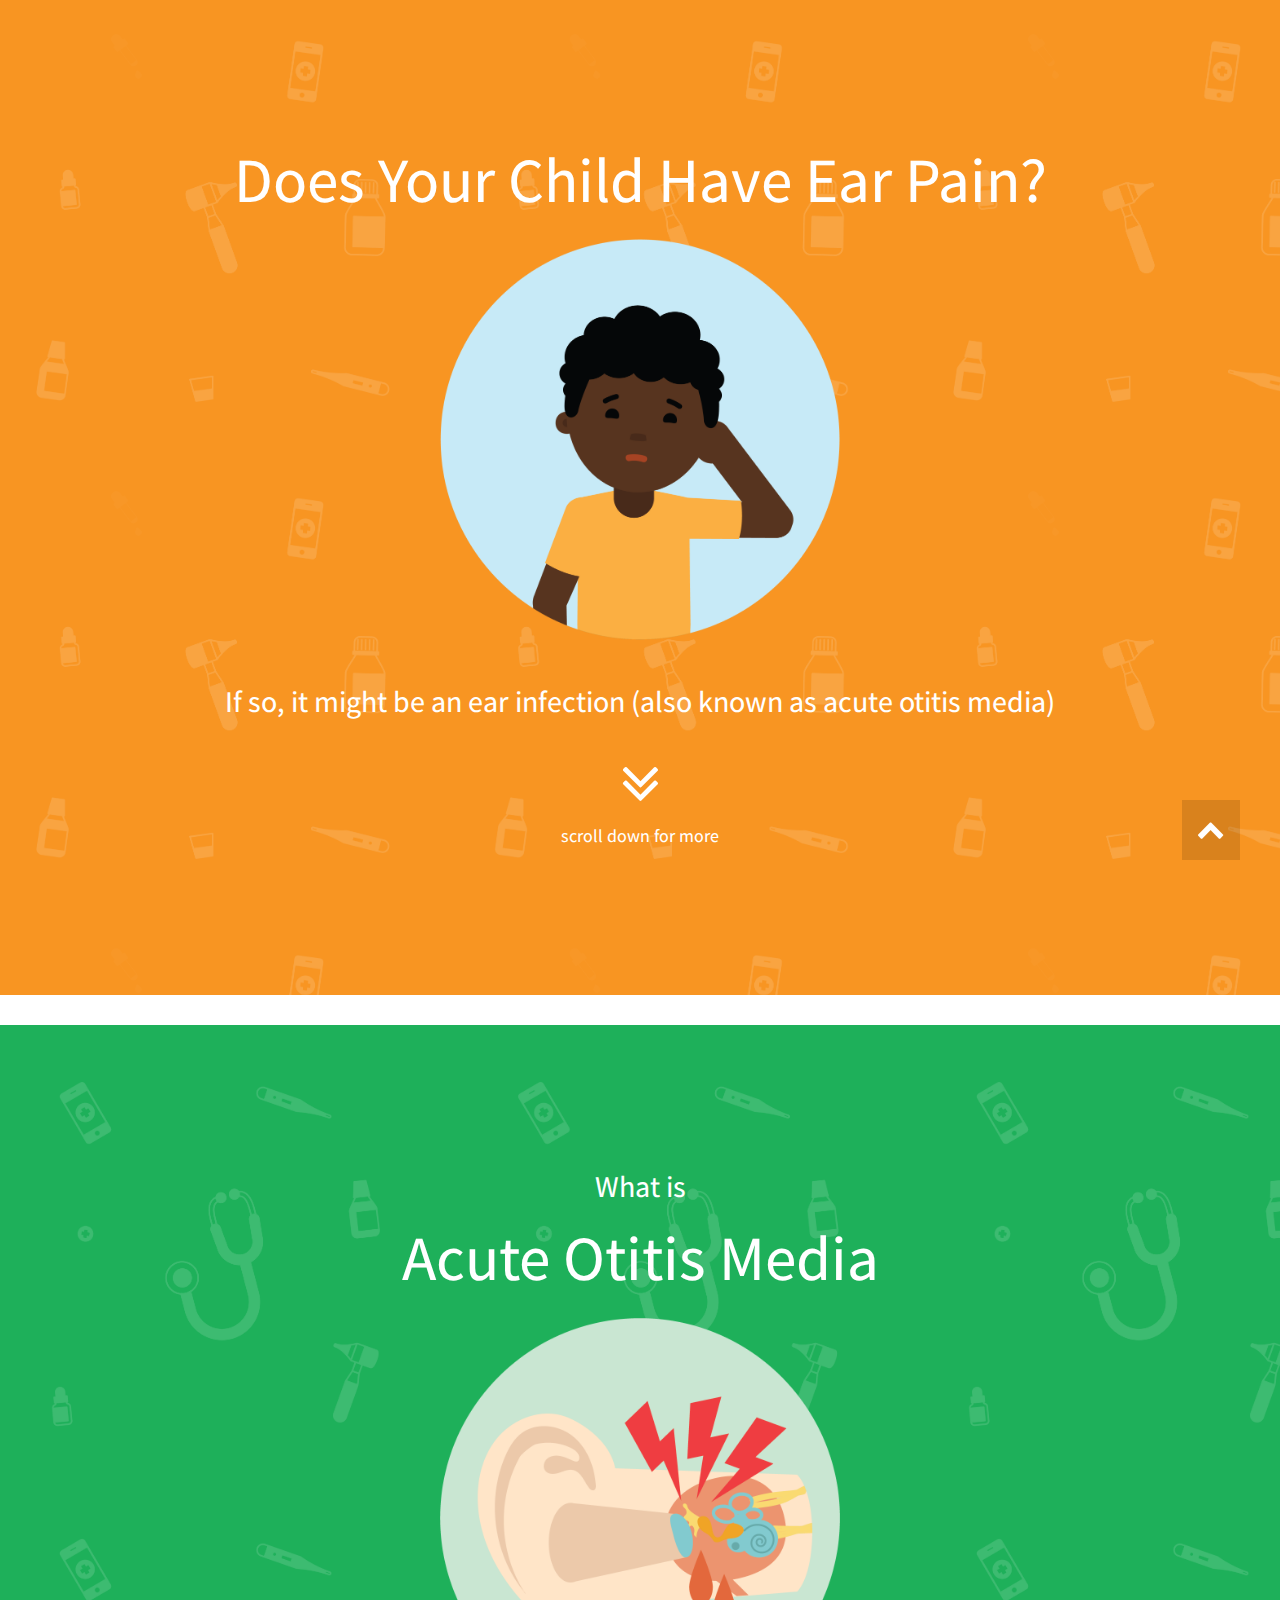
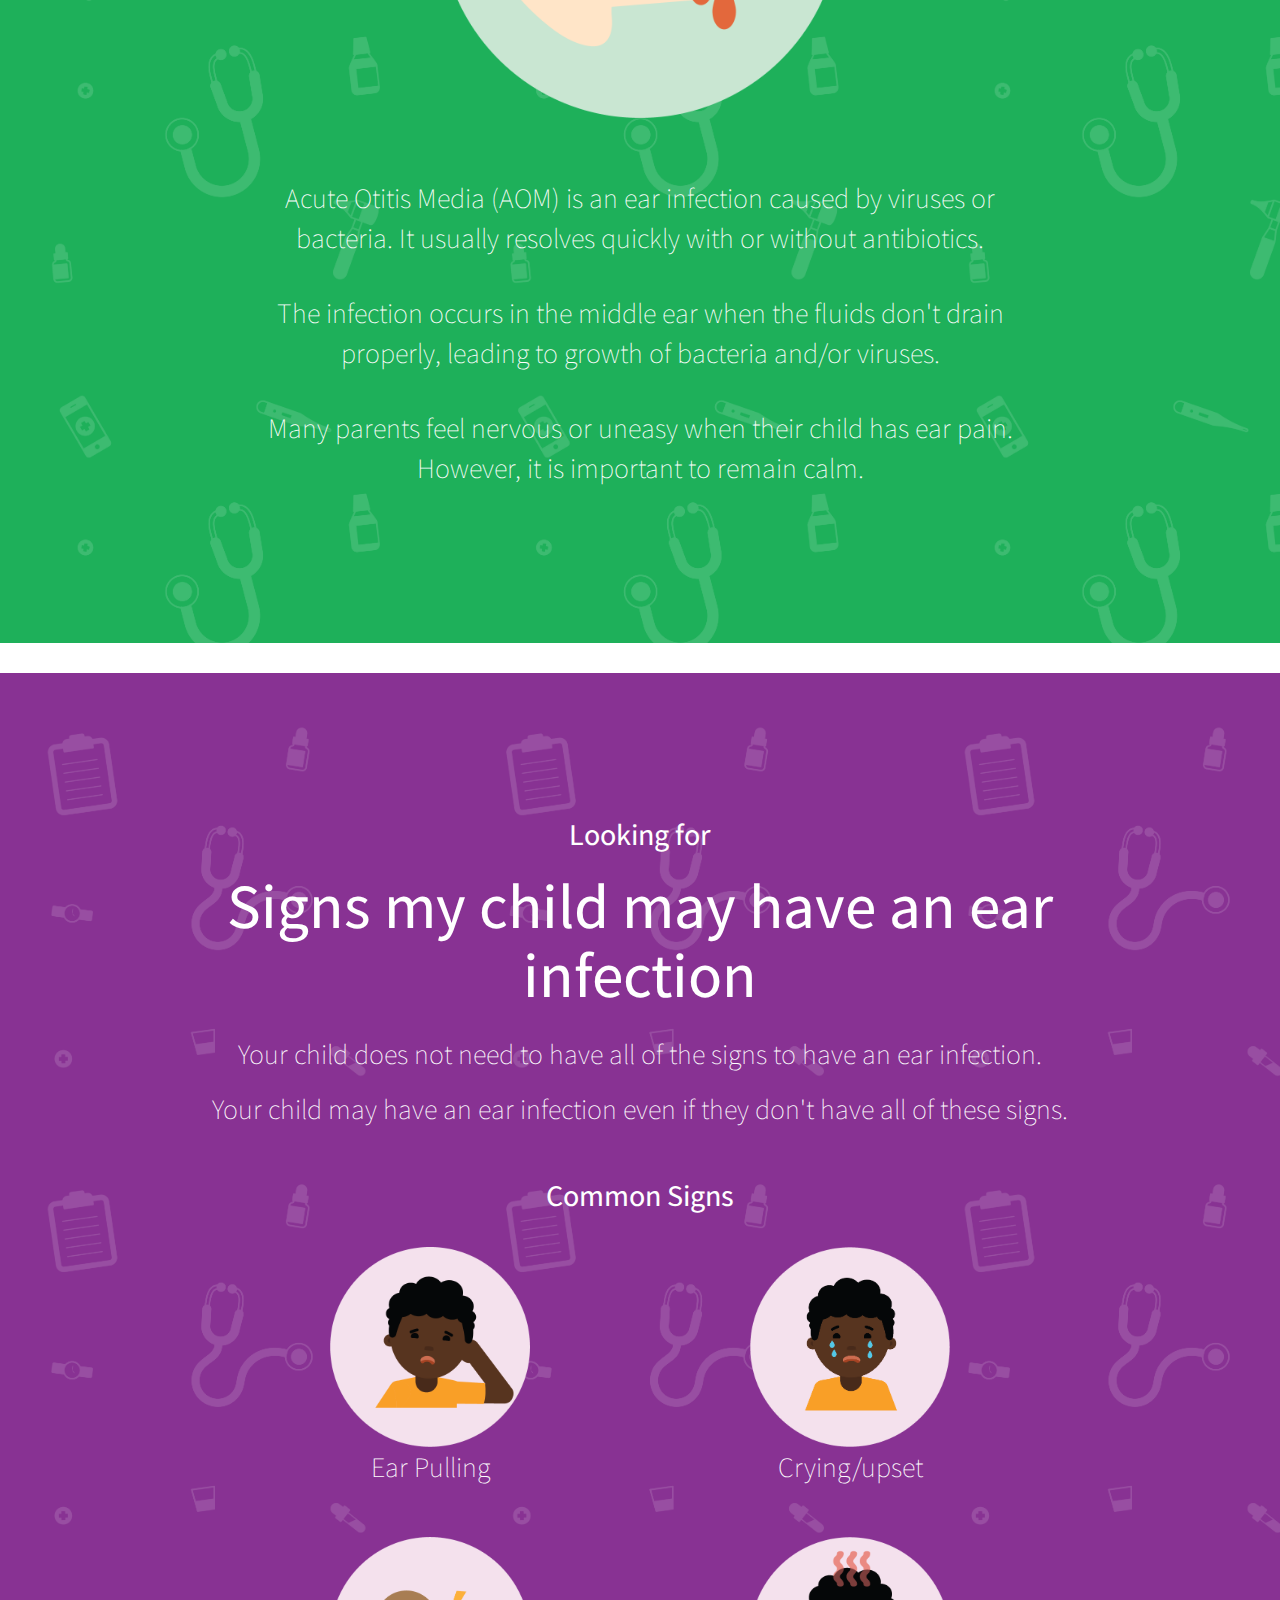
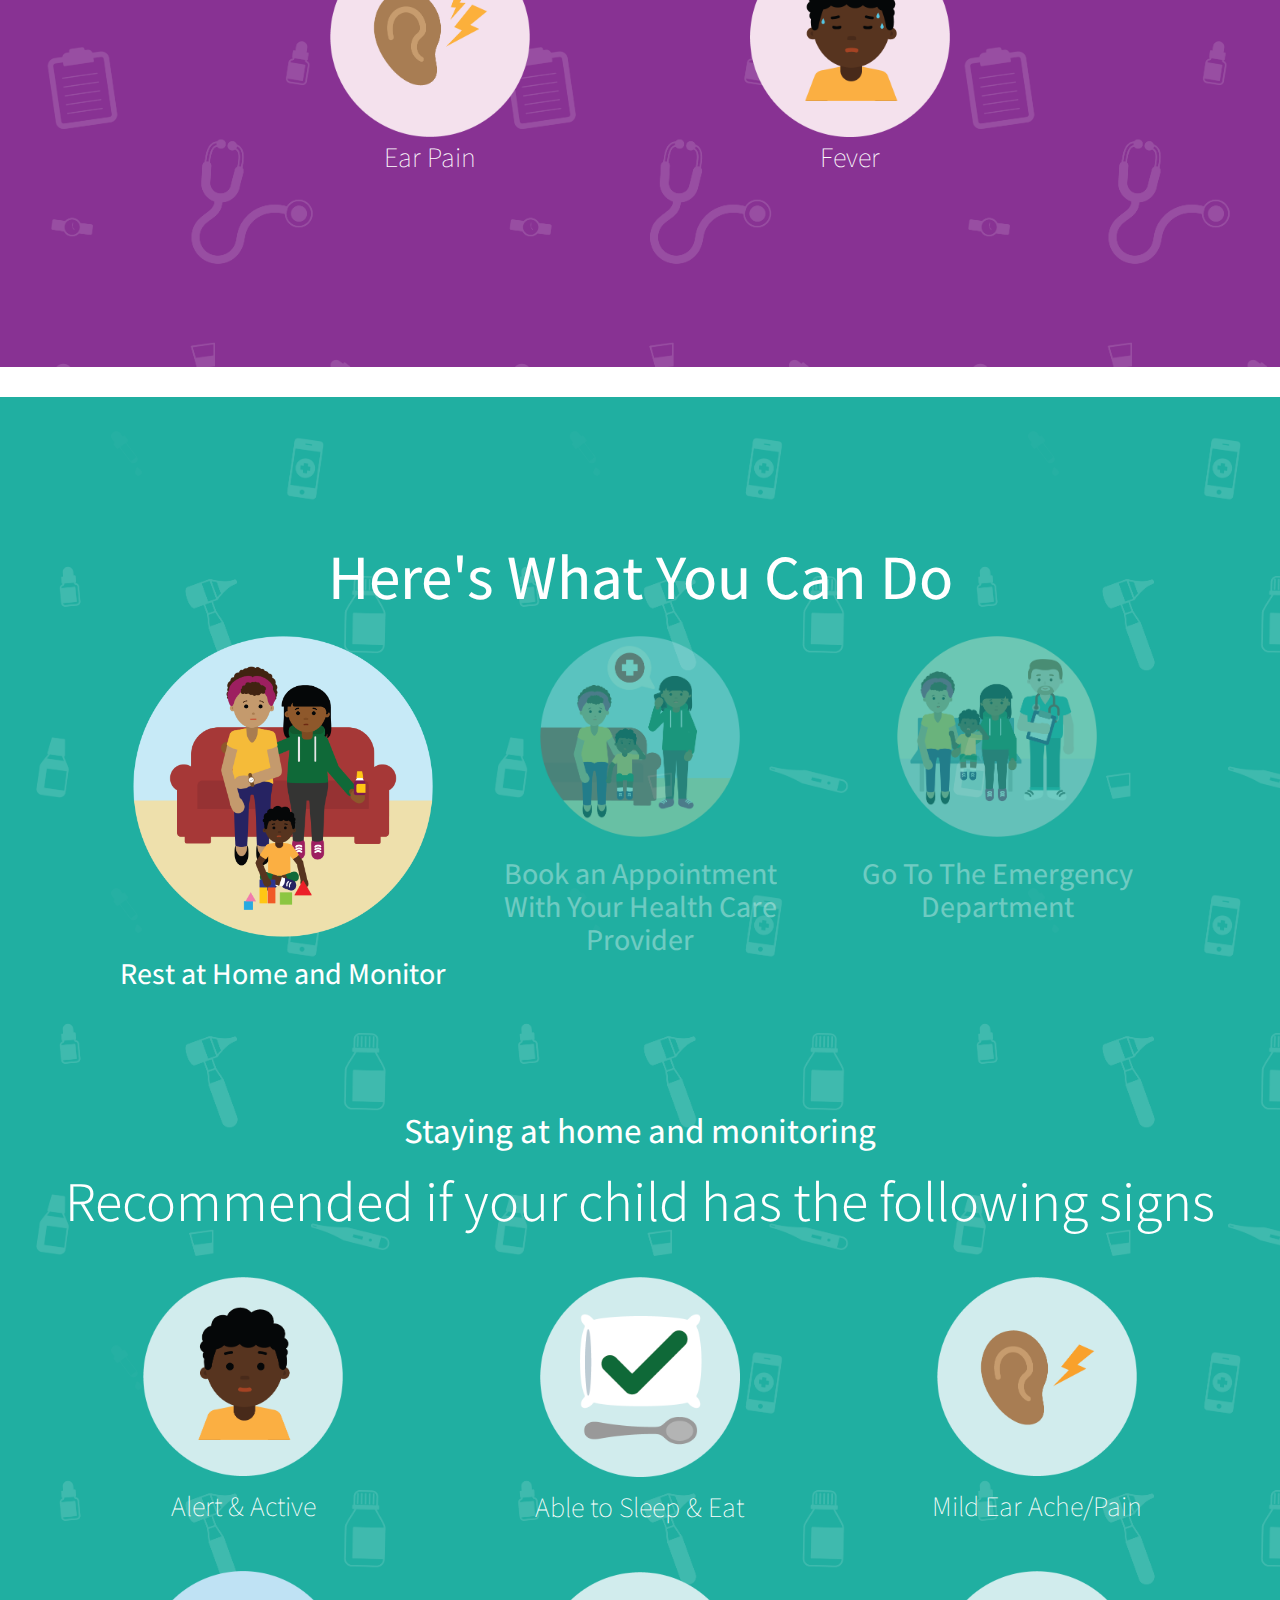
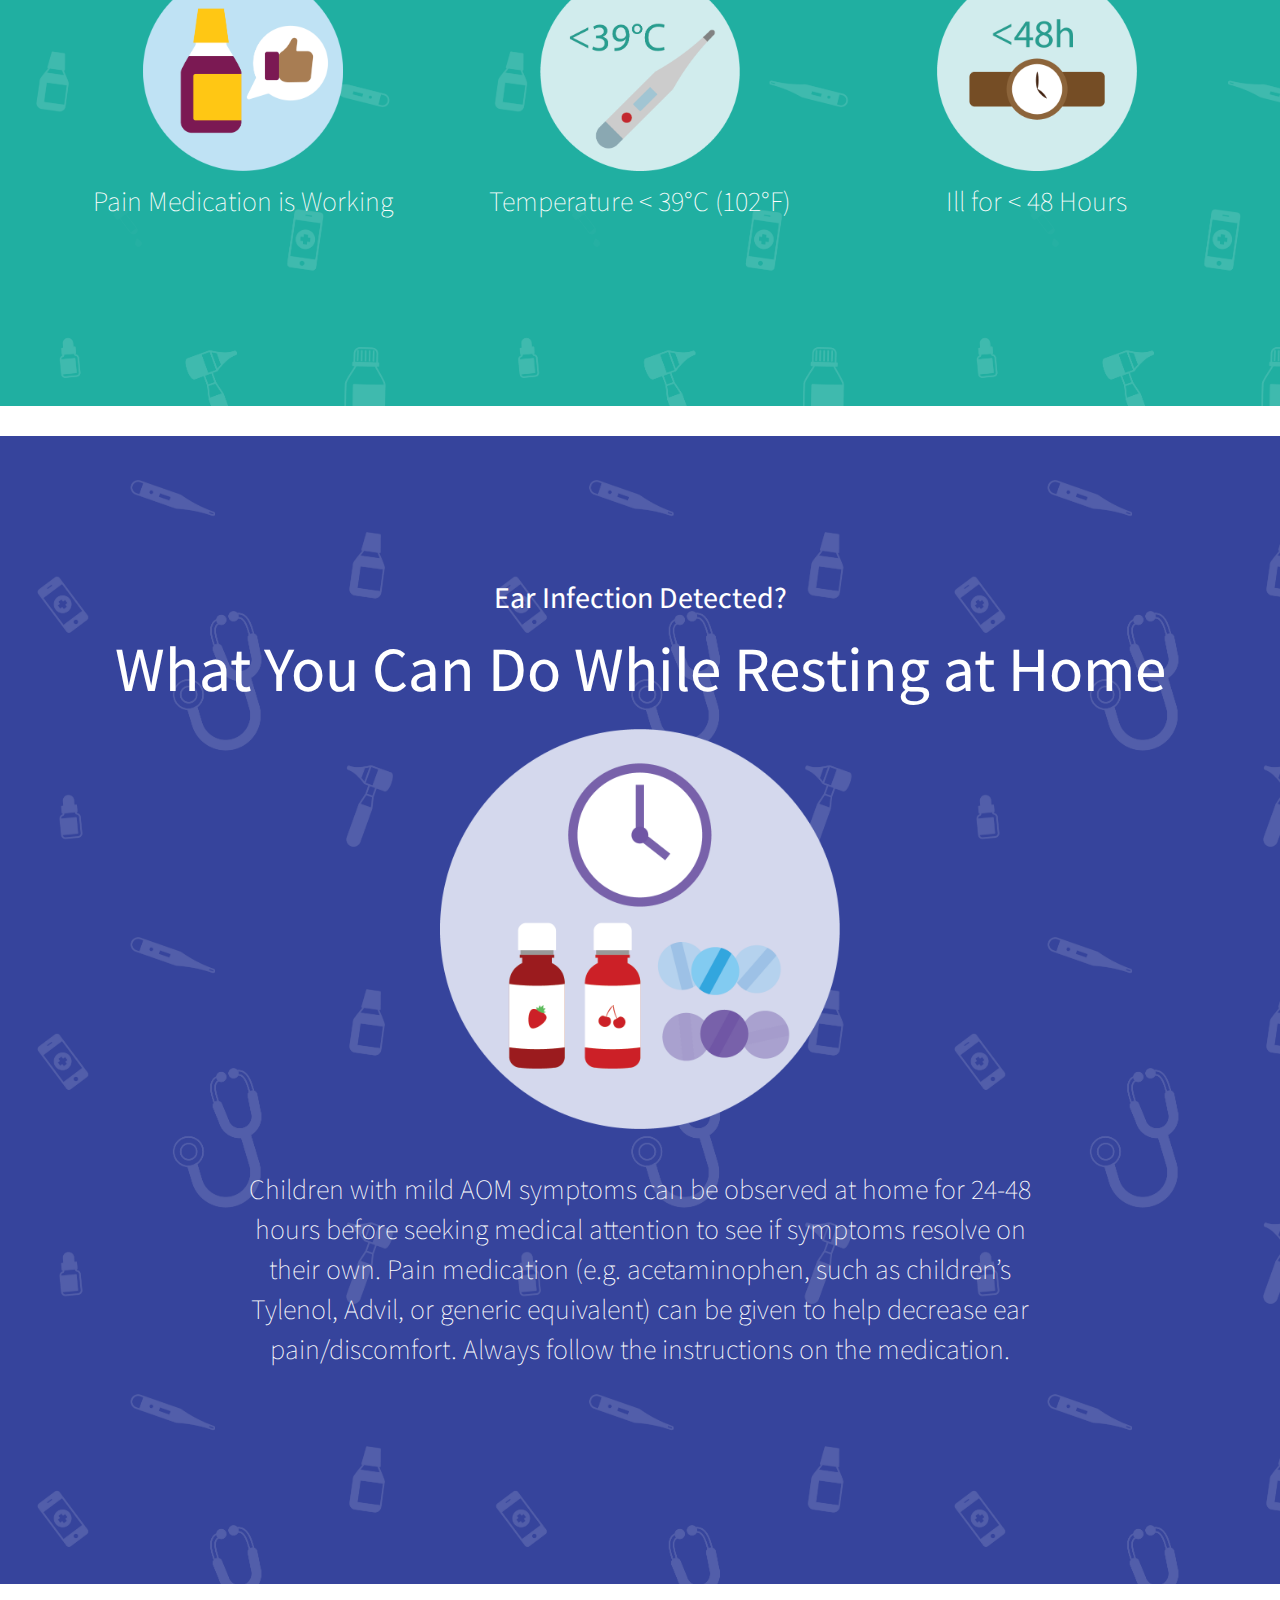
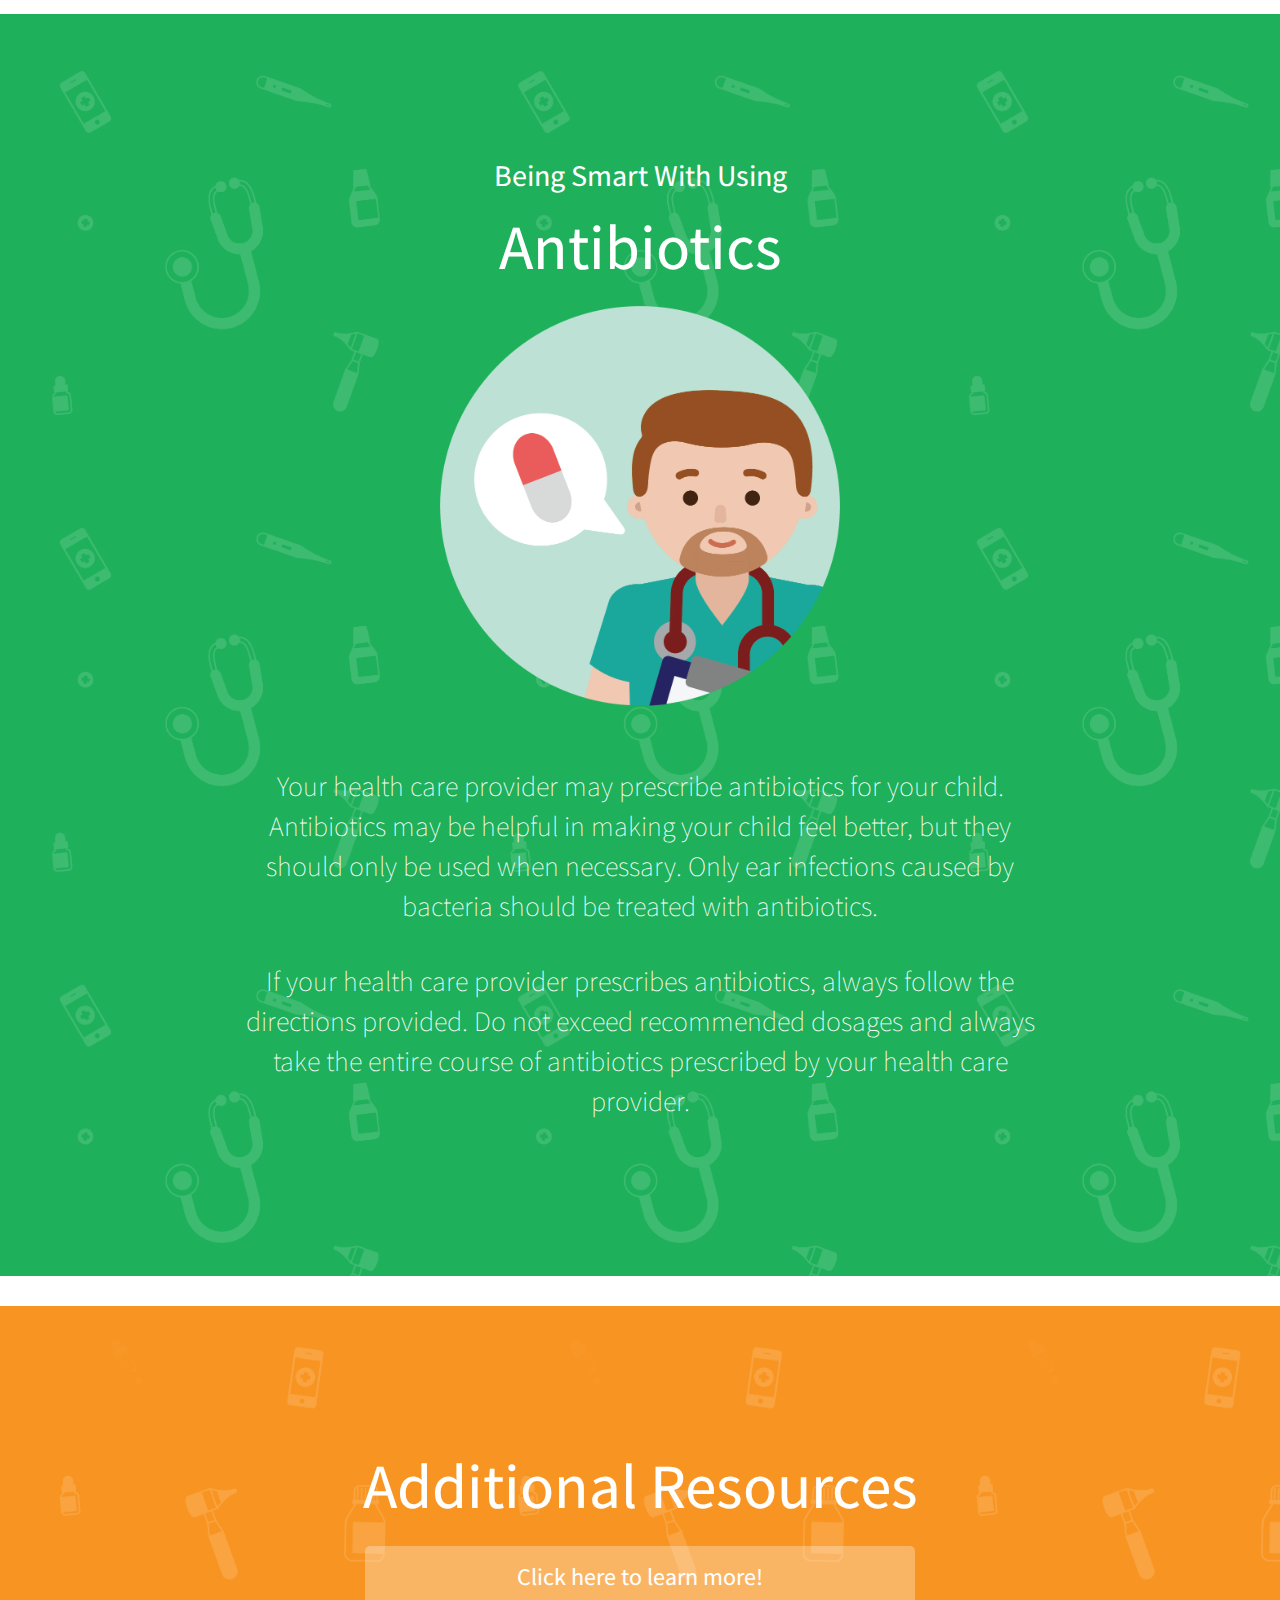
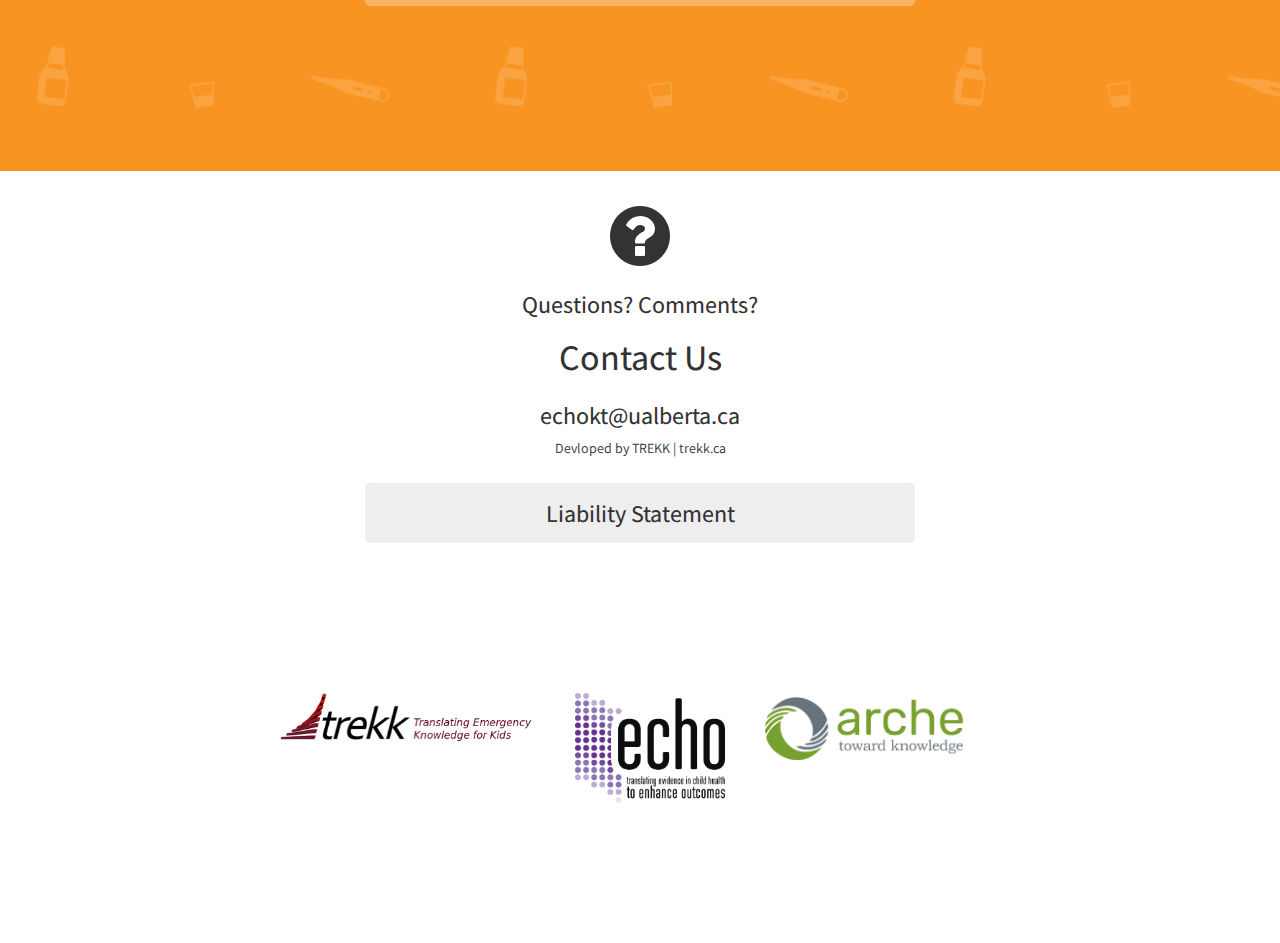
<file: index.html>
<!DOCTYPE html>
<html lang="en-us">

<head>
<meta charset="utf-8">
<meta name="viewport" content="width=device-width, initial-scale=1.0">
<title>Acute Otitis Media Infographic</title>
<link href="https://fonts.googleapis.com/css?family=Assistant:300,400,600,700" rel="stylesheet">
<script src="https://ajax.googleapis.com/ajax/libs/jquery/3.2.1/jquery.min.js"></script>
<script src="https://maxcdn.bootstrapcdn.com/bootstrap/3.3.7/js/bootstrap.min.js"></script>
<link rel="stylesheet" href="https://cdnjs.cloudflare.com/ajax/libs/animate.css/3.5.2/animate.min.css">
<link rel="stylesheet" href="https://maxcdn.bootstrapcdn.com/bootstrap/3.3.7/css/bootstrap.min.css">
<link rel="stylesheet" href="https://maxcdn.bootstrapcdn.com/font-awesome/4.7.0/css/font-awesome.min.css">
<link rel="stylesheet" href="https://use.fontawesome.com/releases/v5.1.0/css/all.css" integrity="sha384-lKuwvrZot6UHsBSfcMvOkWwlCMgc0TaWr+30HWe3a4ltaBwTZhyTEggF5tJv8tbt" crossorigin="anonymous">
<link rel="stylesheet" href="mainStyles.css">
<link rel="stylesheet" href="responsive.css">
<script src="mainScript.js"></script>
</head>

<!--<nav class="navbar navbar-default navbar-fixed-top fullNav">-->
<!--	<div class="container-fluid">-->
<!--	    <ul class="nav navbar-nav">-->
<!--			<li id="navBackToTop" class="mainBtn"><a href="javascript:void(0)">Back to Top</a></li>-->
<!--			<li id="navPainClinics" class="mainBtn"><a href="javascript:void(0)">Pain Clinics</a></li>-->
<!--			<li id="navFindClinics" class="mainBtn"><a href="javascript:void(0)">Find Clinics</a></li> -->
<!--			<li id="navSkillsToCope" class="mainBtn"><a href="javascript:void(0)">Skills to Cope</a></li> -->
<!--			<li id="navOtherTools" class="mainBtn"><a href="javascript:void(0)">Other Tools</a></li> -->
<!--			<li id="navContactUs" class="mainBtn"><a href="javascript:void(0)">Contact Us</a></li> -->
<!--			<li id="mobileNavUpBtn" class="hideMe"><a href="javascript:void(0)"><i class="fa fa-angle-up" aria-hidden="true"></i></a></li>-->
<!--			<li id="mobileNavDownBtn" class="showMe"><a href="javascript:void(0)"><i class="fa fa-angle-down" aria-hidden="true"></i></a></li>-->
<!--		</ul>-->
<!--	</div>-->
<!--</nav>-->




<body>
	
	<!--OVERLAY START-->
	<div class="overlay" id="liability-overlay">
      <div class="text-right">
          <p><i class="fas fa-times-circle overlay-close-btn"></i></p>
      </div>
      <div class="text-center">
		<h1>Liability Statement</h1>
  
		<p>The information contained in this multimedia content (the “Multimedia”) is provided on an “as is” basis and is offered for general information and educational purposes only; it is not offered as and does not constitute professional advice.</p>
		<p>There is no guarantee about the accuracy, applicability, fitness or completeness of the information found in the Multimedia. This information is provided without warranty of any kind, express or implied, including but not limited to fitness for a particular purpose. The TREKK network members, including the University of Alberta, The University of Manitoba, and each of their agents, employees, and students disclaim responsibility to any party for any loss or damage of any kind that may arise directly or indirectly as a result of the use of or reliance on the information contained in the Multimedia.</p>
  
        <div class="row"><a href="javascript:void(0);" class="horizontal-margin-auto"><h2 class="primaryBtn overlay-close-btn">Close</h2></a></div>
      </div>
      
    </div>
    <!--OVERLAY END-->
	
	<div class="mainContainer container text-center" id="intro">
		<div class="row row1 jumbotron lastElement bgOrange">
			<div class="textContent">
				<!--<h5>Let's Be Otitis Media Aware</h5>-->
				<!--<h5 class="hook">u there?</h5>-->
				<h1>Does Your Child Have Ear Pain?</h1>
				<!--<div class="overlay hideMe" id="scrollDown">-->
				<!--	<h1>Scroll Down!</h1>-->
				<!--	<h2>to view more</h2>-->
				<!--</div>-->
				<img src="img/scene_AOM-01.png" class="img-scene">
				<!--<img id="panel_1" src="images/panel_1.png">-->
				<h2>If so, it might be an ear infection (also known as acute otitis media)</h3>
				<!--<a href="javascript:void(0)" id="btnHowDoIKnow"><h3 class="primaryBtn">How do I know if it's an ear infection?</h2></a>-->
				<!--<a href="javascript:void(0)" id="btnWhatShouldIDo"><h3 class="primaryBtn">My child has an ear infection - what should I do?</h2></a>-->
				<i class="fa fa-angle-double-down animated bounce infinite" id="downIcon" aria-hidden="true"></i>
				<h4>scroll down for more</h4>
			</div>
		</div>
	</div>
	
	<div class="mainContainer container text-center" id="learnPage">
		<div class="row row1 jumbotron lastElement learnRow bgGreen">
			<div class="textContent">
				<h2>What is</h2>
				<h1>Acute Otitis Media</h1>
				<img src="img/scene_ear.png" class="img-scene">
				<div class="textBox">
					<p>Acute Otitis Media (AOM) is an ear infection caused by viruses or bacteria. It usually resolves quickly with or without antibiotics.</p>
					<p>The infection occurs in the middle ear when the fluids don't drain properly, leading to growth of bacteria and/or viruses.</p>
					<p>Many parents feel nervous or uneasy when their child has ear pain. However, it is important to remain calm.</p>
				</div>
			</div>
		</div>
		
		<div class="row row2 jumbotron lastElement learnRow bgPurple" id="symptomsSection">
			<div class="textContent">
				<h2>Looking for</h2>
				<h1>Signs my child may have an ear infection</h1>
				<p>Your child does not need to have all of the signs to have an ear infection.</p>
				<p>Your child may have an ear infection even if they don't have all of these signs.</p>
				
				<div class="symptomsContainer">
					<h2>Common Signs</h2>
					<div class="col-sm-6">
						<ul>
							<li><img src=img/icon/earPull.png><p>Ear Pulling</p></li>
							<li><img src=img/icon/earPain.png><p>Ear Pain</p></li>
						</ul>
					</div>
					<div class="col-sm-6">
						<ul>
							<li><img src=img/icon/crying.png><p>Crying/upset</p></li>
							<!--<video src="img/icon/icon_crying.png" autoplay loop>-->
							<li><img src=img/icon/fever.png><p>Fever</p></li>
						</ul>
					</div>
				</div>
			</div>
		</div>
		
		
	<!--<div class="mainContainer container text-center" id="actionPage">-->
		<div class="row jumbotron lastElement actionRow bgGreenLight" id="actionList">
			<div class="textContent">

				<h1>Here's What You Can Do</h1>

				<div class="optionsContainer">
						<a href="javascript:void(0)" id="btnMonitor" class="setActionBtns initialSelected">
							<div class="col-xs-4">
								<img src="img/scene_home-01.png" class="img-scene-md sceneImg selected regular">
								<img src="img/icon/icon_home.png" class="img-scene-md sceneImg selected mobile">
								<h2 class="actionOption">Rest at Home and Monitor</h2>
								<!--<img src="img/scene_ER-01.png" class="img-scene-md sceneImg">-->
								<!--<h2>Go To The Emergency Room</h2>-->
							</div>
						</a>
						
						<a href="javascript:void(0)" id="btnAppointment" class="setActionBtns initialNotSelected">
							<div class="col-xs-4">
								<img src="img/scene_appointment-01.png" class="img-scene-md sceneImg notSelected regular">
								<img src="img/icon/icon_appointment.png" class="img-scene-md sceneImg mobile">
								<h2 class="actionOption">Book an Appointment With Your Health Care Provider</h2>
							</div>
						</a>
						
						<a href="javascript:void(0)" id="btnER" class="setActionBtns initialNotSelected">
							<div class="col-xs-4">
								<img src="img/scene_ER-01.png" class="img-scene-md sceneImg notSelected regular">
								<img src="img/icon/icon_er.png" class="img-scene-md sceneImg mobile">
								<h2 class="actionOption">Go To The Emergency Department</h2>
								<!--<img src="img/scene_home-01.png" class="img-scene-md sceneImg">-->
								<!--<h2>Rest at Home and Monitor</h2>-->
							</div>
						</a>
				</div>

			</div>
			
			<div id="contentMonitor" class="setActionContent">
				<h3>Staying at home and monitoring</h3>
				<h2>Recommended if your child has the following signs</h2>
				<div class="col-sm-4">
					<ul>
						<li><img src=img/icon/chrHappy.png><p>Alert &amp; Active</p></li>
						<li><img src=img/icon/medicineYes.png><p>Pain Medication is Working</p></li>
					</ul>
				</div>
				<div class="col-sm-4">
					<ul>
						<li><img src=img/icon/sleepEatYes.png><p>Able to Sleep &amp; Eat</p></li>
						<li><img src=img/icon/lessThan39.png><p>Temperature &lt; 39°C (102°F)</p></li>
					</ul>
				</div>
				<div class="col-sm-4">
					<ul>
						<li><img src=img/icon/painLow.png><p>Mild Ear Ache/Pain</p></li>
						<li><img src=img/icon/lessThan48.png><p>Ill for < 48 Hours</p></li>
					</ul>
				</div>
			</div>
			
			
			<div id="contentAppointment" class="hideMe setActionContent">
				<h3>Making an appointment with your health care provider</h3>
				<h2>Recommended if your child has the following signs</h2>
				<div class="col-sm-4">
					<ul>
						<li><img src=img/icon/chrSad.png><p>Child is Upset or Can't Settle</p></li>
						<li><img src=img/icon/medicineNo.png><p>Pain Medication isn't working</p></li>
					</ul>						
				</div>
				<div class="col-sm-4">
					<ul>
						<li><img src=img/icon/sleepEatNo.png><p>Unable to Sleep or Eat</p></li>
						<li><img src=img/icon/moreThan39.png><p>Temperature > 39°C (102°F)</p></li>
					</ul>
				</div>
				<div class="col-sm-4">
					<ul>
						<li><img src=img/icon/painHigh.png><p>Severe Ear Ache/Pain</p></li>
						<li><img src=img/icon/moreThan48.png><p>Ill for > 48 Hours</p></li>
					</ul>
				</div>
			</div>
			
			
			<div id="contentER" class="hideMe setActionContent">
				<h3>Visiting the emergency department</h3>
				<h2>Recommended if your child has the following signs</h2>
				<ul>
					<li><img src=img/icon/rupture.png><p>Fluid Leaking From Ear</p></li>
					<li><img src=img/icon/seizure.png><p>Febrile Seizure Occurs</p></li>
					<!--change this image to something else soon-->
				</ul>
			</div>
			
		</div>
	<!--</div>-->
		
		
		<div class="row row3 jumbotron lastElement learnRow bgBlue" id="howToManage">
			<div class="textContent">
				<h2>Ear Infection Detected?</h2>
				<!--<h1>How to Manage</h1>-->
				<h1>What You Can Do While Resting at Home</h1>
				<!--<h3>Mild Symptoms</h3>-->
				<img src="img/scene_monitor.png" class="img-scene">
				<div class="textBox">
					<p>Children with mild AOM symptoms can be observed at home for 24-48 hours before seeking medical attention to see if symptoms resolve on their own. Pain medication (e.g. acetaminophen, such as children’s Tylenol, Advil, or generic equivalent) can be given to help decrease ear pain/discomfort. Always follow the instructions on the medication.</p>
				</div>
				
				<!--<h3>Moderate to Severe Symptoms</h3>-->
				<!--<img src="img/scene_doctorThings.png" class="img-scene">-->
				<!--<div class="textBox">-->
				<!--	<p>Seek medical attention as the child should only be treated with antibiotics to prevent complications.</p>	-->
				<!--</div>-->
				
			</div>
		</div>
		
		<div class="row row3 jumbotron lastElement learnRow bgGreen" id="antibioticsSection">
			<div class="textContent">
				<h2>Being Smart With Using</h2>
				<h1>Antibiotics</h1>
				<img src="img/scene_antibiotics.png" class="img-scene">
				<div class="textBox">
					<p>Your health care provider may prescribe antibiotics for your child. Antibiotics may be helpful in making your child feel better, but they should only be used when necessary. Only ear infections caused by bacteria should be treated with antibiotics.</p>
					<p>If your health care provider prescribes antibiotics, always follow the directions provided. Do not exceed recommended dosages and always take the entire course of antibiotics prescribed by your health care provider.</p>
				</div>
			</div>
		</div>
		
		<div class="row row3 jumbotron lastElement learnRow bgOrange">
			<div class="textContent">
				<h1>Additional Resources</h1>
				<!--<a href="javascript:void(0)" id="btnWhatNow"><h3 class="primaryBtn">Yes, what now?</h2></a>-->
				<a href="http://www.echokt.ca/about/useful-links/" id="btnLearnMore" target="_blank"><h3 class="primaryBtn">Click here to learn more!</h3></a>
			</div>
		</div>
	</div>
	
	
</body>

<div class="overlay" id="backToTop">
	<i class="fa fa-chevron-up" aria-hidden="true"></i>
</div>



<footer class="text-center md-space" id="rowContacts">
	
	<i class="fa fa-question-circle fa-5x"></i><h3>Questions? Comments?</h3>
	<h1>Contact Us</h1>
	<h3>echokt@ualberta.ca</h3>
	<p>Devloped by TREKK | trekk.ca</p>
	<!--<p>v_rA 0.85</p>-->
	
	<div class="textContent">
		<a href="javascript:void(0);" id="liability-statement-btn"><h3 class="primaryBtn">Liability Statement</h3></a>
	</div>
	
	<div class="row">
        <ul class="horizontal-list-tablet vertical-list logo-list">
          <li>
            <img src="img/logo/TREKK logo.png" alt="TREKK logo" class="logo" id="logo-trekk">
          </li>
          <li>
            <img src="img/logo/ECHO logo.png" alt="ECHO logo" class="logo" id="logo-echo">
          </li>
          <li>
            <img src="img/logo/ARCHE logo.png" alt="ARCHE logo" class="logo" id="logo-arche">
          </li>
        </ul>
    </div>
    
</footer>
</html>
</file>
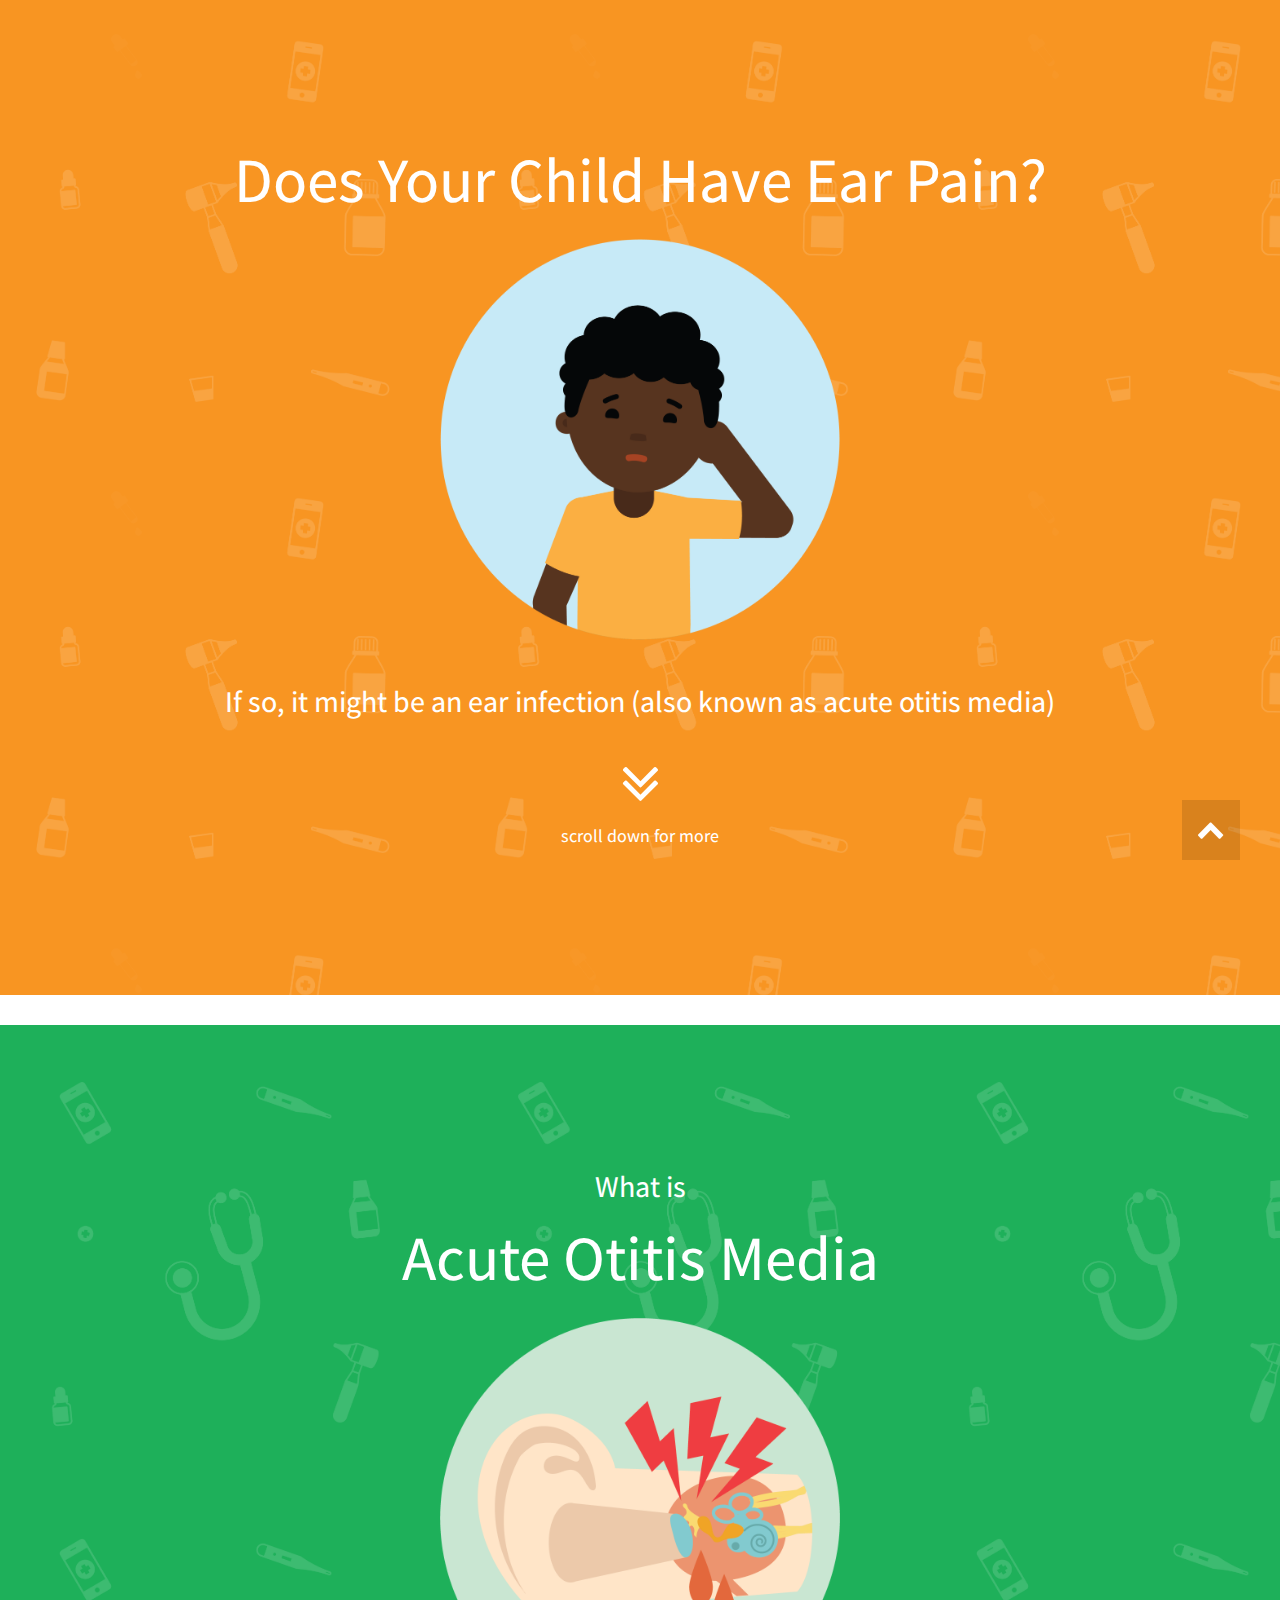
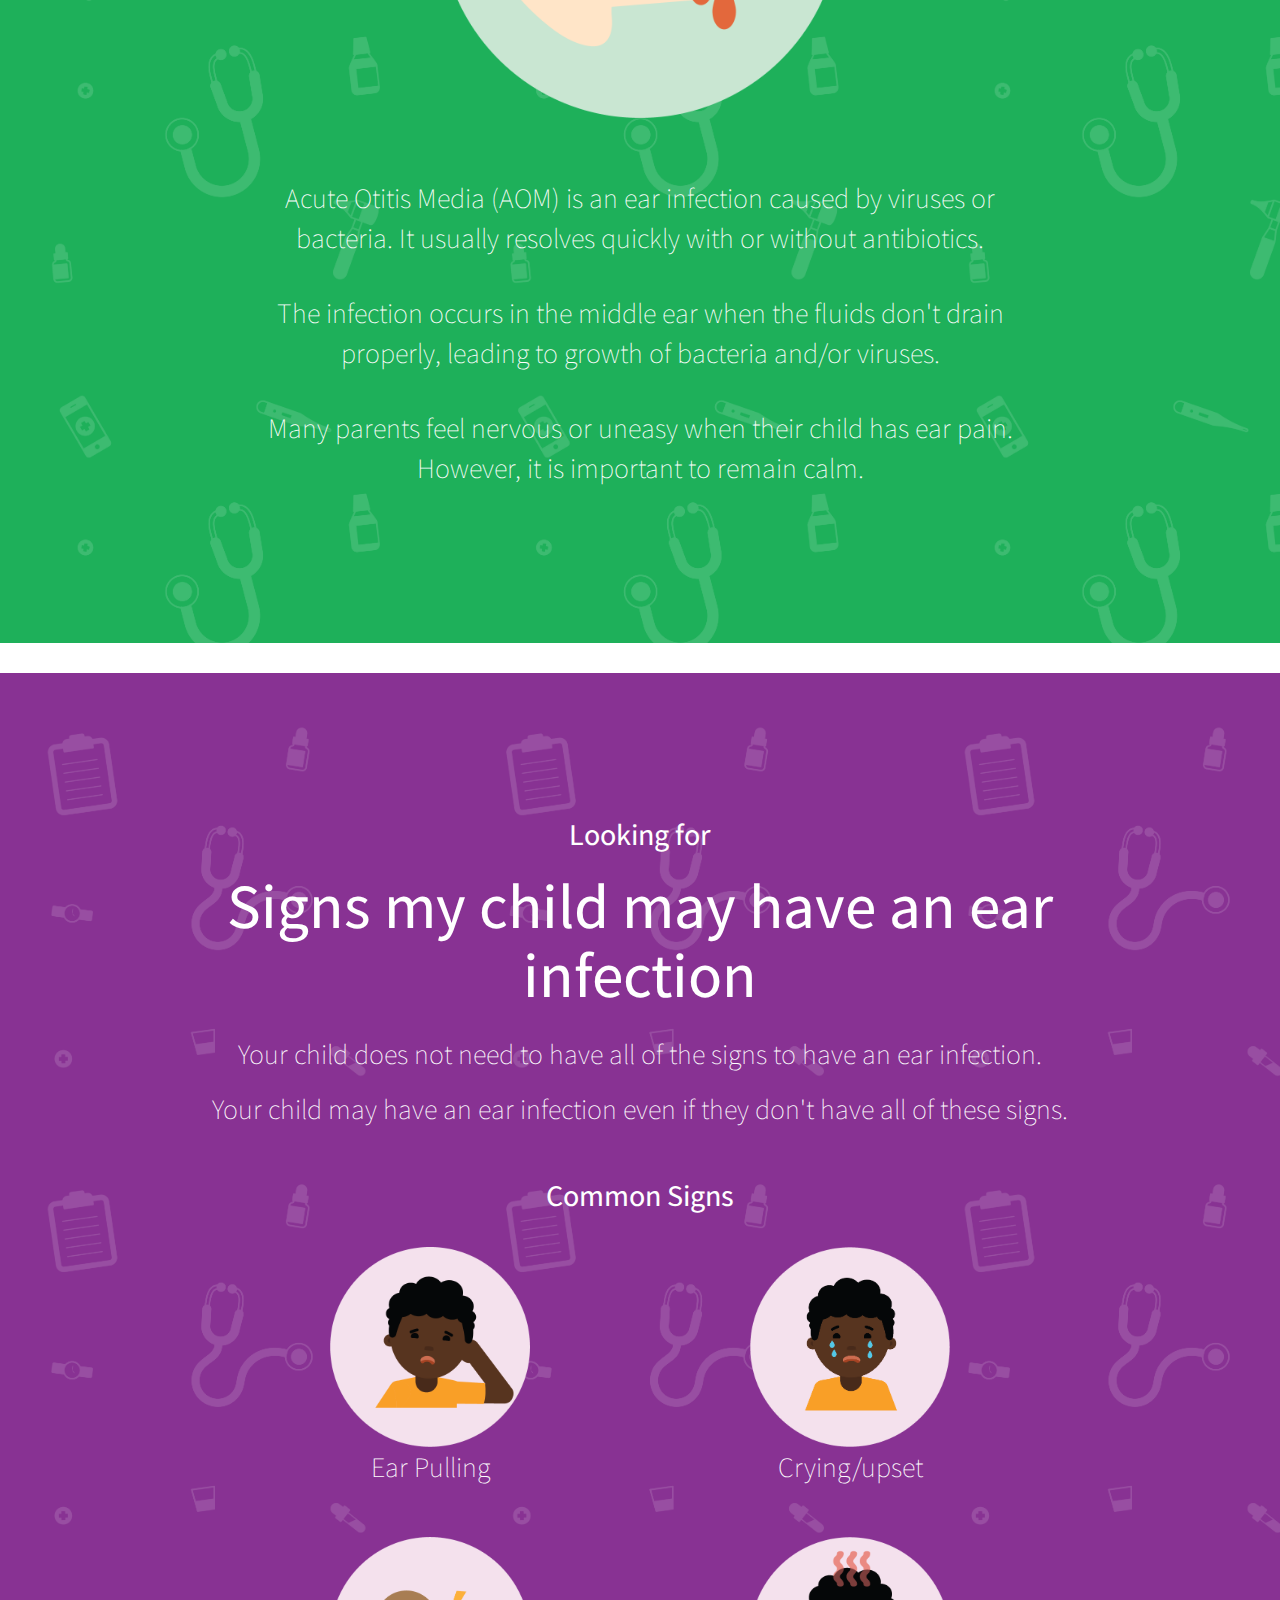
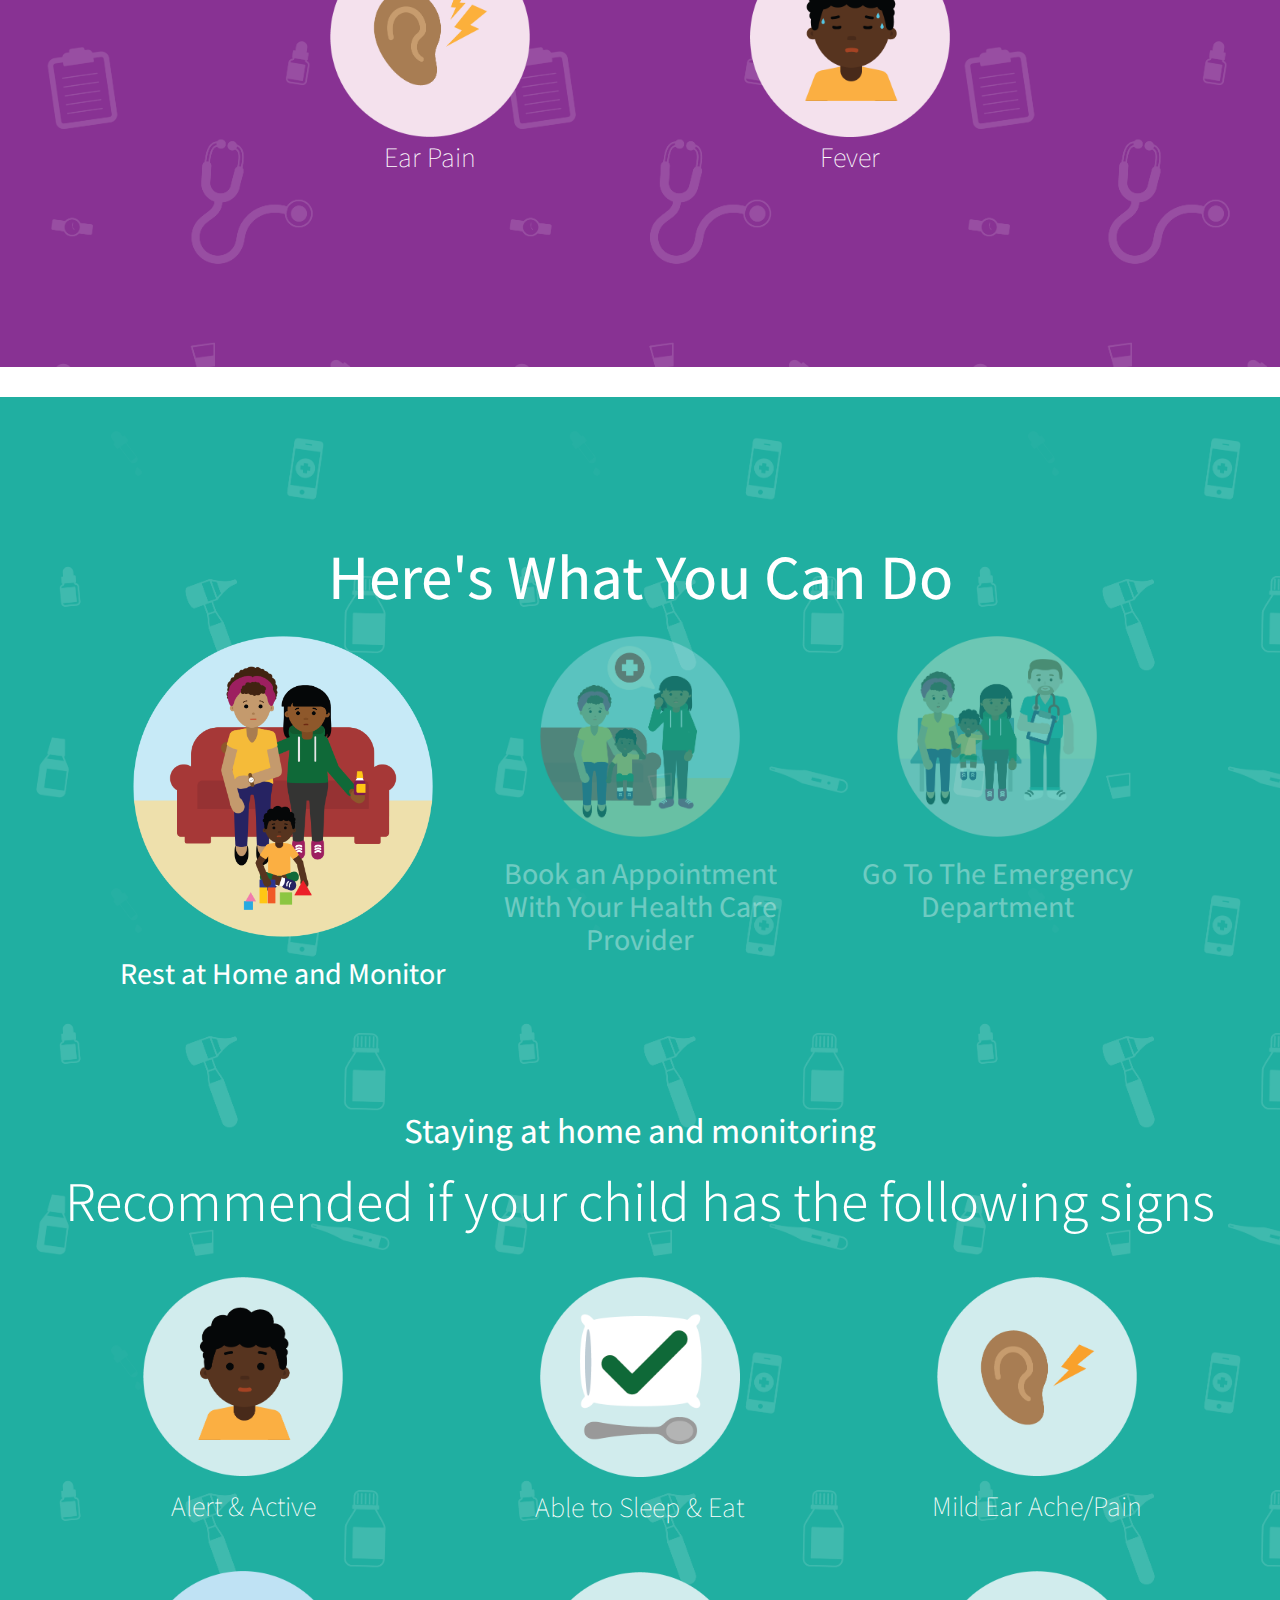
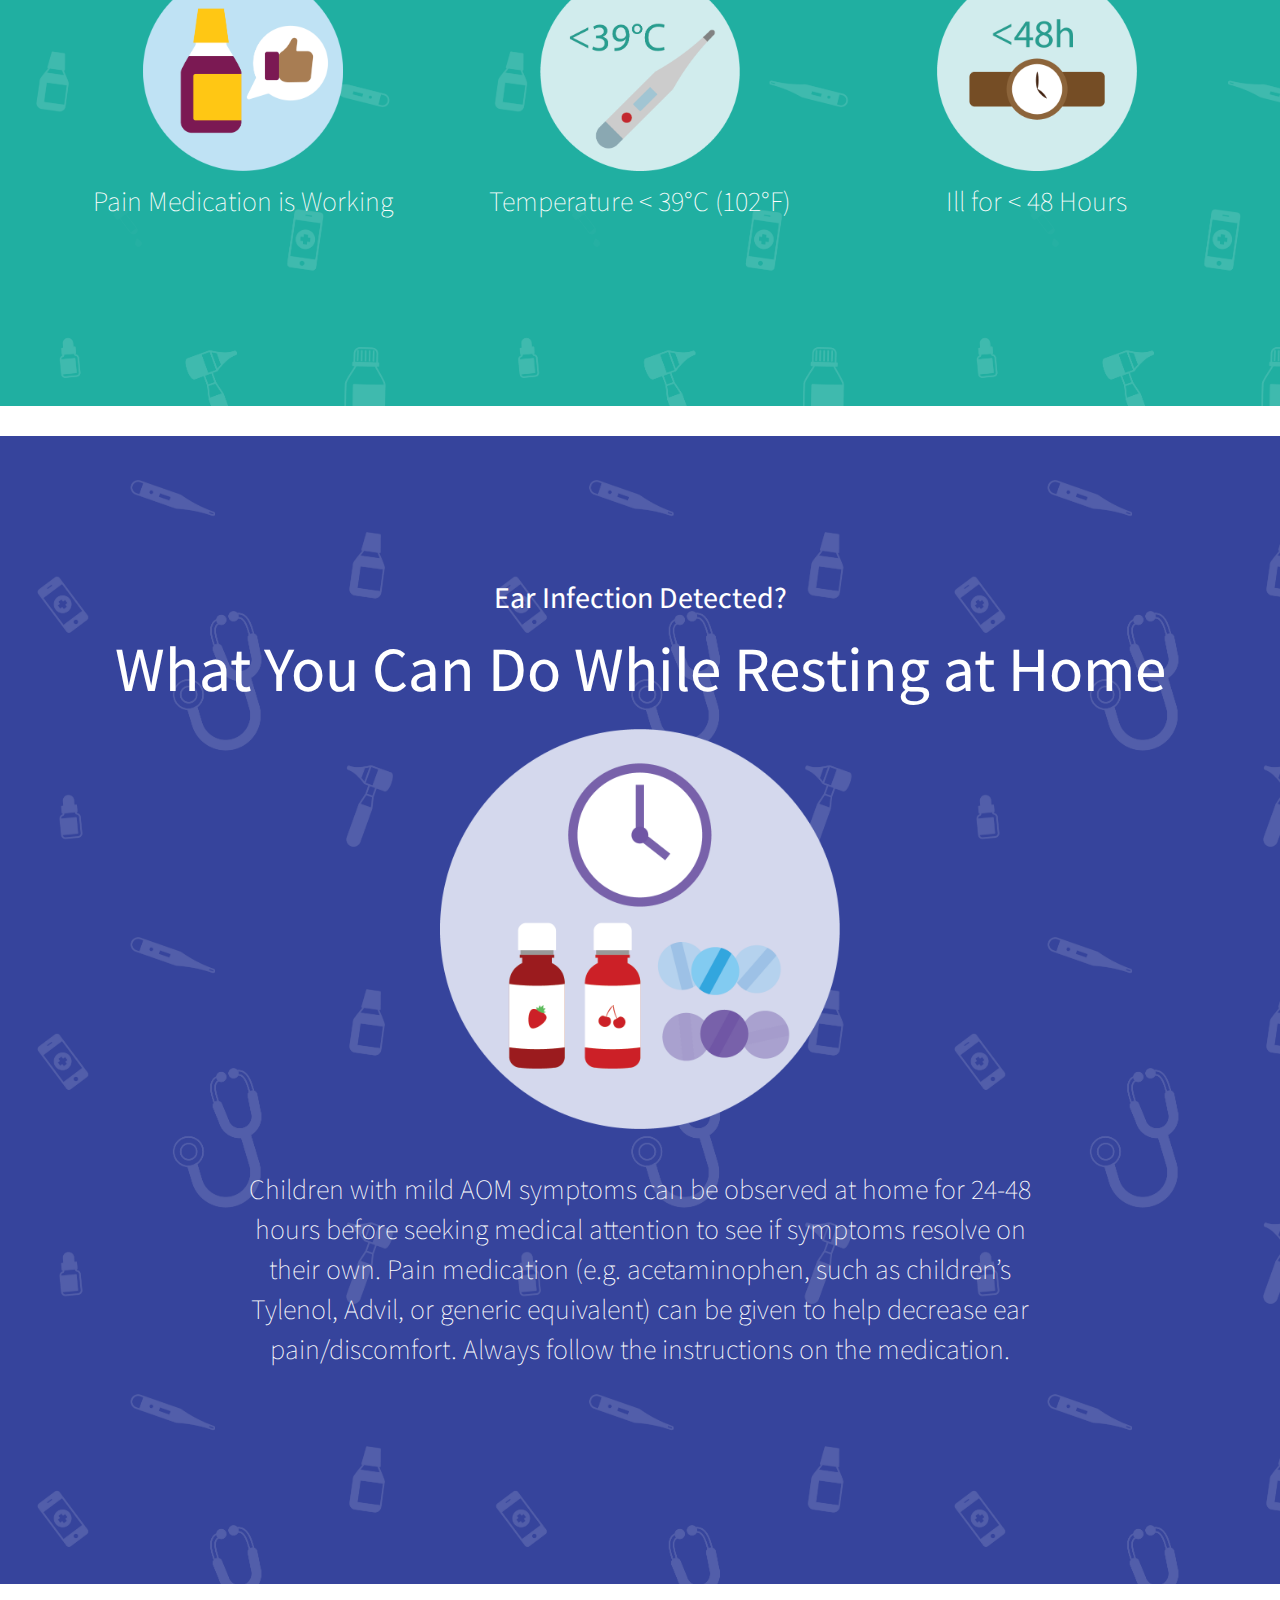
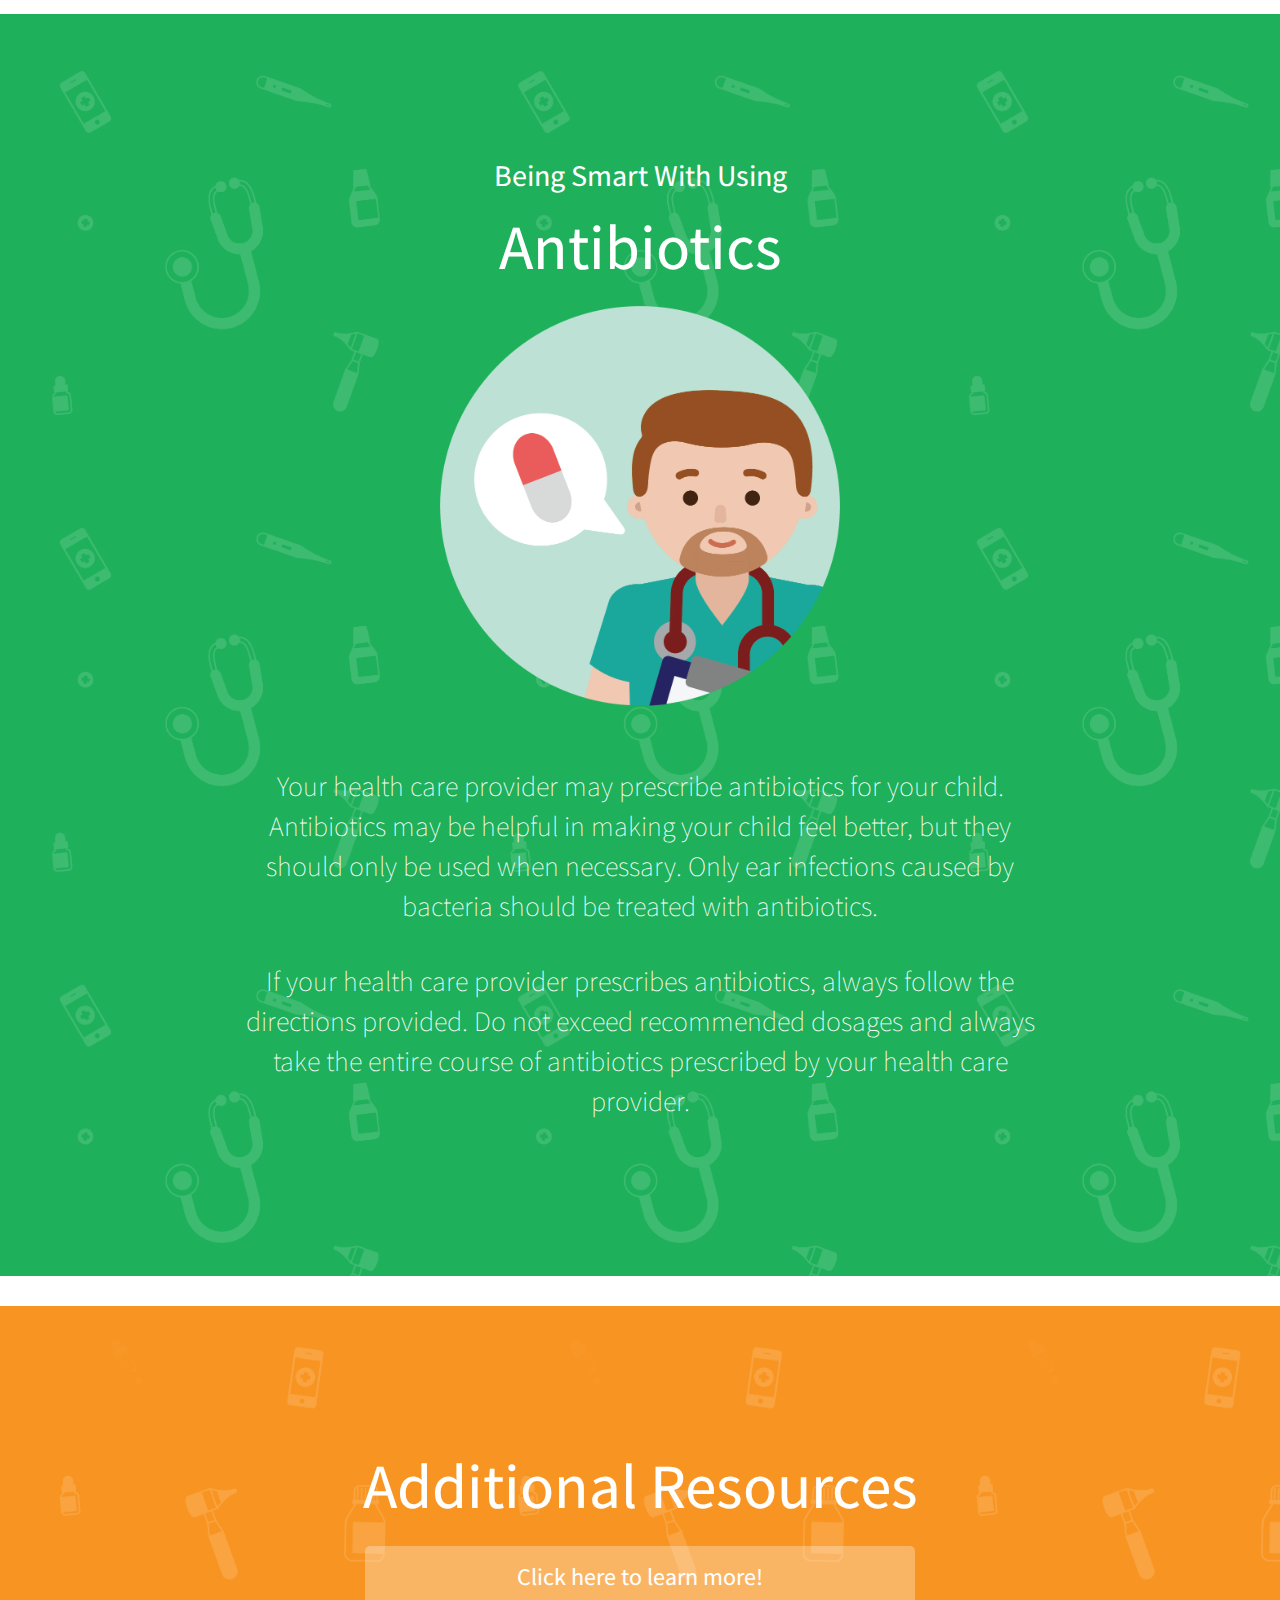
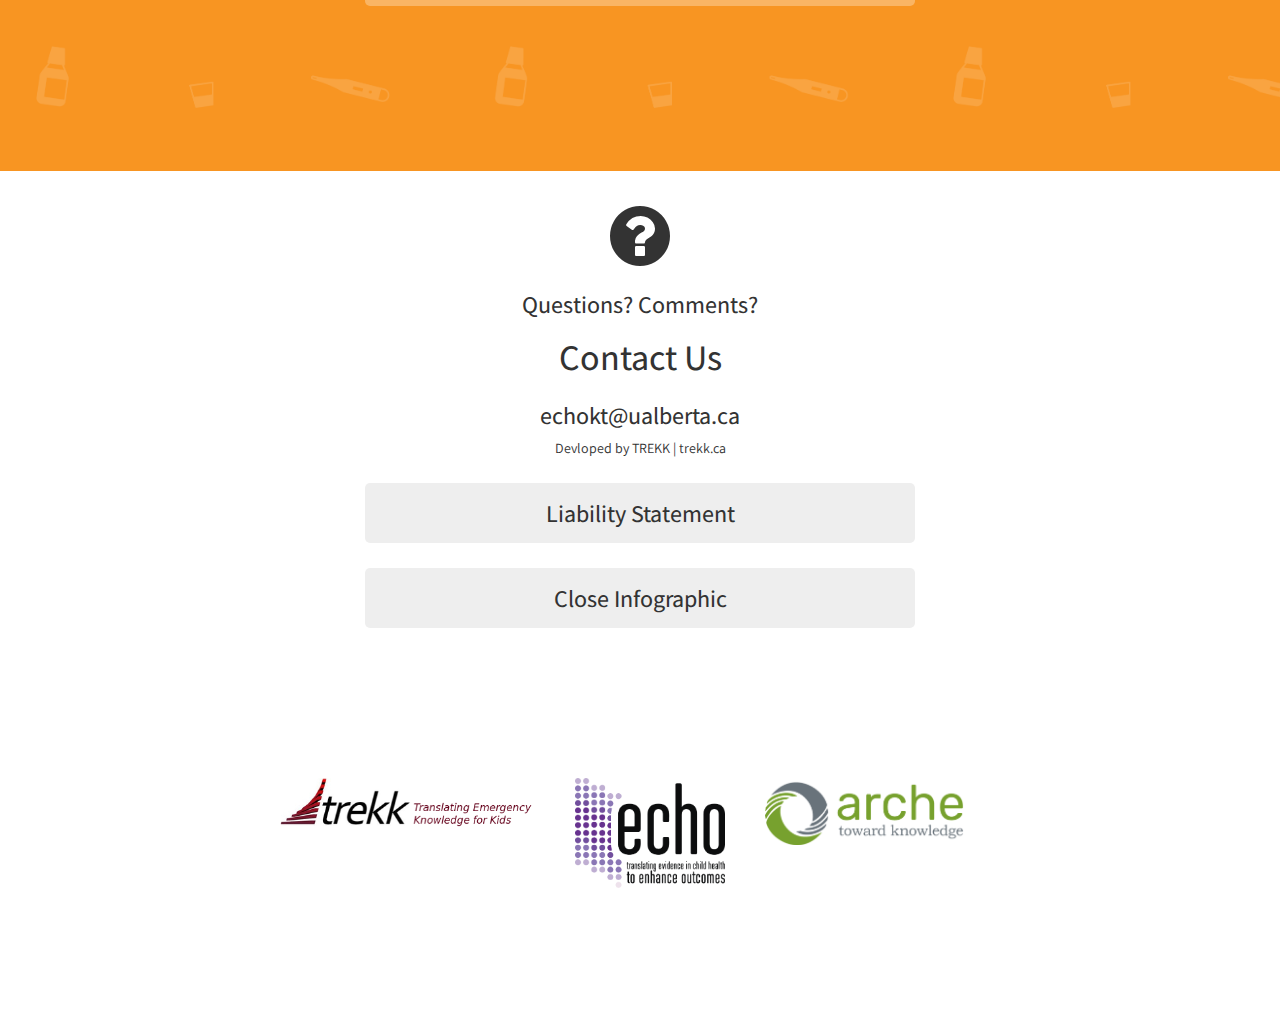
<file: index(survey).html>
<!DOCTYPE html>
<html lang="en-us">

<head>
<meta charset="utf-8">
<meta name="viewport" content="width=device-width, initial-scale=1.0">
<title>Acute Otitis Media Infographic</title>
<link href="https://fonts.googleapis.com/css?family=Assistant:300,400,600,700" rel="stylesheet">
<script src="https://ajax.googleapis.com/ajax/libs/jquery/3.2.1/jquery.min.js"></script>
<script src="https://maxcdn.bootstrapcdn.com/bootstrap/3.3.7/js/bootstrap.min.js"></script>
<link rel="stylesheet" href="https://cdnjs.cloudflare.com/ajax/libs/animate.css/3.5.2/animate.min.css">
<link rel="stylesheet" href="https://maxcdn.bootstrapcdn.com/bootstrap/3.3.7/css/bootstrap.min.css">
<link rel="stylesheet" href="https://maxcdn.bootstrapcdn.com/font-awesome/4.7.0/css/font-awesome.min.css">
<link rel="stylesheet" href="https://use.fontawesome.com/releases/v5.1.0/css/all.css" integrity="sha384-lKuwvrZot6UHsBSfcMvOkWwlCMgc0TaWr+30HWe3a4ltaBwTZhyTEggF5tJv8tbt" crossorigin="anonymous">
<link rel="stylesheet" href="mainStyles.css">
<link rel="stylesheet" href="responsive.css">
<script language="javascript" type="text/javascript">
function windowClose() {
window.open('','_parent','');
window.close();
}
</script>
<script src="mainScript.js"></script>
</head>

<!--<nav class="navbar navbar-default navbar-fixed-top fullNav">-->
<!--	<div class="container-fluid">-->
<!--	    <ul class="nav navbar-nav">-->
<!--			<li id="navBackToTop" class="mainBtn"><a href="javascript:void(0)">Back to Top</a></li>-->
<!--			<li id="navPainClinics" class="mainBtn"><a href="javascript:void(0)">Pain Clinics</a></li>-->
<!--			<li id="navFindClinics" class="mainBtn"><a href="javascript:void(0)">Find Clinics</a></li> -->
<!--			<li id="navSkillsToCope" class="mainBtn"><a href="javascript:void(0)">Skills to Cope</a></li> -->
<!--			<li id="navOtherTools" class="mainBtn"><a href="javascript:void(0)">Other Tools</a></li> -->
<!--			<li id="navContactUs" class="mainBtn"><a href="javascript:void(0)">Contact Us</a></li> -->
<!--			<li id="mobileNavUpBtn" class="hideMe"><a href="javascript:void(0)"><i class="fa fa-angle-up" aria-hidden="true"></i></a></li>-->
<!--			<li id="mobileNavDownBtn" class="showMe"><a href="javascript:void(0)"><i class="fa fa-angle-down" aria-hidden="true"></i></a></li>-->
<!--		</ul>-->
<!--	</div>-->
<!--</nav>-->




<body>
	
	<!--OVERLAY START-->
	<div class="overlay" id="liability-overlay">
      <div class="text-right">
          <p><i class="fas fa-times-circle overlay-close-btn"></i></p>
      </div>
      <div class="text-center">
		<h1>Liability Statement</h1>
  
		<p>The information contained in this multimedia content (the “Multimedia”) is provided on an “as is” basis and is offered for general information and educational purposes only; it is not offered as and does not constitute professional advice.</p>
		<p>There is no guarantee about the accuracy, applicability, fitness or completeness of the information found in the Multimedia. This information is provided without warranty of any kind, express or implied, including but not limited to fitness for a particular purpose. The TREKK network members, including the University of Alberta, The University of Manitoba, and each of their agents, employees, and students disclaim responsibility to any party for any loss or damage of any kind that may arise directly or indirectly as a result of the use of or reliance on the information contained in the Multimedia.</p>
  
        <div class="row"><a href="javascript:void(0);" class="horizontal-margin-auto"><h2 class="primaryBtn overlay-close-btn">Close</h2></a></div>
      </div>
      
    </div>
    <!--OVERLAY END-->
	
	<div class="mainContainer container text-center" id="intro">
		<div class="row row1 jumbotron lastElement bgOrange">
			<div class="textContent">
				<!--<h5>Let's Be Otitis Media Aware</h5>-->
				<!--<h5 class="hook">u there?</h5>-->
				<h1>Does Your Child Have Ear Pain?</h1>
				<!--<div class="overlay hideMe" id="scrollDown">-->
				<!--	<h1>Scroll Down!</h1>-->
				<!--	<h2>to view more</h2>-->
				<!--</div>-->
				<img src="img/scene_AOM-01.png" class="img-scene">
				<!--<img id="panel_1" src="images/panel_1.png">-->
				<h2>If so, it might be an ear infection (also known as acute otitis media)</h3>
				<!--<a href="javascript:void(0)" id="btnHowDoIKnow"><h3 class="primaryBtn">How do I know if it's an ear infection?</h2></a>-->
				<!--<a href="javascript:void(0)" id="btnWhatShouldIDo"><h3 class="primaryBtn">My child has an ear infection - what should I do?</h2></a>-->
				<i class="fa fa-angle-double-down animated bounce infinite" id="downIcon" aria-hidden="true"></i>
				<h4>scroll down for more</h4>
			</div>
		</div>
	</div>
	
	<div class="mainContainer container text-center" id="learnPage">
		<div class="row row1 jumbotron lastElement learnRow bgGreen">
			<div class="textContent">
				<h2>What is</h2>
				<h1>Acute Otitis Media</h1>
				<img src="img/scene_ear.png" class="img-scene">
				<div class="textBox">
					<p>Acute Otitis Media (AOM) is an ear infection caused by viruses or bacteria. It usually resolves quickly with or without antibiotics.</p>
					<p>The infection occurs in the middle ear when the fluids don't drain properly, leading to growth of bacteria and/or viruses.</p>
					<p>Many parents feel nervous or uneasy when their child has ear pain. However, it is important to remain calm.</p>
				</div>
			</div>
		</div>
		
		<div class="row row2 jumbotron lastElement learnRow bgPurple" id="symptomsSection">
			<div class="textContent">
				<h2>Looking for</h2>
				<h1>Signs my child may have an ear infection</h1>
				<p>Your child does not need to have all of the signs to have an ear infection.</p>
				<p>Your child may have an ear infection even if they don't have all of these signs.</p>
				
				<div class="symptomsContainer">
					<h2>Common Signs</h2>
					<div class="col-sm-6">
						<ul>
							<li><img src=img/icon/earPull.png><p>Ear Pulling</p></li>
							<li><img src=img/icon/earPain.png><p>Ear Pain</p></li>
						</ul>
					</div>
					<div class="col-sm-6">
						<ul>
							<li><img src=img/icon/crying.png><p>Crying/upset</p></li>
							<!--<video src="img/icon/icon_crying.png" autoplay loop>-->
							<li><img src=img/icon/fever.png><p>Fever</p></li>
						</ul>
					</div>
				</div>
			</div>
		</div>
		
		
	<!--<div class="mainContainer container text-center" id="actionPage">-->
		<div class="row jumbotron lastElement actionRow bgGreenLight" id="actionList">
			<div class="textContent">

				<h1>Here's What You Can Do</h1>

				<div class="optionsContainer">
						<a href="javascript:void(0)" id="btnMonitor" class="setActionBtns initialSelected">
							<div class="col-xs-4">
								<img src="img/scene_home-01.png" class="img-scene-md sceneImg selected regular">
								<img src="img/icon/icon_home.png" class="img-scene-md sceneImg selected mobile">
								<h2 class="actionOption">Rest at Home and Monitor</h2>
								<!--<img src="img/scene_ER-01.png" class="img-scene-md sceneImg">-->
								<!--<h2>Go To The Emergency Room</h2>-->
							</div>
						</a>
						
						<a href="javascript:void(0)" id="btnAppointment" class="setActionBtns initialNotSelected">
							<div class="col-xs-4">
								<img src="img/scene_appointment-01.png" class="img-scene-md sceneImg notSelected regular">
								<img src="img/icon/icon_appointment.png" class="img-scene-md sceneImg mobile">
								<h2 class="actionOption">Book an Appointment With Your Health Care Provider</h2>
							</div>
						</a>
						
						<a href="javascript:void(0)" id="btnER" class="setActionBtns initialNotSelected">
							<div class="col-xs-4">
								<img src="img/scene_ER-01.png" class="img-scene-md sceneImg notSelected regular">
								<img src="img/icon/icon_er.png" class="img-scene-md sceneImg mobile">
								<h2 class="actionOption">Go To The Emergency Department</h2>
								<!--<img src="img/scene_home-01.png" class="img-scene-md sceneImg">-->
								<!--<h2>Rest at Home and Monitor</h2>-->
							</div>
						</a>
				</div>

			</div>
			
			<div id="contentMonitor" class="setActionContent">
				<h3>Staying at home and monitoring</h3>
				<h2>Recommended if your child has the following signs</h2>
				<div class="col-sm-4">
					<ul>
						<li><img src=img/icon/chrHappy.png><p>Alert &amp; Active</p></li>
						<li><img src=img/icon/medicineYes.png><p>Pain Medication is Working</p></li>
					</ul>
				</div>
				<div class="col-sm-4">
					<ul>
						<li><img src=img/icon/sleepEatYes.png><p>Able to Sleep &amp; Eat</p></li>
						<li><img src=img/icon/lessThan39.png><p>Temperature &lt; 39°C (102°F)</p></li>
					</ul>
				</div>
				<div class="col-sm-4">
					<ul>
						<li><img src=img/icon/painLow.png><p>Mild Ear Ache/Pain</p></li>
						<li><img src=img/icon/lessThan48.png><p>Ill for < 48 Hours</p></li>
					</ul>
				</div>
			</div>
			
			
			<div id="contentAppointment" class="hideMe setActionContent">
				<h3>Making an appointment with your health care provider</h3>
				<h2>Recommended if your child has the following signs</h2>
				<div class="col-sm-4">
					<ul>
						<li><img src=img/icon/chrSad.png><p>Child is Upset or Can't Settle</p></li>
						<li><img src=img/icon/medicineNo.png><p>Pain Medication isn't working</p></li>
					</ul>						
				</div>
				<div class="col-sm-4">
					<ul>
						<li><img src=img/icon/sleepEatNo.png><p>Unable to Sleep or Eat</p></li>
						<li><img src=img/icon/moreThan39.png><p>Temperature > 39°C (102°F)</p></li>
					</ul>
				</div>
				<div class="col-sm-4">
					<ul>
						<li><img src=img/icon/painHigh.png><p>Severe Ear Ache/Pain</p></li>
						<li><img src=img/icon/moreThan48.png><p>Ill for > 48 Hours</p></li>
					</ul>
				</div>
			</div>
			
			
			<div id="contentER" class="hideMe setActionContent">
				<h3>Visiting the emergency department</h3>
				<h2>Recommended if your child has the following signs</h2>
				<ul>
					<li><img src=img/icon/rupture.png><p>Fluid Leaking From Ear</p></li>
					<li><img src=img/icon/seizure.png><p>Febrile Seizure Occurs</p></li>
					<!--change this image to something else soon-->
				</ul>
			</div>
			
		</div>
	<!--</div>-->
		
		
		<div class="row row3 jumbotron lastElement learnRow bgBlue" id="howToManage">
			<div class="textContent">
				<h2>Ear Infection Detected?</h2>
				<!--<h1>How to Manage</h1>-->
				<h1>What You Can Do While Resting at Home</h1>
				<!--<h3>Mild Symptoms</h3>-->
				<img src="img/scene_monitor.png" class="img-scene">
				<div class="textBox">
					<p>Children with mild AOM symptoms can be observed at home for 24-48 hours before seeking medical attention to see if symptoms resolve on their own. Pain medication (e.g. acetaminophen, such as children’s Tylenol, Advil, or generic equivalent) can be given to help decrease ear pain/discomfort. Always follow the instructions on the medication.</p>
				</div>
				
				<!--<h3>Moderate to Severe Symptoms</h3>-->
				<!--<img src="img/scene_doctorThings.png" class="img-scene">-->
				<!--<div class="textBox">-->
				<!--	<p>Seek medical attention as the child should only be treated with antibiotics to prevent complications.</p>	-->
				<!--</div>-->
				
			</div>
		</div>
		
		<div class="row row3 jumbotron lastElement learnRow bgGreen" id="antibioticsSection">
			<div class="textContent">
				<h2>Being Smart With Using</h2>
				<h1>Antibiotics</h1>
				<img src="img/scene_antibiotics.png" class="img-scene">
				<div class="textBox">
					<p>Your health care provider may prescribe antibiotics for your child. Antibiotics may be helpful in making your child feel better, but they should only be used when necessary. Only ear infections caused by bacteria should be treated with antibiotics.</p>
					<p>If your health care provider prescribes antibiotics, always follow the directions provided. Do not exceed recommended dosages and always take the entire course of antibiotics prescribed by your health care provider.</p>
				</div>
			</div>
		</div>
		
		<div class="row row3 jumbotron lastElement learnRow bgOrange">
			<div class="textContent">
				<h1>Additional Resources</h1>
				<!--<a href="javascript:void(0)" id="btnWhatNow"><h3 class="primaryBtn">Yes, what now?</h2></a>-->
				<a href="http://www.echokt.ca/about/useful-links/" id="btnLearnMore" target="_blank"><h3 class="primaryBtn">Click here to learn more!</h3></a>
			</div>
		</div>
	</div>
	
	
</body>

<div class="overlay" id="backToTop">
	<i class="fa fa-chevron-up" aria-hidden="true"></i>
</div>



<footer class="text-center md-space" id="rowContacts">
	
	<i class="fa fa-question-circle fa-5x"></i><h3>Questions? Comments?</h3>
	<h1>Contact Us</h1>
	<h3>echokt@ualberta.ca</h3>
	<p>Devloped by TREKK | trekk.ca</p>
	<!--<p>v_rA 0.85</p>-->
	
	<div class="textContent">
		<a href="javascript:void(0);" id="liability-statement-btn"><h3 class="primaryBtn">Liability Statement</h3></a>
	</div>
	
	<div class="textContent">
		<a href="javascript:void(0);" id="close-infographic-btn"><h3 class="primaryBtn" onclick="windowClose();">Close Infographic</h3></a>
	</div>
	
	
	<div class="row">
        <ul class="horizontal-list-tablet vertical-list logo-list">
          <li>
            <img src="img/logo/TREKK logo.png" alt="TREKK logo" class="logo" id="logo-trekk">
          </li>
          <li>
            <img src="img/logo/ECHO logo.png" alt="ECHO logo" class="logo" id="logo-echo">
          </li>
          <li>
            <img src="img/logo/ARCHE logo.png" alt="ARCHE logo" class="logo" id="logo-arche">
          </li>
        </ul>
    </div>
    
</footer>
</html>
</file>
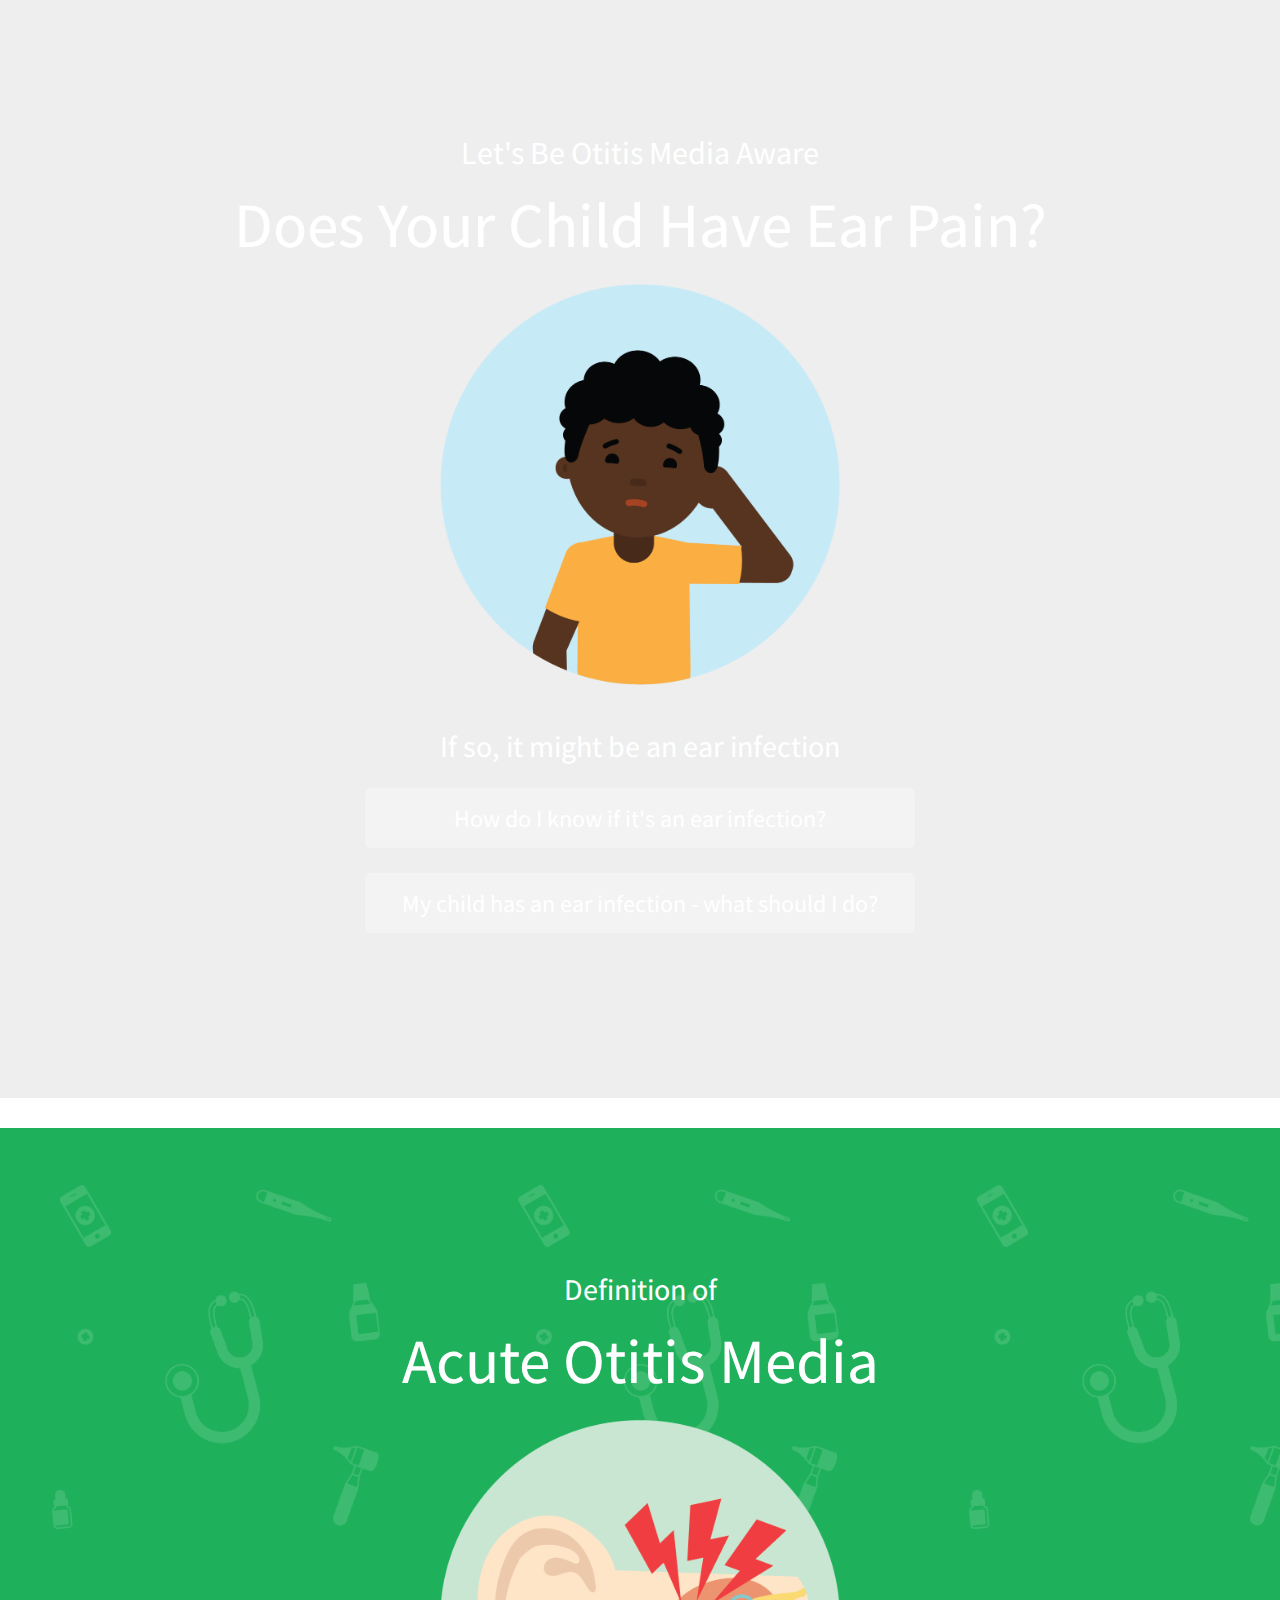
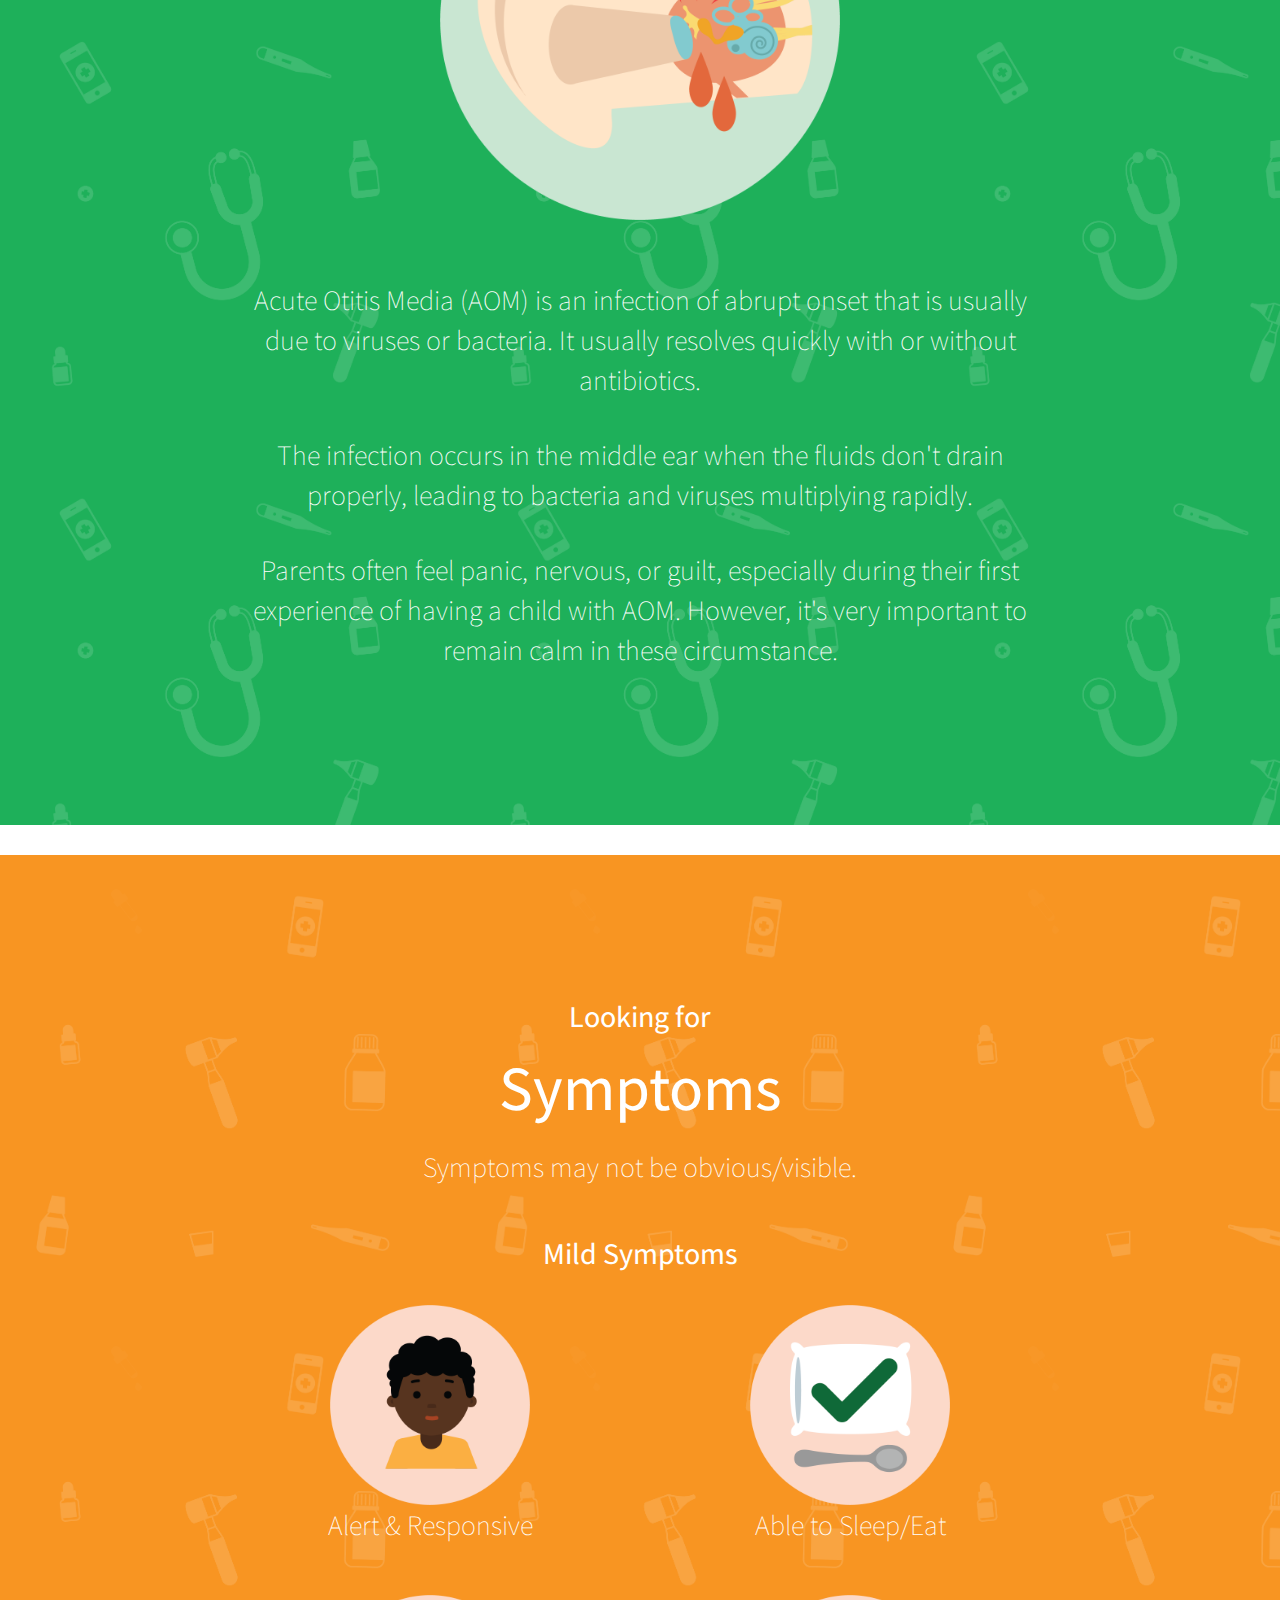
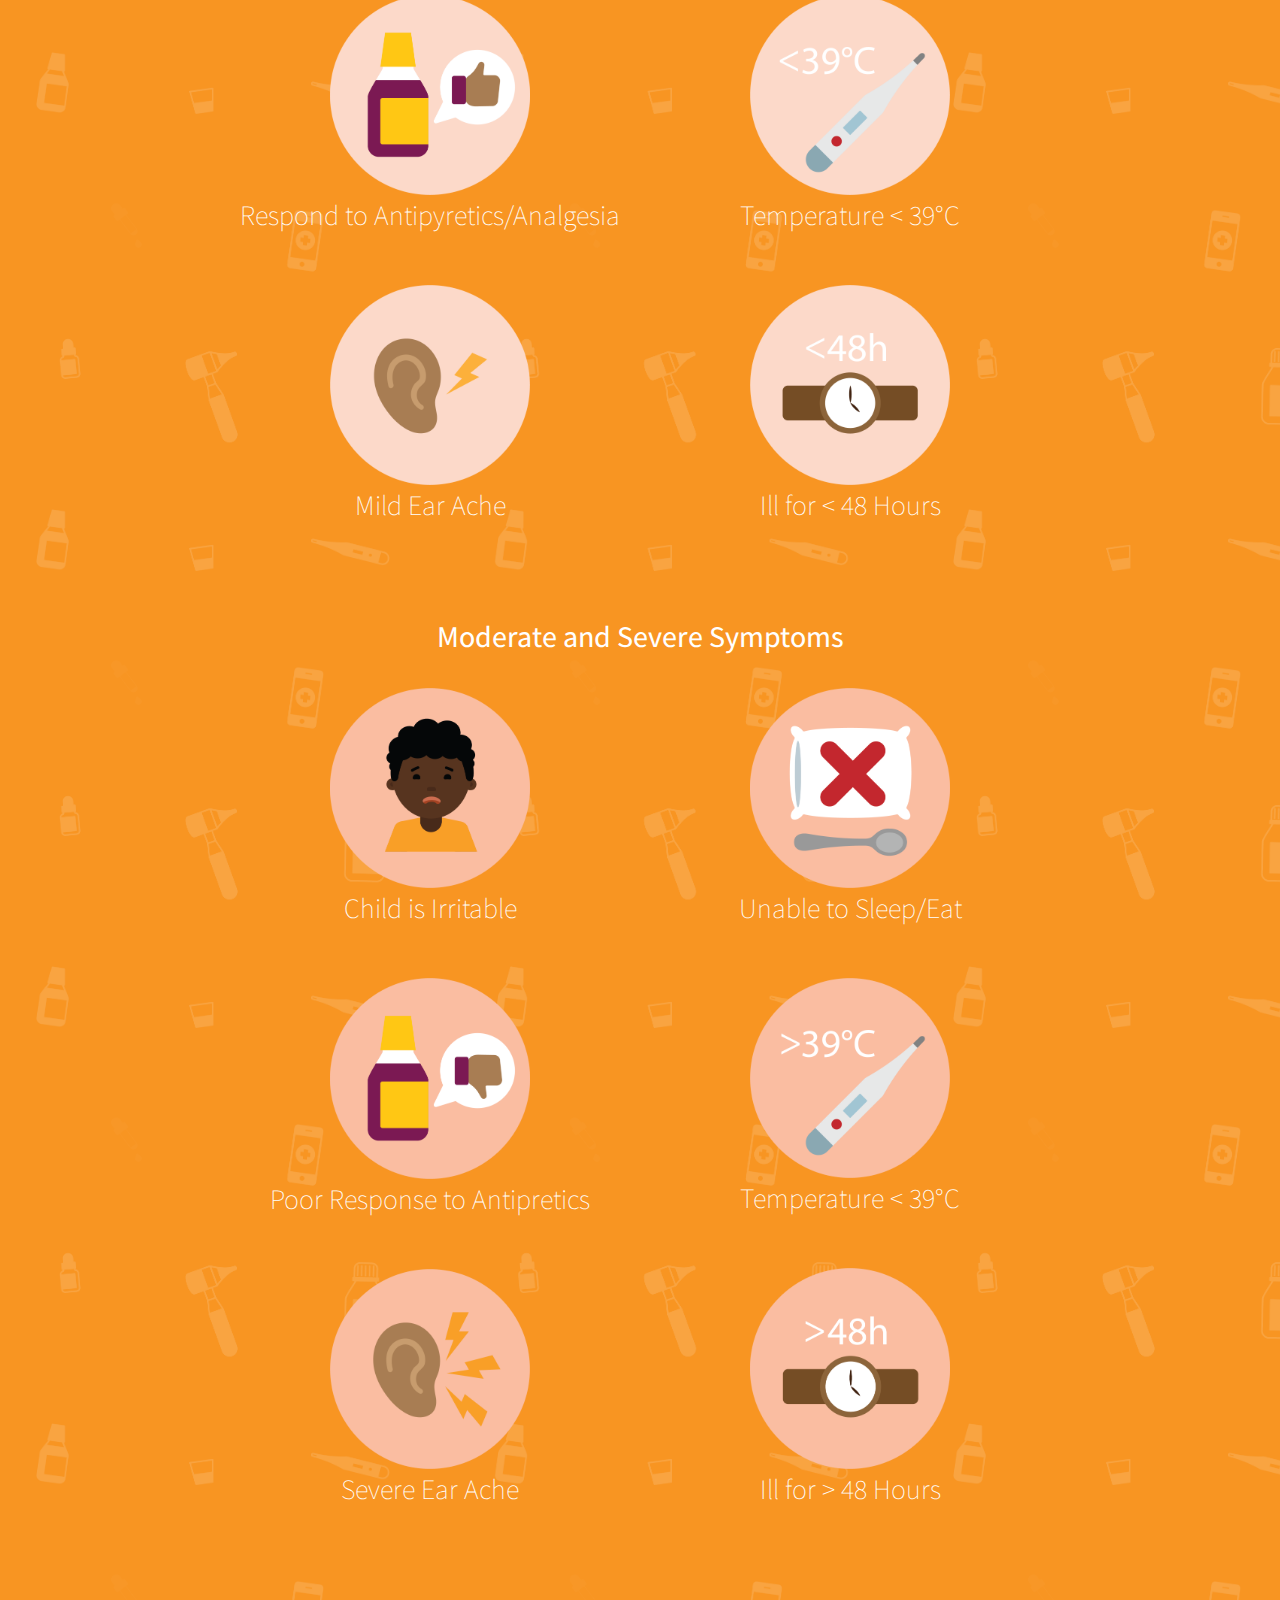
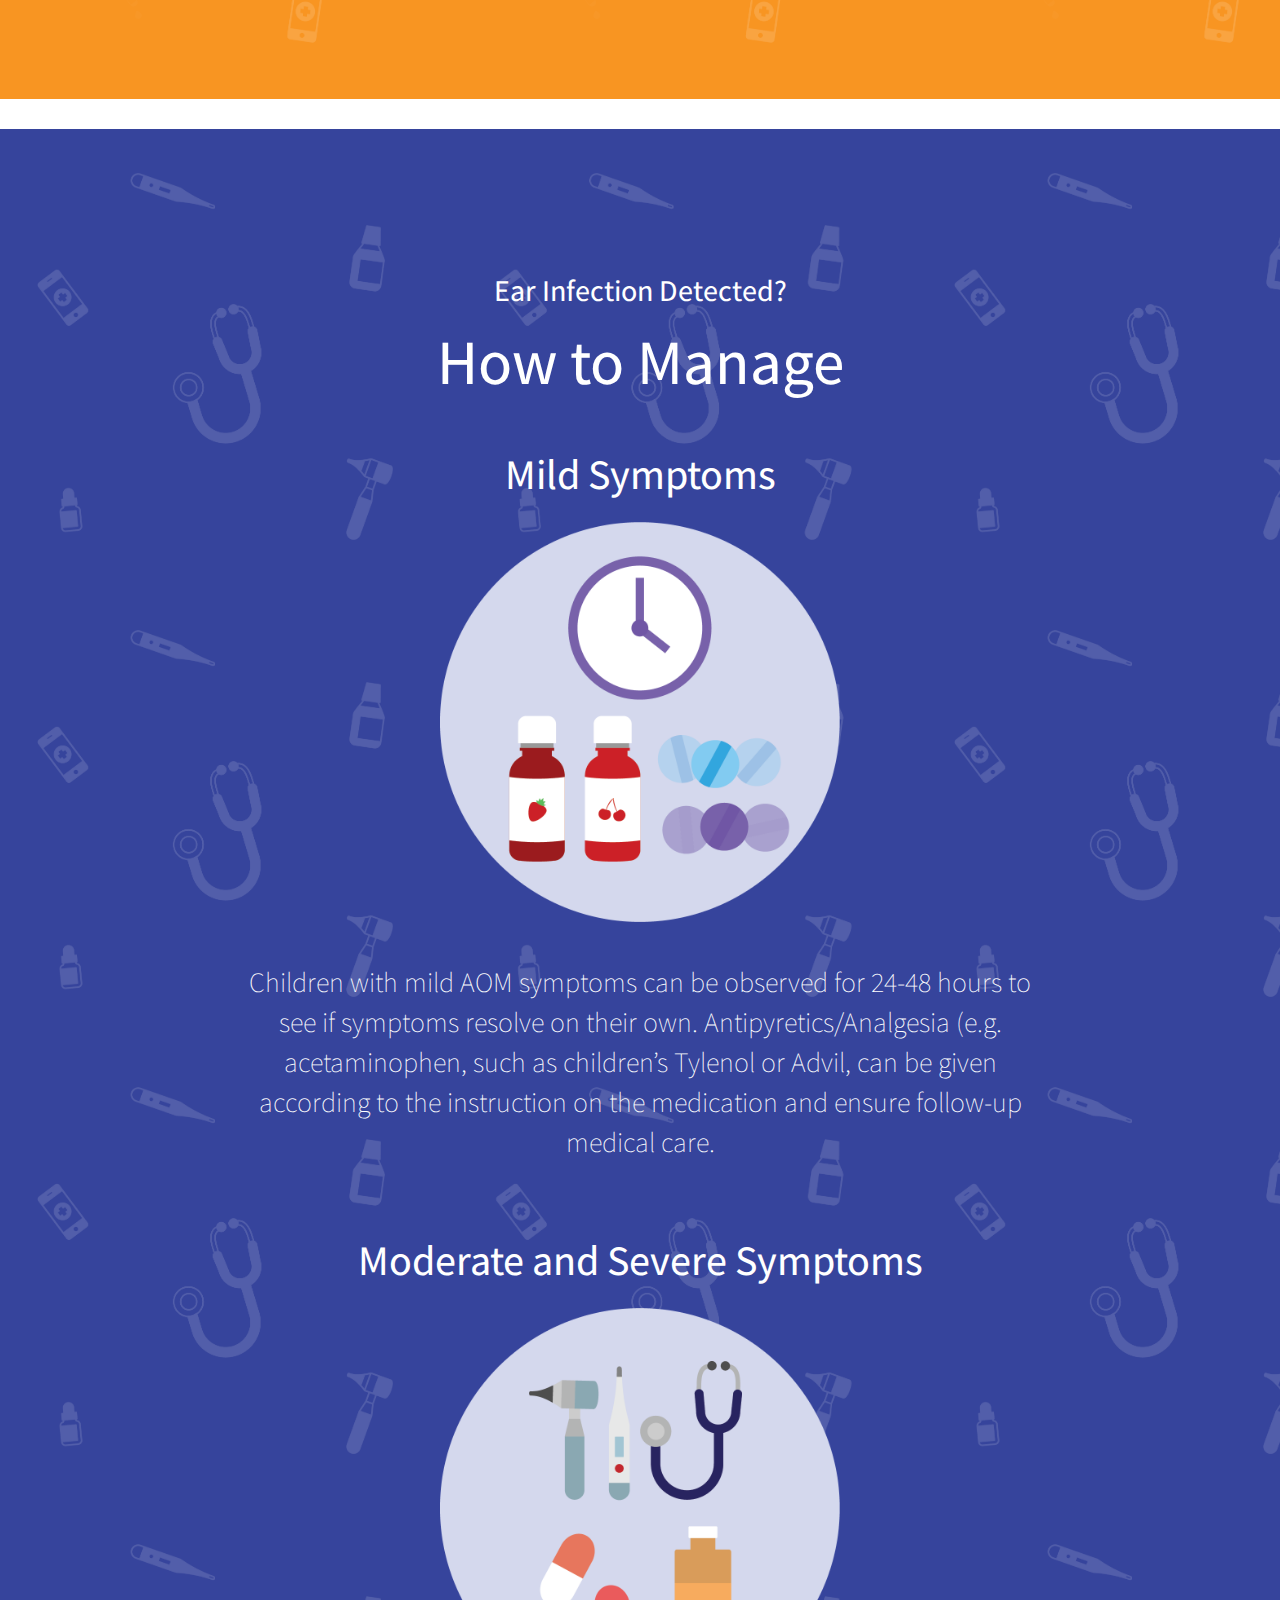
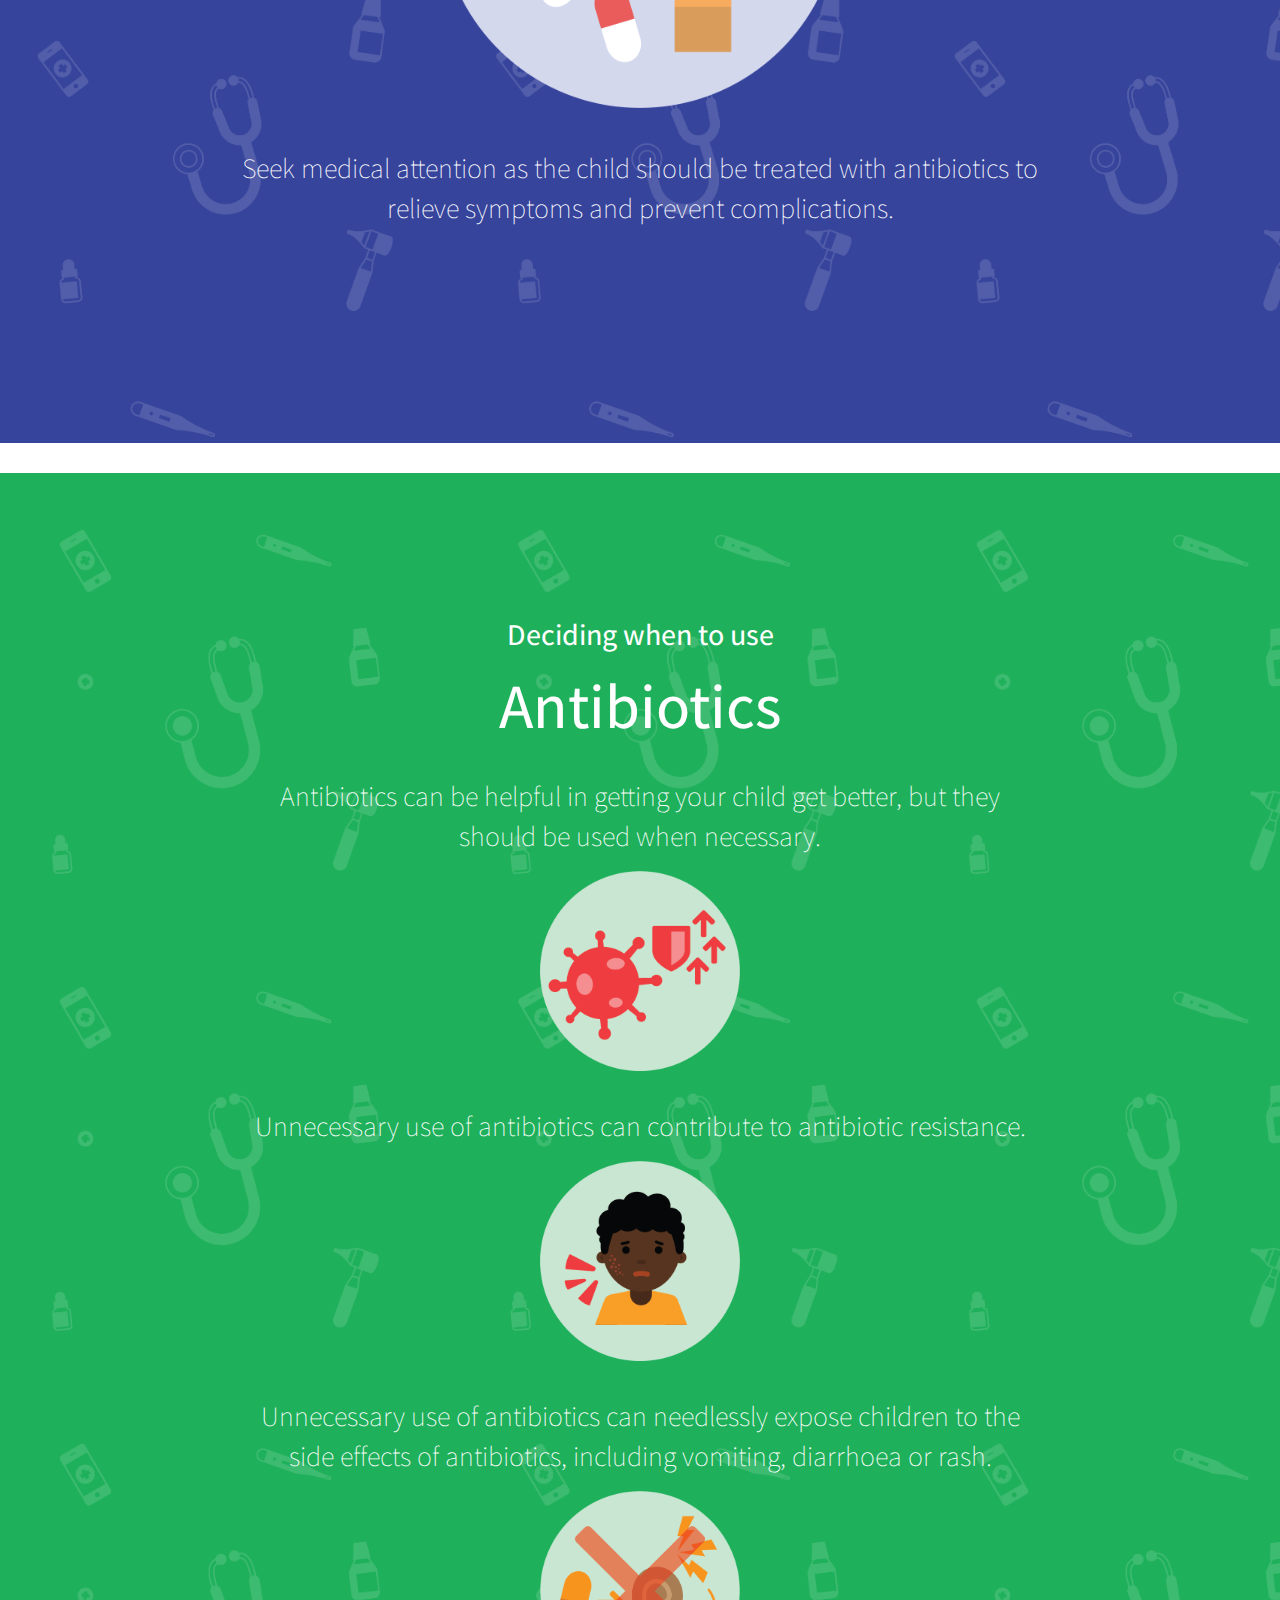
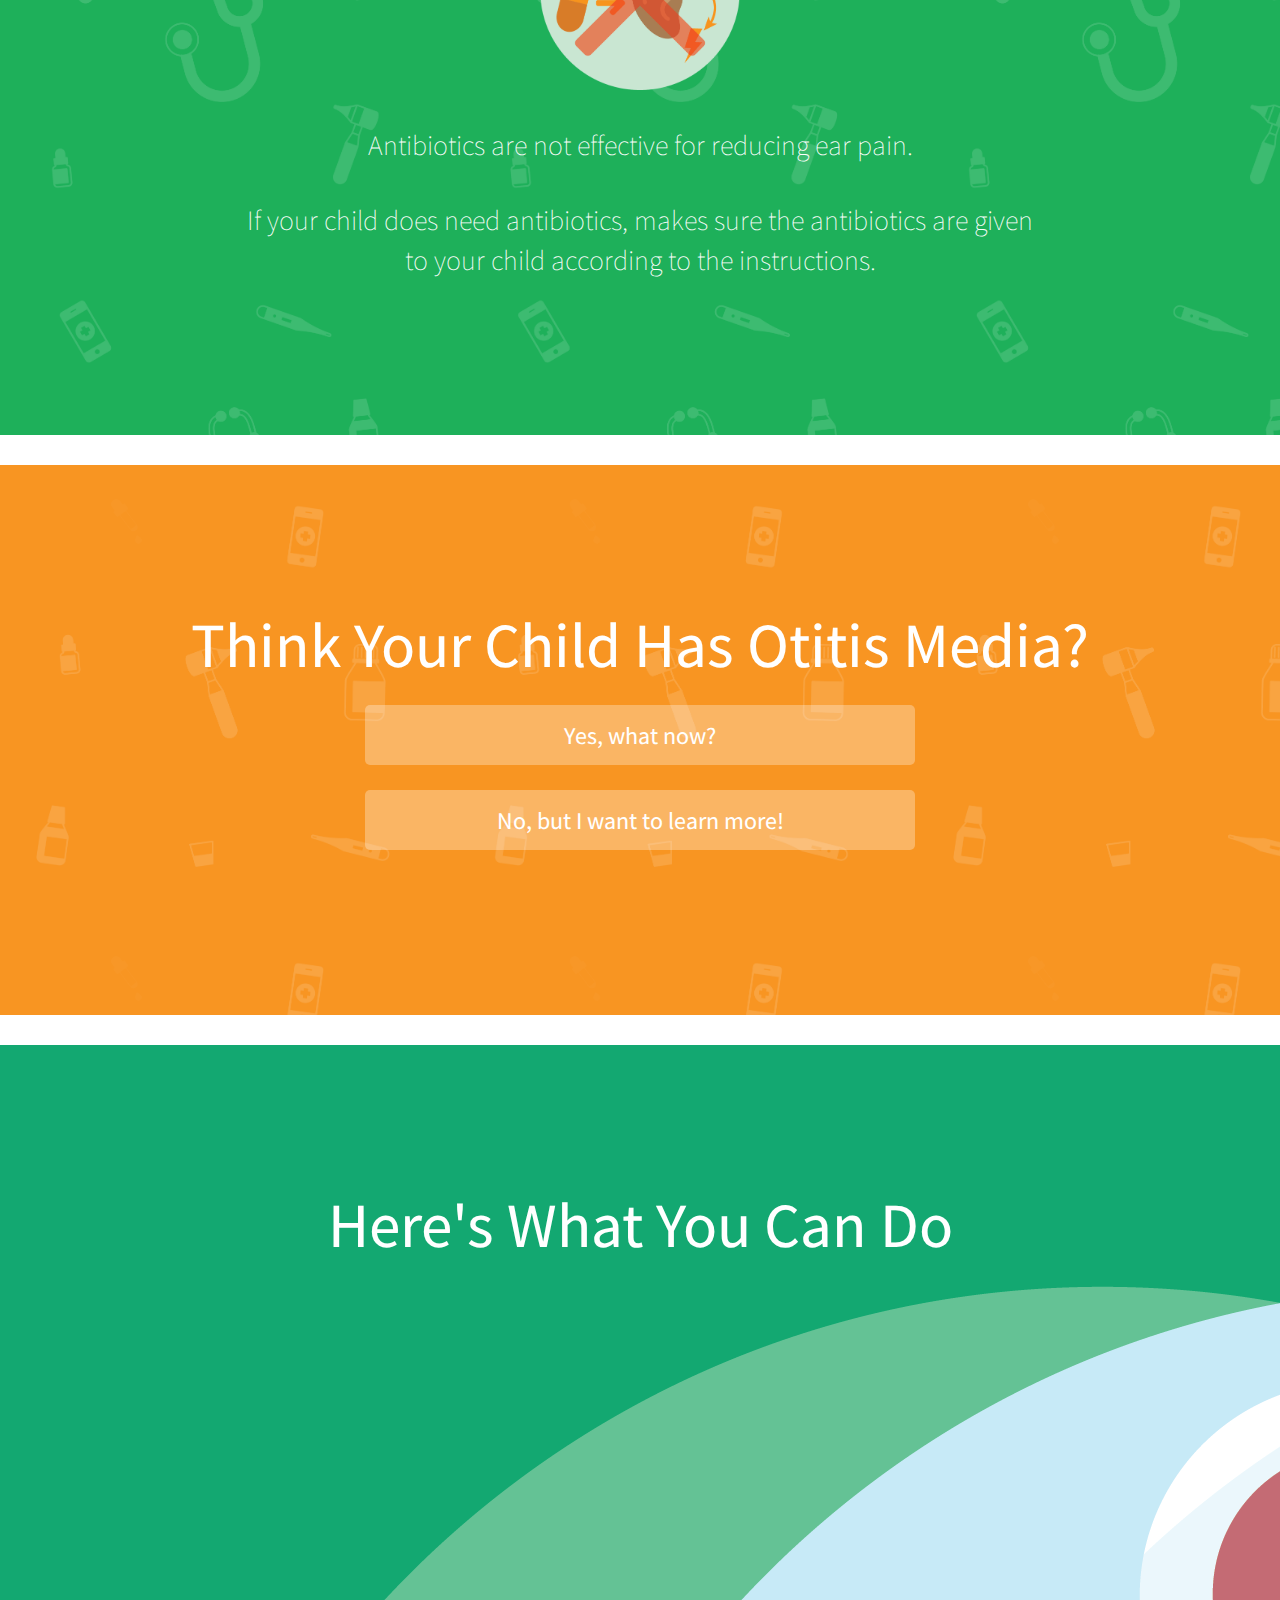
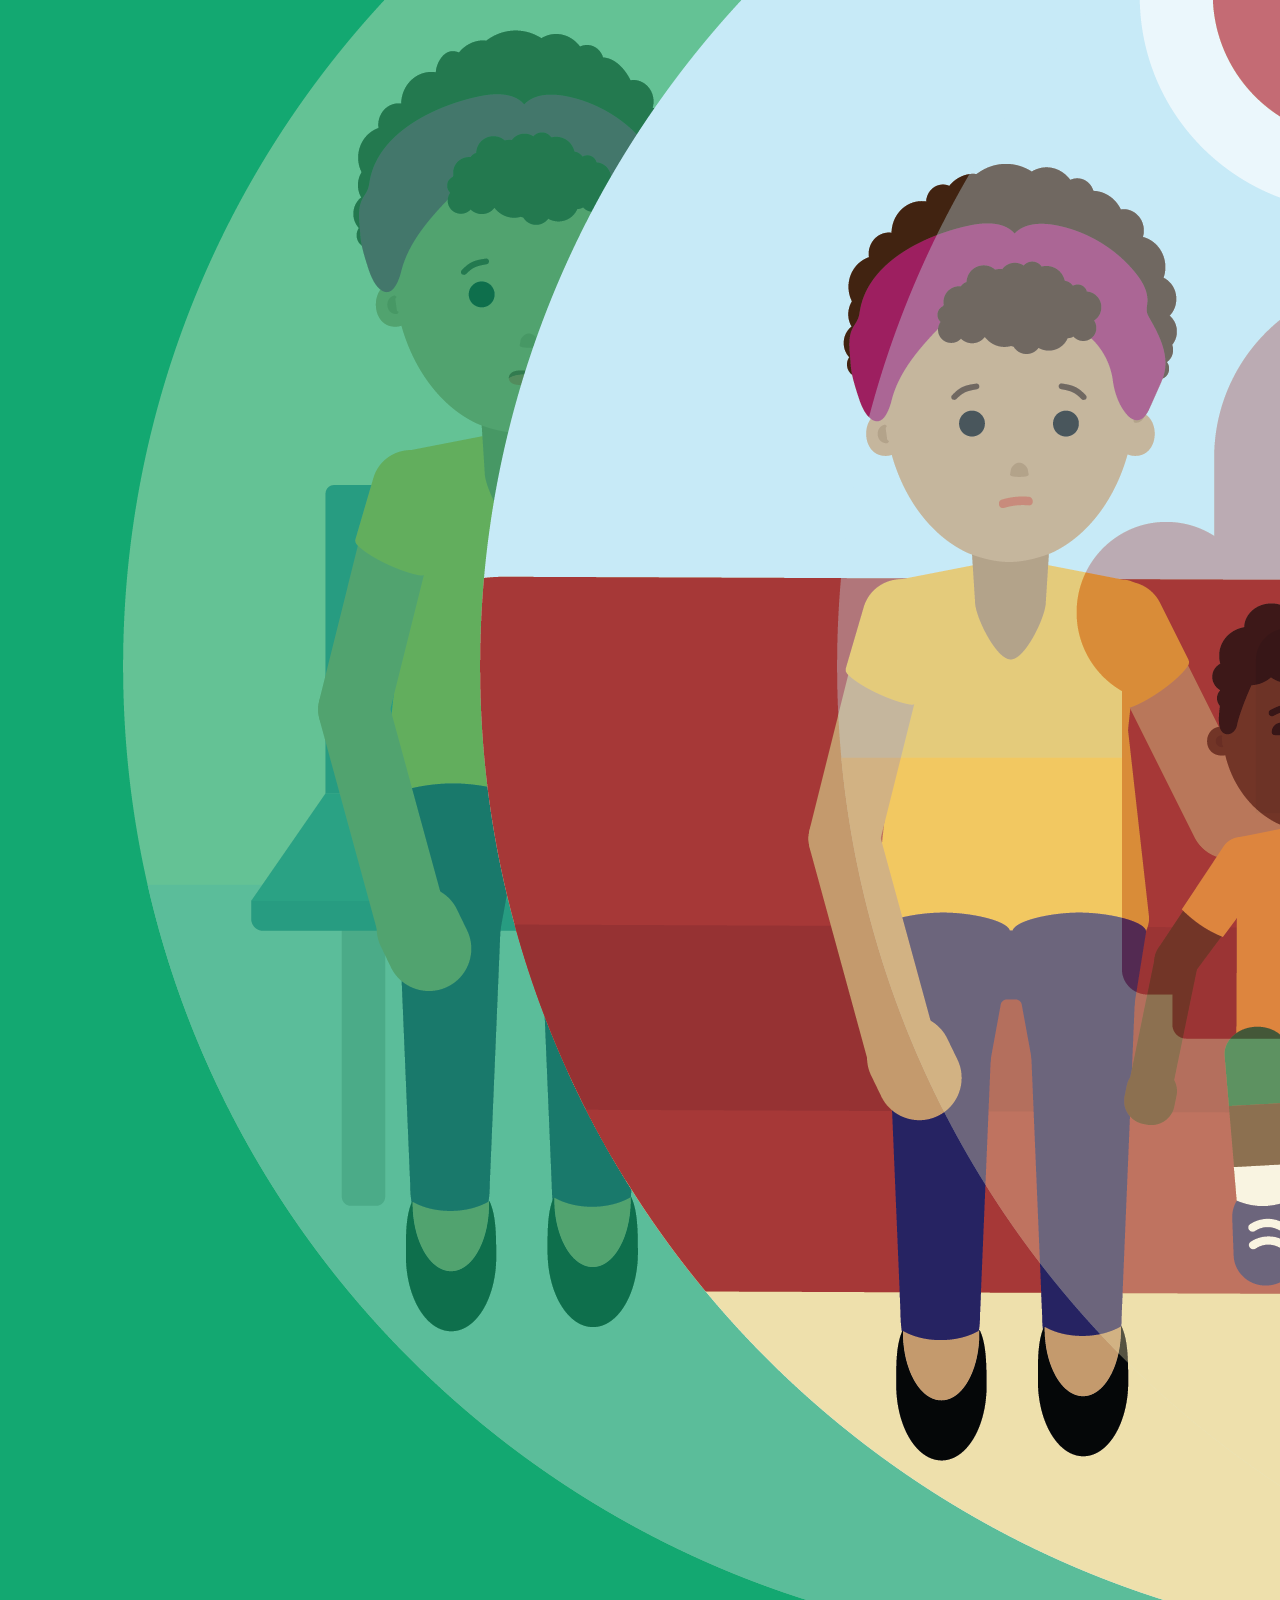
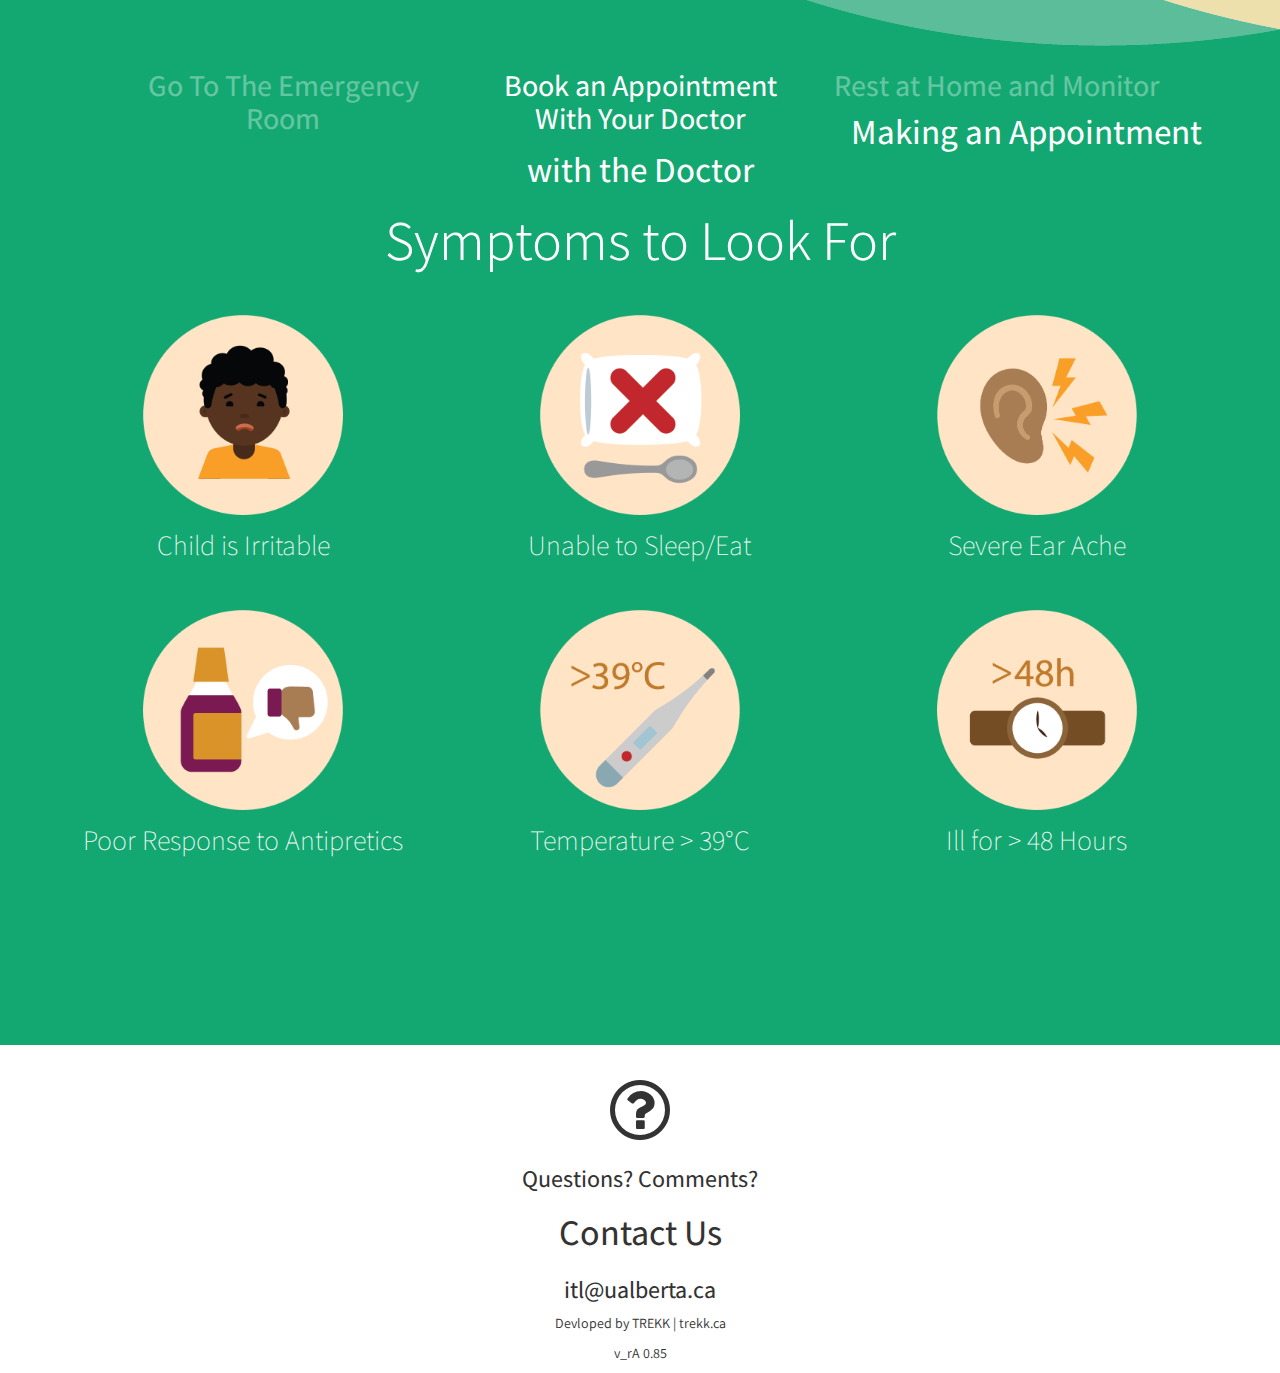
<file: index-alternative.html>
<!DOCTYPE html>
<html lang="en-us">

<head>
<meta charset="utf-8">
<meta name="viewport" content="width=device-width, initial-scale=1.0">
<title>Project Eleven Percent</title>
<link href="https://fonts.googleapis.com/css?family=Assistant:300,400,600,700" rel="stylesheet">
<script src="https://ajax.googleapis.com/ajax/libs/jquery/3.2.1/jquery.min.js"></script>
<script src="https://maxcdn.bootstrapcdn.com/bootstrap/3.3.7/js/bootstrap.min.js"></script>
<link rel="stylesheet" href="https://maxcdn.bootstrapcdn.com/bootstrap/3.3.7/css/bootstrap.min.css">
<link rel="stylesheet" href="https://maxcdn.bootstrapcdn.com/font-awesome/4.7.0/css/font-awesome.min.css">
<link rel="stylesheet" href="mainStyles.css">
<script src="mainScript.js"></script>
</head>

<!--<nav class="navbar navbar-default navbar-fixed-top fullNav">-->
<!--	<div class="container-fluid">-->
<!--	    <ul class="nav navbar-nav">-->
<!--			<li id="navBackToTop" class="mainBtn"><a href="javascript:void(0)">Back to Top</a></li>-->
<!--			<li id="navPainClinics" class="mainBtn"><a href="javascript:void(0)">Pain Clinics</a></li>-->
<!--			<li id="navFindClinics" class="mainBtn"><a href="javascript:void(0)">Find Clinics</a></li> -->
<!--			<li id="navSkillsToCope" class="mainBtn"><a href="javascript:void(0)">Skills to Cope</a></li> -->
<!--			<li id="navOtherTools" class="mainBtn"><a href="javascript:void(0)">Other Tools</a></li> -->
<!--			<li id="navContactUs" class="mainBtn"><a href="javascript:void(0)">Contact Us</a></li> -->
<!--			<li id="mobileNavUpBtn" class="hideMe"><a href="javascript:void(0)"><i class="fa fa-angle-up" aria-hidden="true"></i></a></li>-->
<!--			<li id="mobileNavDownBtn" class="showMe"><a href="javascript:void(0)"><i class="fa fa-angle-down" aria-hidden="true"></i></a></li>-->
<!--		</ul>-->
<!--	</div>-->
<!--</nav>-->




<body>
	<div class="mainContainer container text-center">
		<div class="row row1 jumbotron lastElement">
			<div class="textContent">
				<h5>Let's Be Otitis Media Aware</h5>
				<h1>Does Your Child Have Ear Pain?</h1>
				<img src="/img/scene_AOM-01.png" class="img-scene">
				<!--<img id="panel_1" src="images/panel_1.png">-->
				<h2>If so, it might be an ear infection</h3>
				<a href="javascript:void(0)" id="btnHowDoIKnow"><h3 class="primaryBtn">How do I know if it's an ear infection?</h2></a>
				<a href="javascript:void(0)" id="btnWhatShouldIDo"><h3 class="primaryBtn">My child has an ear infection - what should I do?</h2></a>
			</div>
		</div>
	</div>
	
	<div class="mainContainer container text-center" id="learnPage">
		<div class="row row1 jumbotron lastElement learnRow bgGreen">
			<div class="textContent">
				<h2>Definition of</h2>
				<h1>Acute Otitis Media</h1>
				<img src="/img/scene_ear.png" class="img-scene">
				<div class=textBox>
					<p>Acute Otitis Media (AOM) is an infection of abrupt onset that is usually due to viruses or bacteria. It usually resolves quickly with or without antibiotics.</p>
					<p>The infection occurs in the middle ear when the fluids don't drain properly, leading to bacteria and viruses multiplying rapidly.</p>
					<p>Parents often feel panic, nervous, or guilt, especially during their first experience of having a child with AOM. However, it's very important to remain calm in these circumstance.</p>
				</div>
			</div>
		</div>
		
		<div class="row row2 jumbotron lastElement learnRow bgOrange" id="symptomsSection">
			<div class="textContent">
				<h2>Looking for</h2>
				<h1>Symptoms</h1>
				<p>Symptoms may not be obvious/visible.</p>
				
				<div class="symptomsContainer">
					<h2>Mild Symptoms</h2>
					<div class="col-sm-6">
						<ul>
							<li><img src=img/icon/rbg/rbgChrHappy.png><p>Alert &amp; Responsive</p></li>
							<li><img src=img/icon/rbg/rbgMedicineYes.png><p>Respond to Antipyretics/Analgesia</p></li>
							<li><img src=img/icon/rbg/rbgPainLow.png><p>Mild Ear Ache</p></li>
						</ul>
					</div>
					<div class="col-sm-6">
						<ul>
							<li><img src=img/icon/rbg/rbgSleepEatYes.png><p>Able to Sleep/Eat</p></li>
							<li><img src=img/icon/rbg/rbgLessThan39.png><p>Temperature &lt; 39°C</p></li>
							<li><img src=img/icon/rbg/rbgLessThan48.png><p>Ill for < 48 Hours</p></li>
						</ul>
					</div>
				</div>
					
				<div class="symptomsContainer">
					<h2 class="marginTopHuge">Moderate and Severe Symptoms</h2>
					<div class="col-sm-6">
						<ul>
							<li><img src=img/icon/rbg/rbgChrSad.png><p>Child is Irritable</p></li>
							<li><img src=img/icon/rbg/rbgMedicineNo.png><p>Poor Response to Antipretics</p></li>
							<li><img src=img/icon/rbg/rbgPainHigh.png><p>Severe Ear Ache</p></li>
						</ul>						
					</div>
					<div class="col-sm-6">
						<ul>
							<li><img src=img/icon/rbg/rbgSleepEatNo.png><p>Unable to Sleep/Eat</p></li>
							<li><img src=img/icon/rbg/rbgMoreThan39.png><p>Temperature &lt; 39°C</p></li>
							<li><img src=img/icon/rbg/rbgMoreThan48.png><p>Ill for > 48 Hours</p></li>
						</ul>
					</div>
				</div>

			</div>
		</div>
		
		<div class="row row3 jumbotron lastElement learnRow bgBlue" id="howToManage">
			<div class="textContent">
				<h2>Ear Infection Detected?</h2>
				<h1>How to Manage</h1>
				<h3>Mild Symptoms</h3>
				<img src="/img/scene_monitor.png" class="img-scene">
				<div class="textBox">
					<p>Children with mild AOM symptoms can be observed for 24-48 hours to see if symptoms resolve on their own. Antipyretics/Analgesia (e.g. acetaminophen, such as children’s Tylenol or Advil, can be given according to the instruction on the medication and ensure follow-up medical care.</p>
				</div>
				
				<h3>Moderate and Severe Symptoms</h3>
				<img src="/img/scene_doctorThings.png" class="img-scene">
				<div class="textBox">
					<p>Seek medical attention as the child should be treated with antibiotics to relieve symptoms and prevent complications.</p>	
				</div>
				
			</div>
		</div>
		
		<div class="row row3 jumbotron lastElement learnRow bgGreen" id="antibioticsSection">
			<div class="textContent">
				<h2>Deciding when to use</h2>
				<h1>Antibiotics</h1>
				<div class="textBox">
					<p>Antibiotics can be helpful in getting your child get better, but they should be used when necessary.</p>
					<ul>
						<li><img src=img/icon/antibiotics/stronger.png><p>Unnecessary use of antibiotics can contribute to antibiotic resistance.</p></li>
						<li><img src=img/icon/antibiotics/sideEffects.png><p>Unnecessary use of antibiotics can needlessly expose children to the side effects of antibiotics, including vomiting, diarrhoea or rash.</p></li>
						<li><img src=img/icon/antibiotics/nope.png><p>Antibiotics are not effective for reducing ear pain.</p></li>
					</ul>
					<p>If your child does need antibiotics, makes sure the antibiotics are given to your child according to the instructions.</p>
				</div>
			</div>
		</div>
		
		<div class="row row3 jumbotron lastElement learnRow bgOrange">
			<div class="textContent">
				<h1>Think Your Child Has Otitis Media?</h1>
				<a href="javascript:void(0)" id="btnWhatNow"><h3 class="primaryBtn">Yes, what now?</h2></a>
				<a href="javascript:void(0)" id="btnLearnMore"><h3 class="primaryBtn">No, but I want to learn more!</h2></a>
			</div>
		</div>
	</div>
	
	
	
	
	
	
	<div class="mainContainer container text-center" id="actionPage">
		<div class="row jumbotron lastElement actionRow" id="actionPageInner">
			<div class="textContent">

				<h1>Here's What You Can Do</h1>

				<div class="optionsContainer">
						<a href="javascript:void(0)" id="btnER" class="setActionBtns initialNotSelected">
							<div class="col-sm-4">
								<img src="/img/scene_ER-01.png" class="img-scene-md sceneImg">
								<h2>Go To The Emergency Room</h2>
							</div>
						</a>
						
						<a href="javascript:void(0)" id="btnAppointment" class="setActionBtns initialSelected">
							<div class="col-sm-4" id="btnAppointment">
								<img src="/img/scene_appointment-01.png" class="img-scene-md sceneImg">
								<h2>Book an Appointment With Your Doctor</h2>
							</div>
						</a>
						
						<a href="javascript:void(0)" id="btnMonitor" class="setActionBtns initialNotSelected">
							<div class="col-sm-4" id="btnMonitor">
								<img src="/img/scene_home-01.png" class="img-scene-md sceneImg">
								<h2>Rest at Home and Monitor</h2>
							</div>
						</a>
					
					<!--<a href="javascript:void(0)" id="btnNowWhatDo"><h3 class="formLevelOne">Child has fever</h2></a>-->
					<!--	<a href="javascript:void(0)" id="btnNowWhatDo"><h3 class="formLevelTwo">Fever temperature is lower than 39°C</h2></a>-->
					<!--	<a href="javascript:void(0)" id="btnNowWhatDo"><h3 class="formLevelTwo">Fever temperature is 39°C or higher</h2></a>-->
					<!--<a href="javascript:void(0)" id="btnLearnMore"><h3 class="formLevelOne">Child is in pain</h2></a>-->
					<!--	<a href="javascript:void(0)" id="btnNowWhatDo"><h3 class="formLevelTwo">Medication (Analgesics such as Tylenol or Advil) seems to lower the pain.</h2></a>-->
					<!--	<a href="javascript:void(0)" id="btnNowWhatDo"><h3 class="formLevelTwo">Medication seems to lower the pain.</h2></a>-->
					<!--<a href="javascript:void(0)" id="btnLearnMore"><h3 class="formLevelOne">Child is in pain</h2></a>-->
				</div>

			</div>
							
			<div id="contentER" class="hideMe setActionContent">
				<h3>Visiting the ER</h3>
				<h2>Symptoms to Look For</h2>
				<ul>
					<li><img src=img/icon/rupture.png><p>The Ear Ruptures</p></li>
					<li><img src=img/icon/seizure.png><p>Febrile Seizure Occurs</p></li>
				</ul>
			</div>
			
			
			<div id="contentAppointment" class="setActionContent">
				<h3>Making an Appointment with the Doctor</h3>
				<h2>Symptoms to Look For</h2>
				<div class="col-sm-4">
					<ul>
						<li><img src=img/icon/chrSad.png><p>Child is Irritable</p></li>
						<li><img src=img/icon/medicineNo.png><p>Poor Response to Antipretics</p></li>
					</ul>						
				</div>
				<div class="col-sm-4">
					<ul>
						<li><img src=img/icon/sleepEatNo.png><p>Unable to Sleep/Eat</p></li>
						<li><img src=img/icon/moreThan39.png><p>Temperature > 39°C</p></li>
					</ul>
				</div>
				<div class="col-sm-4">
					<ul>
						<li><img src=img/icon/painHigh.png><p>Severe Ear Ache</p></li>
						<li><img src=img/icon/moreThan48.png><p>Ill for > 48 Hours</p></li>
					</ul>
				</div>
			</div>
			
			
			<div id="contentMonitor" class="hideMe setActionContent">
				<h3>Staying at Home and Monitoring</h3>
				<h2>Symptoms to Look For</h2>
				<div class="col-sm-4">
					<ul>
						<li><img src=img/icon/chrHappy.png><p>Alert &amp; Responsive</p></li>
						<li><img src=img/icon/medicineYes.png><p>Respond to Antipyretics/Analgesia</p></li>
					</ul>
				</div>
				<div class="col-sm-4">
					<ul>
						<li><img src=img/icon/sleepEatYes.png><p>Able to Sleep/Eat</p></li>
						<li><img src=img/icon/lessThan39.png><p>Temperature &lt; 39°C</p></li>
					</ul>
				</div>
				<div class="col-sm-4">
					<ul>
						<li><img src=img/icon/painLow.png><p>Mild Ear Ache</p></li>
						<li><img src=img/icon/lessThan48.png><p>Ill for < 48 Hours</p></li>
					</ul>
				</div>
			</div>
			
		</div>
	</div>
	
	
	
	
	
	
	
	
	
</body>



<footer class="text-center md-space" id="rowContacts">
	<i class="fa fa-question-circle-o fa-5x"></i><h3>Questions? Comments?</h3>
	<h1>Contact Us</h1>
	<h3>itl@ualberta.ca</h3>
	<p>Devloped by TREKK | trekk.ca</p>
	<p>v_rA 0.85</p>
</footer>
</html>
</file>
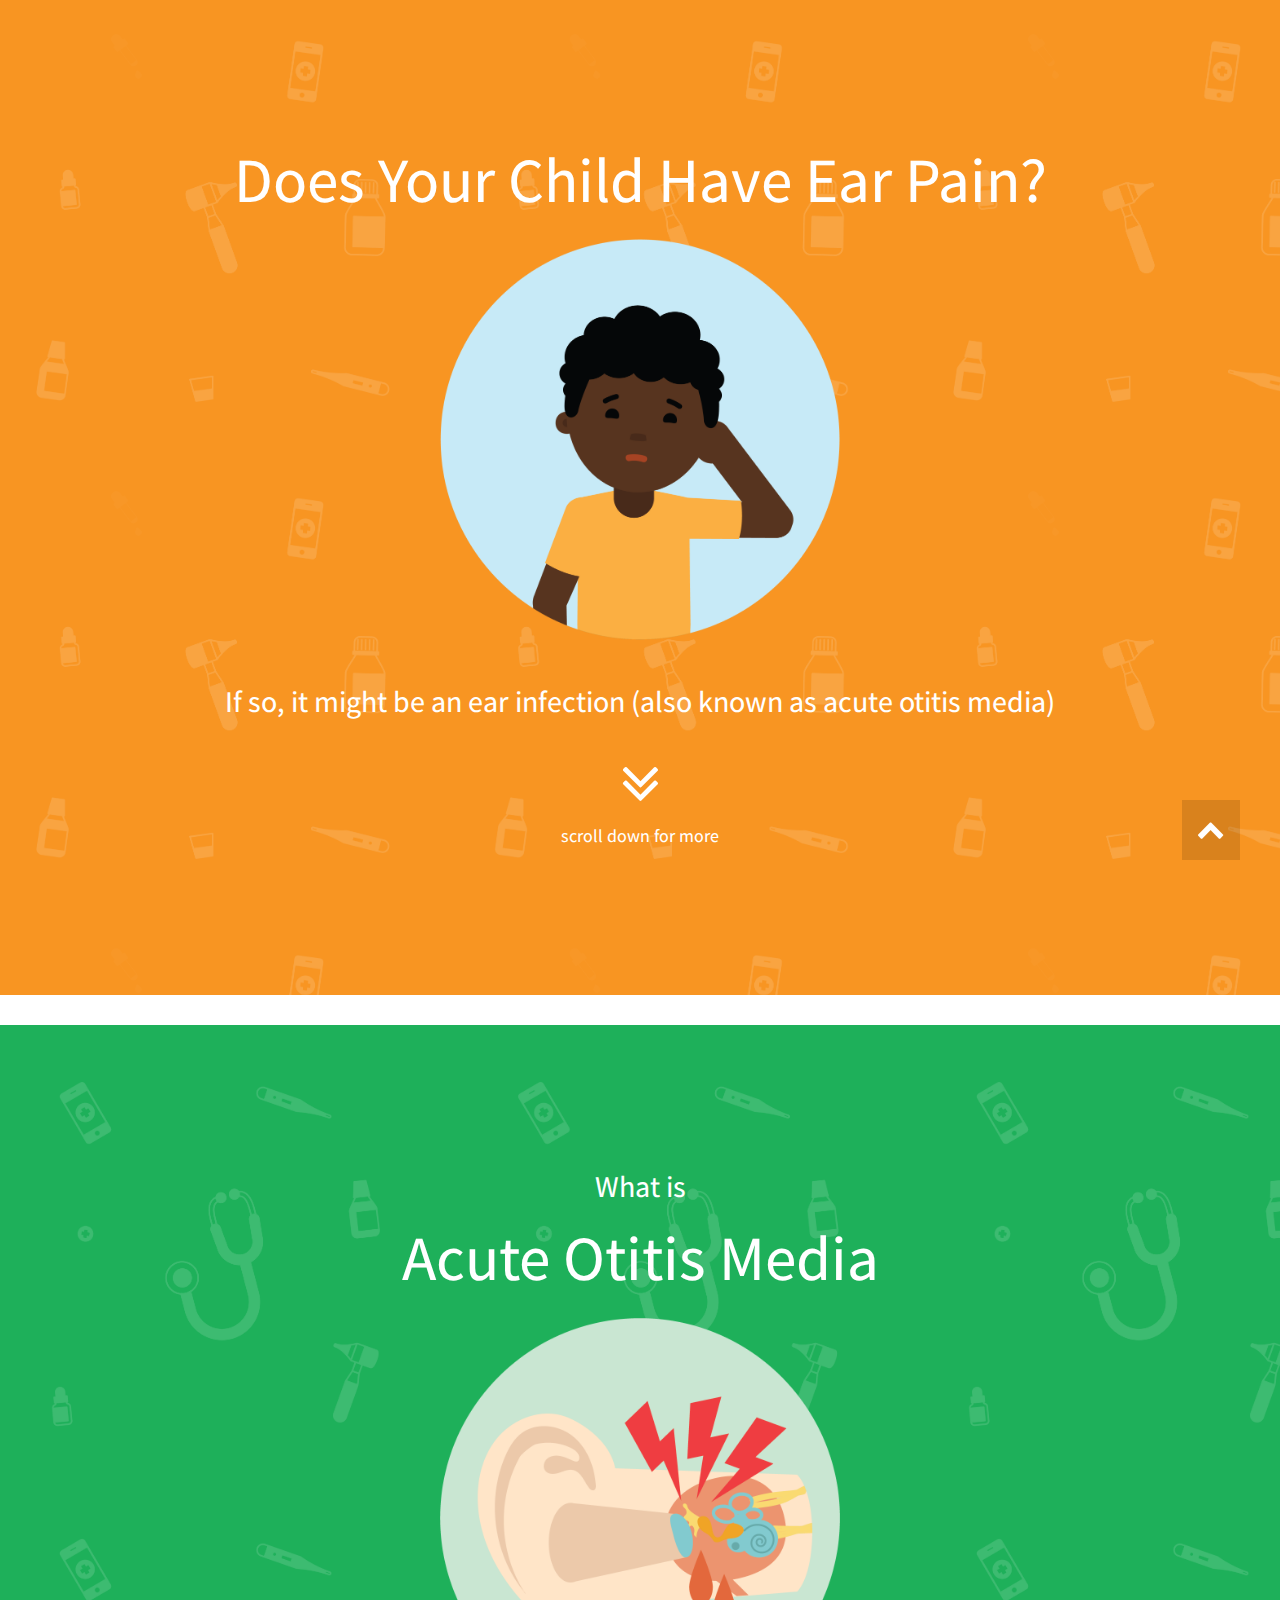
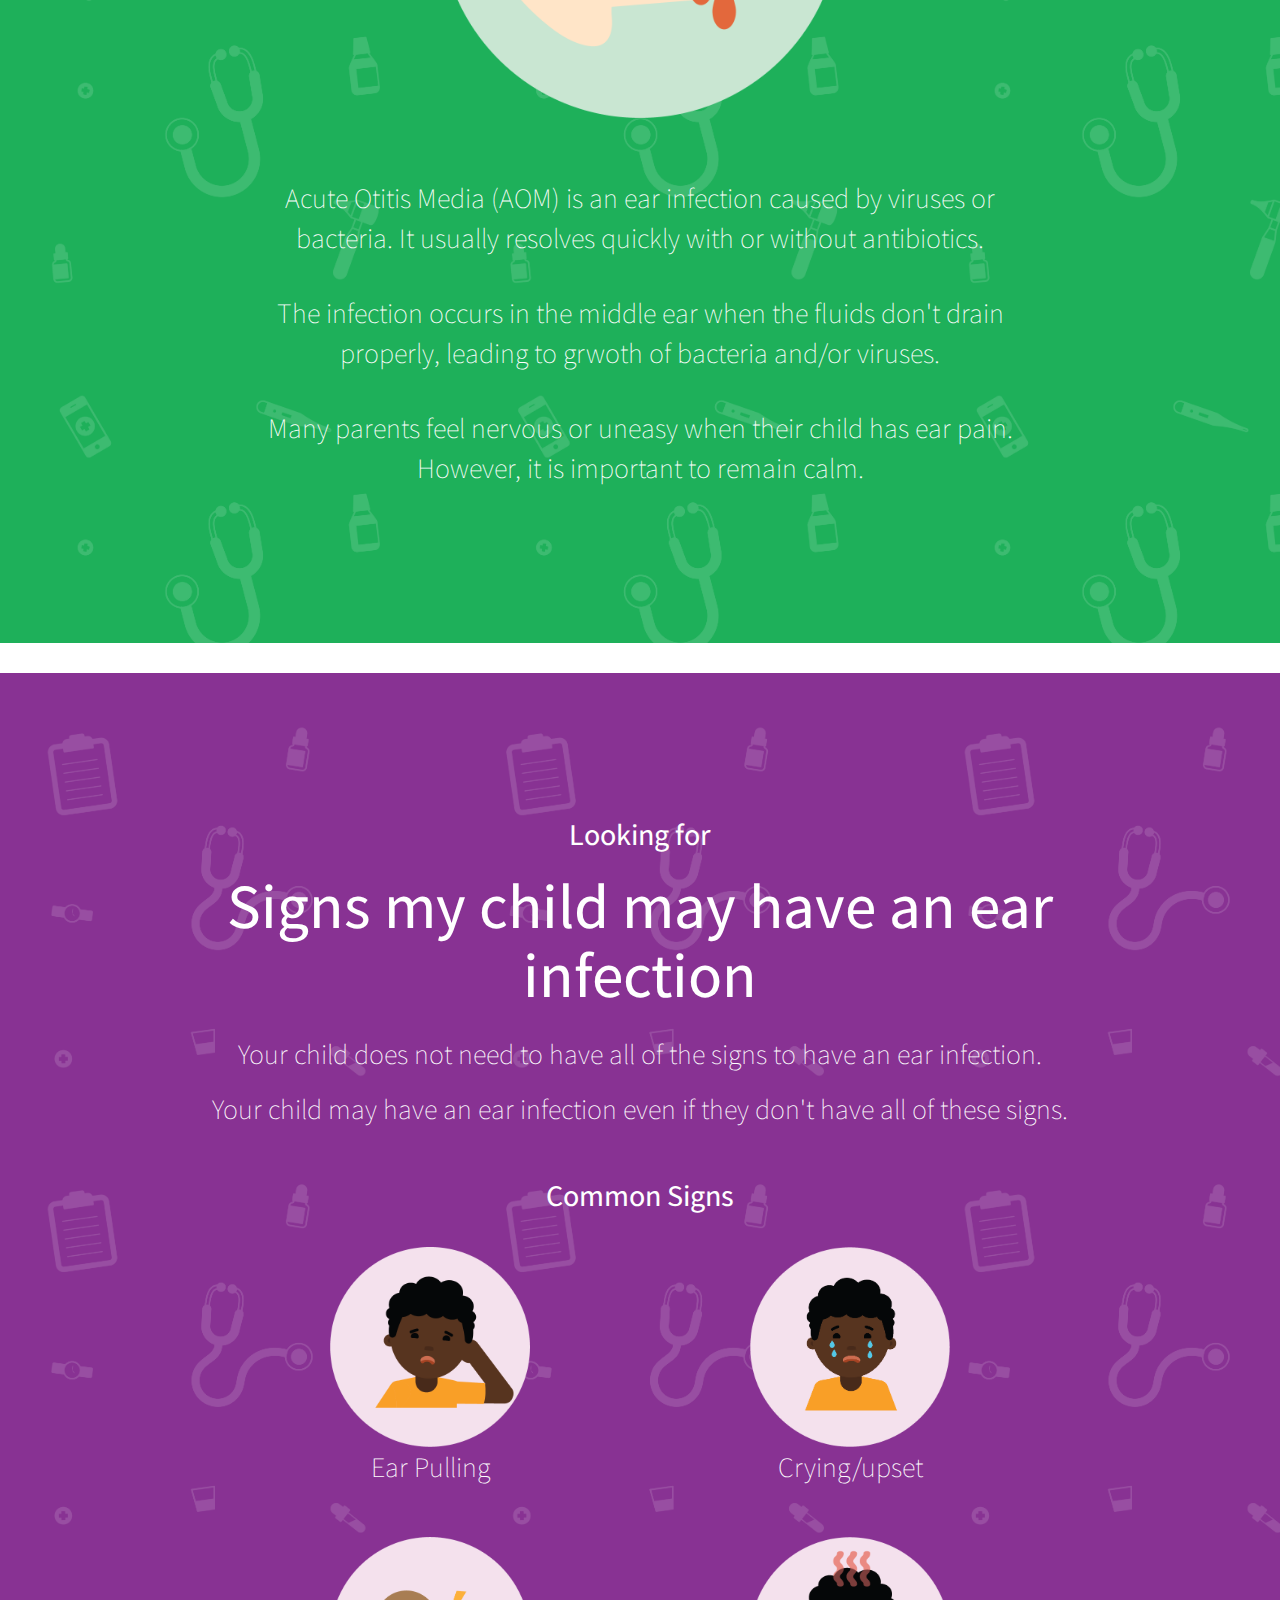
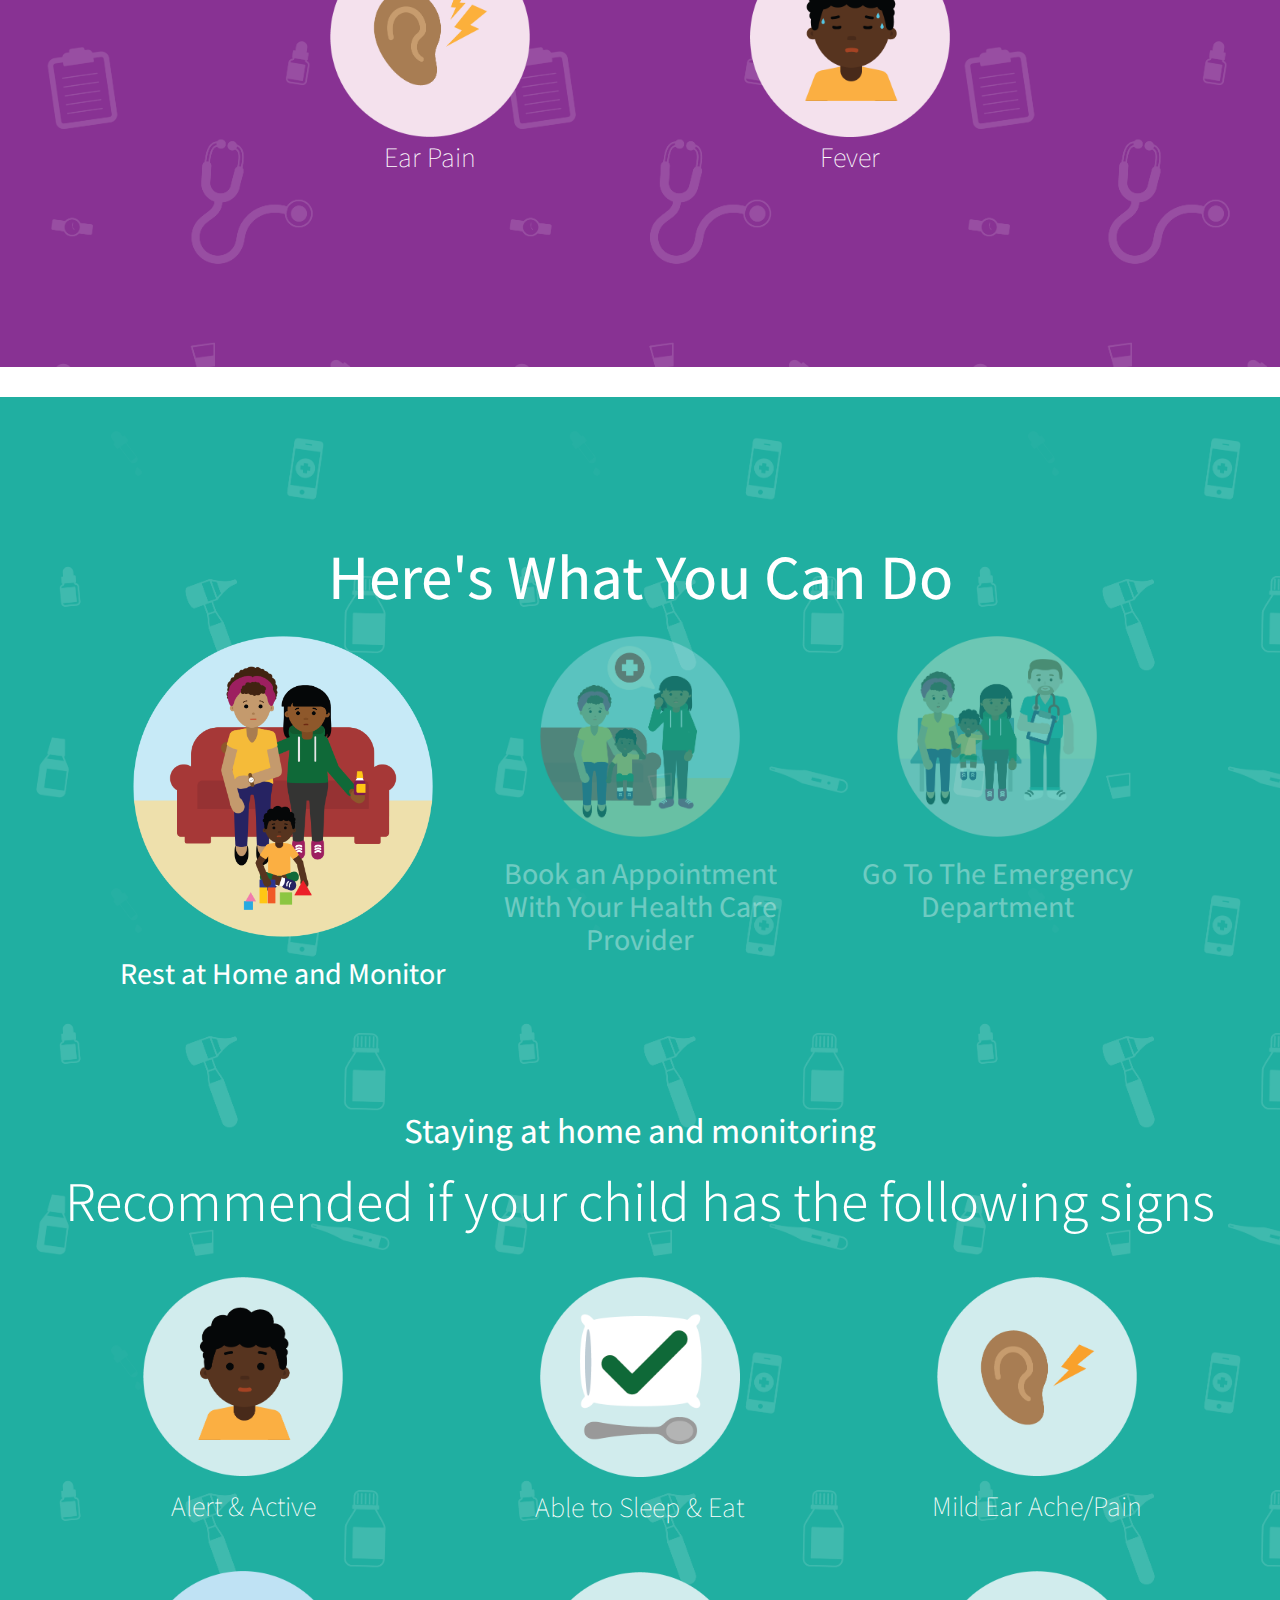
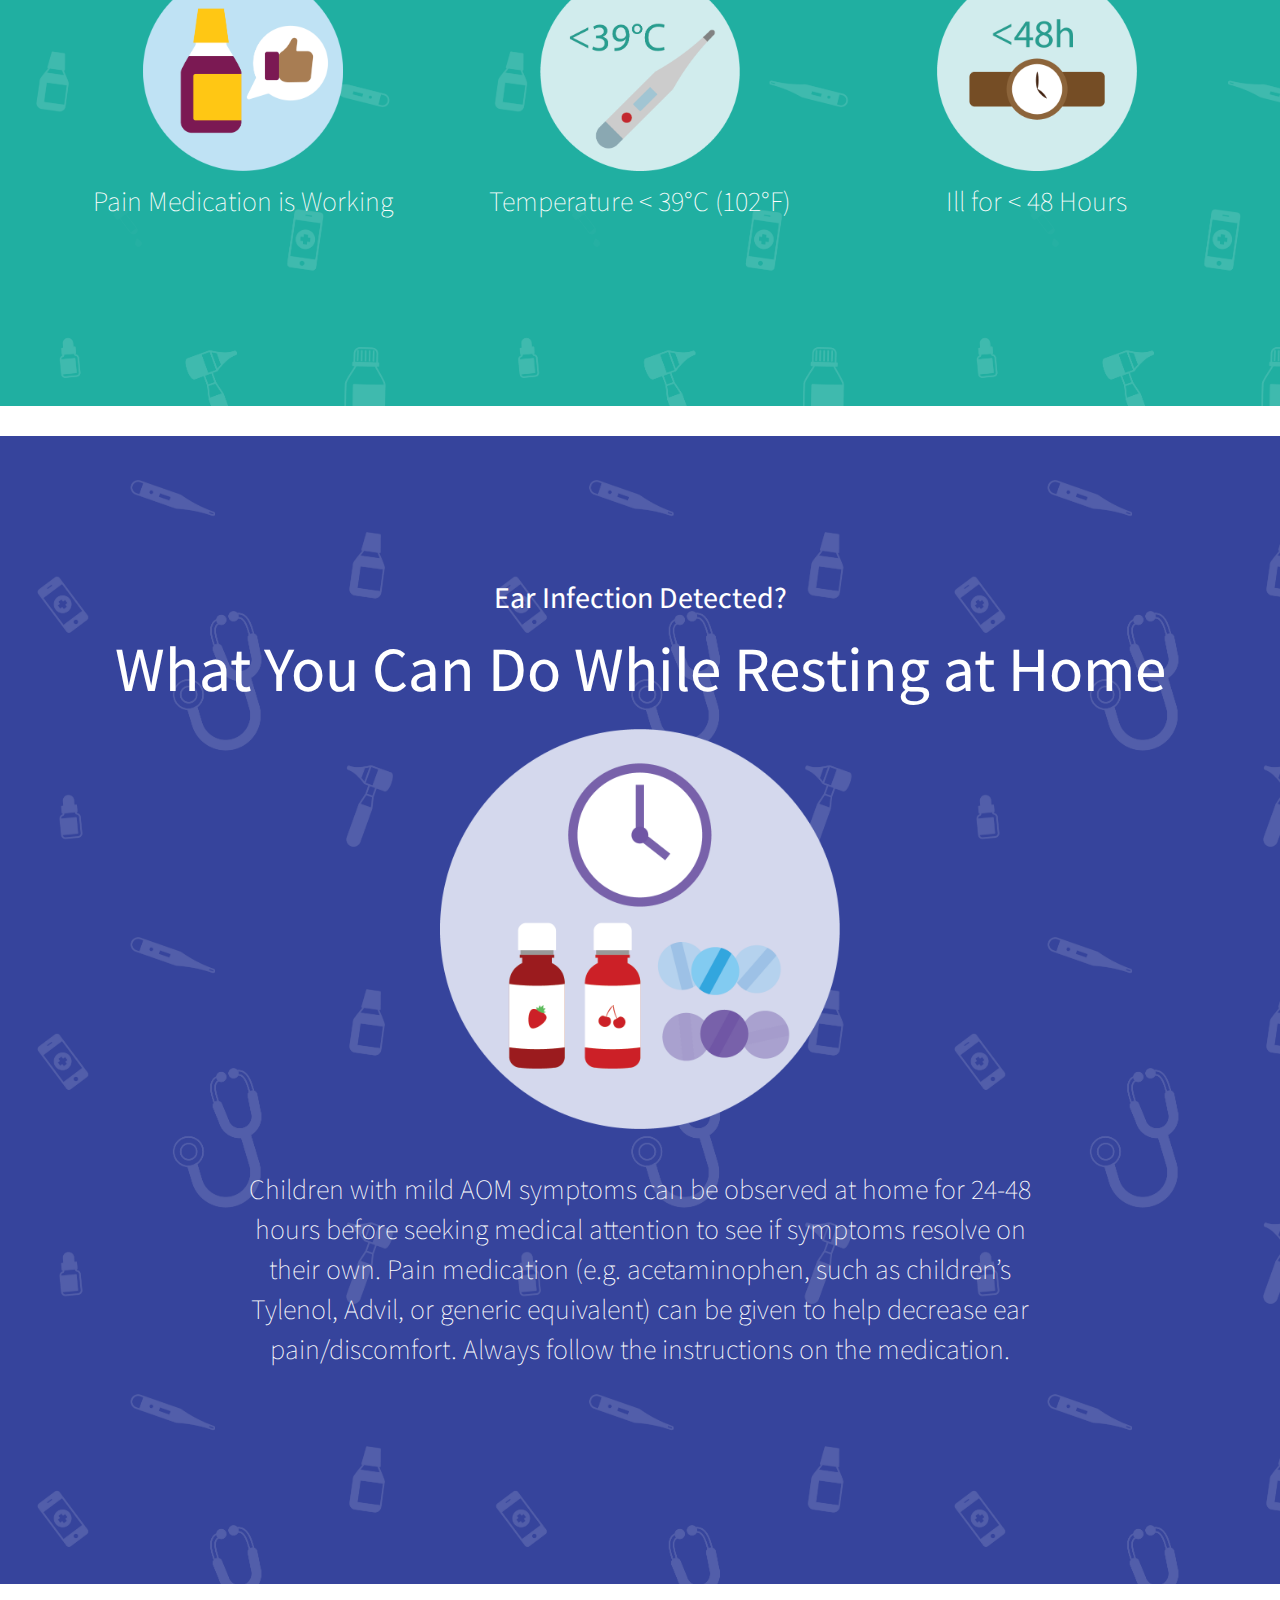
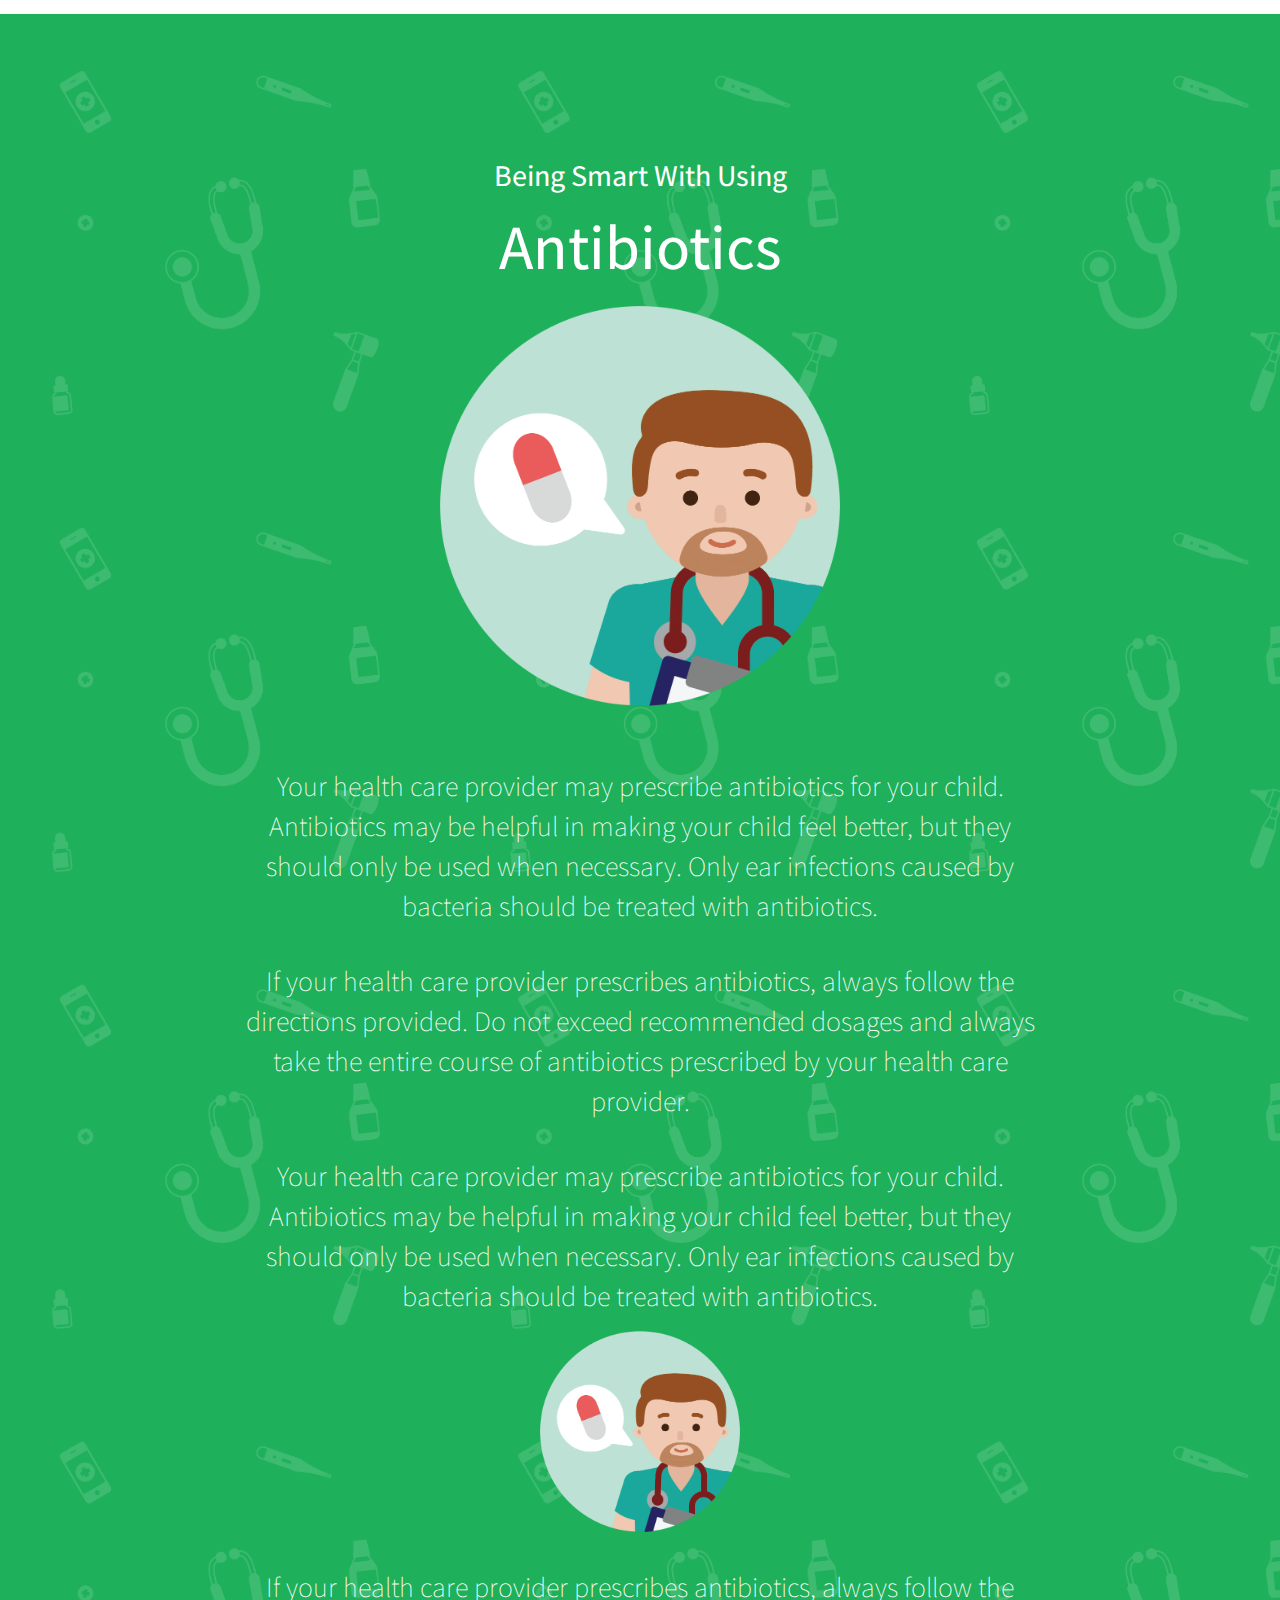
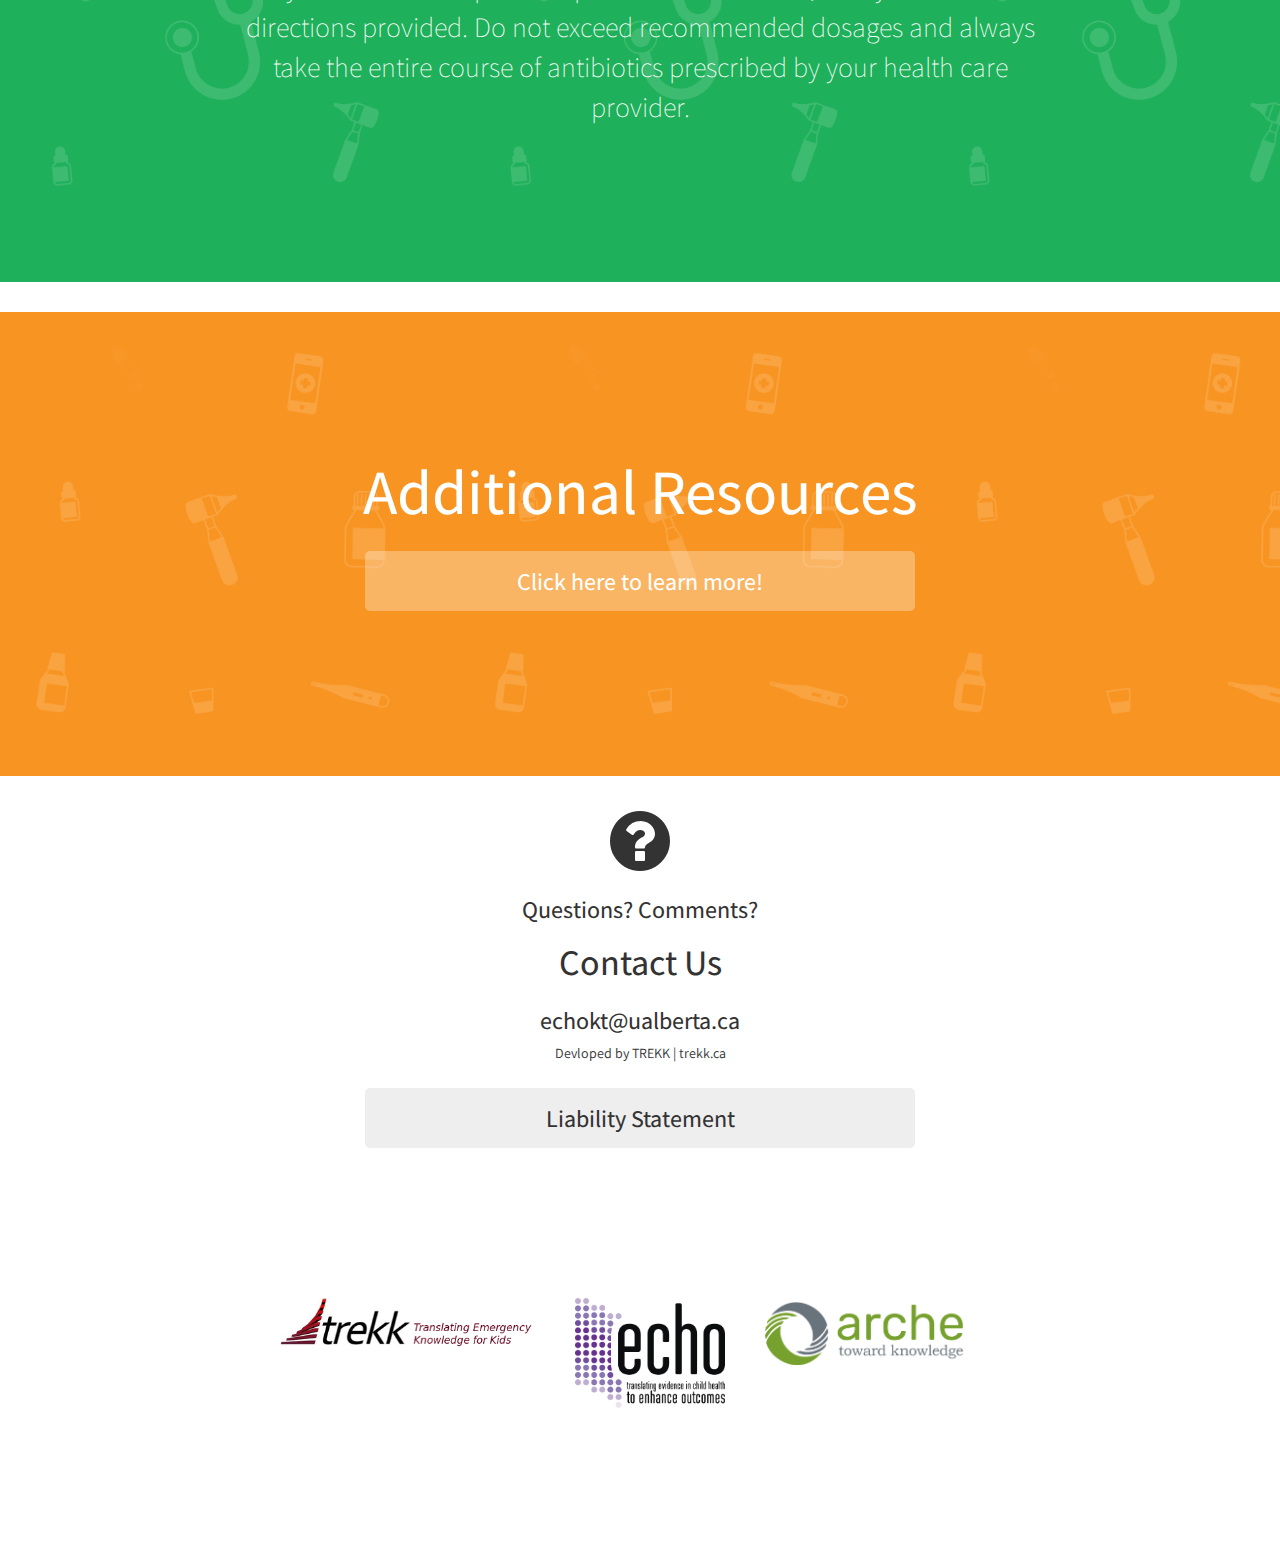
<file: index-pre-hannah.html>
<!DOCTYPE html>
<html lang="en-us">

<head>
<meta charset="utf-8">
<meta name="viewport" content="width=device-width, initial-scale=1.0">
<title>Project Eleven Percent</title>
<link href="https://fonts.googleapis.com/css?family=Assistant:300,400,600,700" rel="stylesheet">
<script src="https://ajax.googleapis.com/ajax/libs/jquery/3.2.1/jquery.min.js"></script>
<script src="https://maxcdn.bootstrapcdn.com/bootstrap/3.3.7/js/bootstrap.min.js"></script>
<link rel="stylesheet" href="https://cdnjs.cloudflare.com/ajax/libs/animate.css/3.5.2/animate.min.css">
<link rel="stylesheet" href="https://maxcdn.bootstrapcdn.com/bootstrap/3.3.7/css/bootstrap.min.css">
<link rel="stylesheet" href="https://maxcdn.bootstrapcdn.com/font-awesome/4.7.0/css/font-awesome.min.css">
<link rel="stylesheet" href="https://use.fontawesome.com/releases/v5.1.0/css/all.css" integrity="sha384-lKuwvrZot6UHsBSfcMvOkWwlCMgc0TaWr+30HWe3a4ltaBwTZhyTEggF5tJv8tbt" crossorigin="anonymous">
<link rel="stylesheet" href="mainStyles.css">
<link rel="stylesheet" href="responsive.css">
<script src="mainScript.js"></script>
</head>

<!--<nav class="navbar navbar-default navbar-fixed-top fullNav">-->
<!--	<div class="container-fluid">-->
<!--	    <ul class="nav navbar-nav">-->
<!--			<li id="navBackToTop" class="mainBtn"><a href="javascript:void(0)">Back to Top</a></li>-->
<!--			<li id="navPainClinics" class="mainBtn"><a href="javascript:void(0)">Pain Clinics</a></li>-->
<!--			<li id="navFindClinics" class="mainBtn"><a href="javascript:void(0)">Find Clinics</a></li> -->
<!--			<li id="navSkillsToCope" class="mainBtn"><a href="javascript:void(0)">Skills to Cope</a></li> -->
<!--			<li id="navOtherTools" class="mainBtn"><a href="javascript:void(0)">Other Tools</a></li> -->
<!--			<li id="navContactUs" class="mainBtn"><a href="javascript:void(0)">Contact Us</a></li> -->
<!--			<li id="mobileNavUpBtn" class="hideMe"><a href="javascript:void(0)"><i class="fa fa-angle-up" aria-hidden="true"></i></a></li>-->
<!--			<li id="mobileNavDownBtn" class="showMe"><a href="javascript:void(0)"><i class="fa fa-angle-down" aria-hidden="true"></i></a></li>-->
<!--		</ul>-->
<!--	</div>-->
<!--</nav>-->




<body>
	
	<!--OVERLAY START-->
	<div class="overlay" id="liability-overlay">
      <div class="text-right">
          <p><i class="fas fa-times-circle overlay-close-btn"></i></p>
      </div>
      <div class="text-center">
		<h1>Liability Statement</h1>
  
		<p>The information contained in this multimedia content (the “Multimedia”) is provided on an “as is” basis and is offered for general information and educational purposes only; it is not offered as and does not constitute professional advice.</p>
		<p>There is no guarantee about the accuracy, applicability, fitness or completeness of the information found in the Multimedia. This information is provided without warranty of any kind, express or implied, including but not limited to fitness for a particular purpose. The TREKK network members, including the University of Alberta, The University of Manitoba, and each of their agents, employees, and students disclaim responsibility to any party for any loss or damage of any kind that may arise directly or indirectly as a result of the use of or reliance on the information contained in the Multimedia.</p>
  
        <div class="row"><a href="javascript:void(0);" class="horizontal-margin-auto"><h2 class="primaryBtn overlay-close-btn">Close</h2></a></div>
      </div>
      
    </div>
    <!--OVERLAY END-->
	
	<div class="mainContainer container text-center" id="intro">
		<div class="row row1 jumbotron lastElement bgOrange">
			<div class="textContent">
				<!--<h5>Let's Be Otitis Media Aware</h5>-->
				<!--<h5 class="hook">u there?</h5>-->
				<h1>Does Your Child Have Ear Pain?</h1>
				<!--<div class="overlay hideMe" id="scrollDown">-->
				<!--	<h1>Scroll Down!</h1>-->
				<!--	<h2>to view more</h2>-->
				<!--</div>-->
				<img src="img/scene_AOM-01.png" class="img-scene">
				<!--<img id="panel_1" src="images/panel_1.png">-->
				<h2>If so, it might be an ear infection (also known as acute otitis media)</h3>
				<!--<a href="javascript:void(0)" id="btnHowDoIKnow"><h3 class="primaryBtn">How do I know if it's an ear infection?</h2></a>-->
				<!--<a href="javascript:void(0)" id="btnWhatShouldIDo"><h3 class="primaryBtn">My child has an ear infection - what should I do?</h2></a>-->
				<i class="fa fa-angle-double-down animated bounce infinite" id="downIcon" aria-hidden="true"></i>
				<h4>scroll down for more</h4>
			</div>
		</div>
	</div>
	
	<div class="mainContainer container text-center" id="learnPage">
		<div class="row row1 jumbotron lastElement learnRow bgGreen">
			<div class="textContent">
				<h2>What is</h2>
				<h1>Acute Otitis Media</h1>
				<img src="img/scene_ear.png" class="img-scene">
				<div class="textBox">
					<p>Acute Otitis Media (AOM) is an ear infection caused by viruses or bacteria. It usually resolves quickly with or without antibiotics.</p>
					<p>The infection occurs in the middle ear when the fluids don't drain properly, leading to grwoth of bacteria and/or viruses.</p>
					<p>Many parents feel nervous or uneasy when their child has ear pain. However, it is important to remain calm.</p>
				</div>
			</div>
		</div>
		
		<div class="row row2 jumbotron lastElement learnRow bgPurple" id="symptomsSection">
			<div class="textContent">
				<h2>Looking for</h2>
				<h1>Signs my child may have an ear infection</h1>
				<p>Your child does not need to have all of the signs to have an ear infection.</p>
				<p>Your child may have an ear infection even if they don't have all of these signs.</p>
				
				<div class="symptomsContainer">
					<h2>Common Signs</h2>
					<div class="col-sm-6">
						<ul>
							<li><img src=img/icon/earPull.png><p>Ear Pulling</p></li>
							<li><img src=img/icon/earPain.png><p>Ear Pain</p></li>
						</ul>
					</div>
					<div class="col-sm-6">
						<ul>
							<li><img src=img/icon/crying.png><p>Crying/upset</p></li>
							<!--<video src="img/icon/icon_crying.png" autoplay loop>-->
							<li><img src=img/icon/fever.png><p>Fever</p></li>
						</ul>
					</div>
				</div>
			</div>
		</div>
		
		
	<!--<div class="mainContainer container text-center" id="actionPage">-->
		<div class="row jumbotron lastElement actionRow bgGreenLight" id="actionList">
			<div class="textContent">

				<h1>Here's What You Can Do</h1>

				<div class="optionsContainer">
						<a href="javascript:void(0)" id="btnMonitor" class="setActionBtns initialSelected">
							<div class="col-xs-4">
								<img src="img/scene_home-01.png" class="img-scene-md sceneImg selected regular">
								<img src="img/icon/icon_home.png" class="img-scene-md sceneImg selected mobile">
								<h2 class="actionOption">Rest at Home and Monitor</h2>
								<!--<img src="img/scene_ER-01.png" class="img-scene-md sceneImg">-->
								<!--<h2>Go To The Emergency Room</h2>-->
							</div>
						</a>
						
						<a href="javascript:void(0)" id="btnAppointment" class="setActionBtns initialNotSelected">
							<div class="col-xs-4">
								<img src="img/scene_appointment-01.png" class="img-scene-md sceneImg notSelected regular">
								<img src="img/icon/icon_appointment.png" class="img-scene-md sceneImg mobile">
								<h2 class="actionOption">Book an Appointment With Your Health Care Provider</h2>
							</div>
						</a>
						
						<a href="javascript:void(0)" id="btnER" class="setActionBtns initialNotSelected">
							<div class="col-xs-4">
								<img src="img/scene_ER-01.png" class="img-scene-md sceneImg notSelected regular">
								<img src="img/icon/icon_er.png" class="img-scene-md sceneImg mobile">
								<h2 class="actionOption">Go To The Emergency Department</h2>
								<!--<img src="img/scene_home-01.png" class="img-scene-md sceneImg">-->
								<!--<h2>Rest at Home and Monitor</h2>-->
							</div>
						</a>
				</div>

			</div>
			
			<div id="contentMonitor" class="setActionContent">
				<h3>Staying at home and monitoring</h3>
				<h2>Recommended if your child has the following signs</h2>
				<div class="col-sm-4">
					<ul>
						<li><img src=img/icon/chrHappy.png><p>Alert &amp; Active</p></li>
						<li><img src=img/icon/medicineYes.png><p>Pain Medication is Working</p></li>
					</ul>
				</div>
				<div class="col-sm-4">
					<ul>
						<li><img src=img/icon/sleepEatYes.png><p>Able to Sleep &amp; Eat</p></li>
						<li><img src=img/icon/lessThan39.png><p>Temperature &lt; 39°C (102°F)</p></li>
					</ul>
				</div>
				<div class="col-sm-4">
					<ul>
						<li><img src=img/icon/painLow.png><p>Mild Ear Ache/Pain</p></li>
						<li><img src=img/icon/lessThan48.png><p>Ill for < 48 Hours</p></li>
					</ul>
				</div>
			</div>
			
			
			<div id="contentAppointment" class="hideMe setActionContent">
				<h3>Making an appointment with your health care provider</h3>
				<h2>Recommended if your child has the following signs</h2>
				<div class="col-sm-4">
					<ul>
						<li><img src=img/icon/chrSad.png><p>Child is Upset or Can't Settle</p></li>
						<li><img src=img/icon/medicineNo.png><p>Pain Medication isn't working</p></li>
					</ul>						
				</div>
				<div class="col-sm-4">
					<ul>
						<li><img src=img/icon/sleepEatNo.png><p>Unable to Sleep or Eat</p></li>
						<li><img src=img/icon/moreThan39.png><p>Temperature > 39°C (102°F)</p></li>
					</ul>
				</div>
				<div class="col-sm-4">
					<ul>
						<li><img src=img/icon/painHigh.png><p>Severe Ear Ache/Pain</p></li>
						<li><img src=img/icon/moreThan48.png><p>Ill for > 48 Hours</p></li>
					</ul>
				</div>
			</div>
			
			
			<div id="contentER" class="hideMe setActionContent">
				<h3>Visiting the emergency department</h3>
				<h2>Recommended if your child has the following signs</h2>
				<ul>
					<li><img src=img/icon/rupture.png><p>Fluid Leaking From Ear</p></li>
					<li><img src=img/icon/seizure.png><p>Febrile Seizure Occurs</p></li>
					<!--change this image to something else soon-->
				</ul>
			</div>
			
		</div>
	<!--</div>-->
		
		
		<div class="row row3 jumbotron lastElement learnRow bgBlue" id="howToManage">
			<div class="textContent">
				<h2>Ear Infection Detected?</h2>
				<!--<h1>How to Manage</h1>-->
				<h1>What You Can Do While Resting at Home</h1>
				<!--<h3>Mild Symptoms</h3>-->
				<img src="img/scene_monitor.png" class="img-scene">
				<div class="textBox">
					<p>Children with mild AOM symptoms can be observed at home for 24-48 hours before seeking medical attention to see if symptoms resolve on their own. Pain medication (e.g. acetaminophen, such as children’s Tylenol, Advil, or generic equivalent) can be given to help decrease ear pain/discomfort. Always follow the instructions on the medication.</p>
				</div>
				
				<!--<h3>Moderate to Severe Symptoms</h3>-->
				<!--<img src="img/scene_doctorThings.png" class="img-scene">-->
				<!--<div class="textBox">-->
				<!--	<p>Seek medical attention as the child should only be treated with antibiotics to prevent complications.</p>	-->
				<!--</div>-->
				
			</div>
		</div>
		
		<div class="row row3 jumbotron lastElement learnRow bgGreen" id="antibioticsSection">
			<div class="textContent">
				<h2>Being Smart With Using</h2>
				<h1>Antibiotics</h1>
				<img src="/img/scene_antibiotics.png" class="img-scene">
				<div class="textBox">
					<p>Your health care provider may prescribe antibiotics for your child. Antibiotics may be helpful in making your child feel better, but they should only be used when necessary. Only ear infections caused by bacteria should be treated with antibiotics.</p>
					<p>If your health care provider prescribes antibiotics, always follow the directions provided. Do not exceed recommended dosages and always take the entire course of antibiotics prescribed by your health care provider.</p>
				</div>
				
				
				<div class="textBox">
					<p>Your health care provider may prescribe antibiotics for your child. Antibiotics may be helpful in making your child feel better, but they should only be used when necessary. Only ear infections caused by bacteria should be treated with antibiotics.</p>
					<ul>
						<!--<li><img src=img/icon/antibiotics/stronger.png><p>Unnecessary use of antibiotics can contribute to antibiotic resistance.</p></li>-->
						<!--<li><img src=img/icon/antibiotics/sideEffects.png><p>The use of antibiotics might needlessly expose children to the side effects of antibiotics, including vomiting, diarrhoea or rash.</p></li>-->
						<!--<li><img src=img/icon/antibiotics/nope.png><p>Also, antibiotics are not effective for reducing ear pain - use Children's Advil or Tylenol (or generic equivalent) for pain instead.</p></li>-->
						<li><img src=img/icon/antibiotics/instructions.png><p>If your health care provider prescribes antibiotics, always follow the directions provided. Do not exceed recommended dosages and always take the entire course of antibiotics prescribed by your health care provider.</p></li>
					</ul>
				</div>
			</div>
		</div>
		
		<div class="row row3 jumbotron lastElement learnRow bgOrange">
			<div class="textContent">
				<h1>Additional Resources</h1>
				<!--<a href="javascript:void(0)" id="btnWhatNow"><h3 class="primaryBtn">Yes, what now?</h2></a>-->
				<a href="http://trekk.ca/patientsandfamilies" id="btnLearnMore" target="_blank"><h3 class="primaryBtn">Click here to learn more!</h3></a>
			</div>
		</div>
	</div>
	
	
</body>

<div class="overlay" id="backToTop">
	<i class="fa fa-chevron-up" aria-hidden="true"></i>
</div>



<footer class="text-center md-space" id="rowContacts">
	
	<i class="fa fa-question-circle fa-5x"></i><h3>Questions? Comments?</h3>
	<h1>Contact Us</h1>
	<h3>echokt@ualberta.ca</h3>
	<p>Devloped by TREKK | trekk.ca</p>
	<!--<p>v_rA 0.85</p>-->
	
	<div class="textContent">
		<a href="javascript:void(0);" id="liability-statement-btn"><h3 class="primaryBtn">Liability Statement</h3></a>
	</div>
	
	<div class="row">
        <ul class="horizontal-list-tablet vertical-list logo-list">
          <li>
            <img src="img/logo/TREKK logo.png" alt="TREKK logo" class="logo" id="logo-trekk">
          </li>
          <li>
            <img src="img/logo/ECHO logo.png" alt="ECHO logo" class="logo" id="logo-echo">
          </li>
          <li>
            <img src="img/logo/ARCHE logo.png" alt="ARCHE logo" class="logo" id="logo-arche">
          </li>
        </ul>
    </div>
    
</footer>
</html>
</file>
<file: mainStyles.css>
/*setup*/
.hideMe {
    display: none;
}

.mobile {
    display: none;
}

body {
    width: 100%;
}

/*================*/
/*GENERAL*/
/*================*/

/*font*/
p, h1, h2, h3, h4, h5, h6, a, ul, li {
    font-family: 'Assistant', sans-serif;
}

ul {
    list-style: none;
}

/*link color*/
.row a, .row a:hover {
    color: #FFF;
    text-decoration: none;
}

/*general container*/
.container {
    width: 100%;
    padding-right: 0px;
    padding-left: 0px;
}


/*ROWS */
.row p {
    font-size: 2.0em;
}

.row {
    color: #FFF;
    border-radius: 0px !important;
    /*background-image: url("img/bgPattern_clear-00.png");*/
    background-size: 32%;
    padding-top: 125px;
    padding-bottom: 140px;
}



.textBox {
    max-width: 800px;
    margin: 0 auto;
}

.textBox p {
    margin-top: 35px;
}

.textContent {
    width: 90%;
    margin-left: auto;
    margin-right: auto;
}

.actionRow {
    background-color: #13A871;
    -webkit-transition: background-color 1s, height 1s;
    transition: background-color 1s, height 1s;
}

.learnRow {
    background-color: #13A871;
    /*background-color: #F4BA14;*/
}

.bgOrange {
    background-color: #F89522;
    background-image: url("img/bgPattern_clear-00.png");
    background-size: 35%;
}

.bgOrangeRed {
    background-color: #F05227;
    background-image: url("img/bgPattern_clear-01.png");
    background-size: 35%;
}

.bgPurple {
    background-color: #883293;
    background-image: url("img/bgPattern_clear-02.png");
    background-size: 35%;
}

.bgBlue {
    background-color: #36449C;
    background-image: url("img/bgPattern_clear-03.png");
    background-size: 35%;
}

.bgGreenLight {
    background-color: #20AFA1;
    /*background-color: #8EC73F;*/
    background-image: url("img/bgPattern_clear-00.png");
    background-size: 35%;
}

.bgGreen {
    background-color: #1EB05A;
    background-image: url("img/bgPattern_clear-01.png");
    background-size: 35%;
}




/*===================*/
/*BUTTONS*/
/*===================*/

.primaryBtn {
    background-color: rgba(255, 255, 255, 0.3);
    margin: 25px auto;
    border-radius: 5px;
    line-height: 60px;
    width: 550px;
}

.optionsContainer h4 {
    padding-bottom: 8px;
}

.img-scene {
    width: 400px;
    margin-bottom: 25px;
}

.img-scene-md {
    transition: width 1s;
}

.img-scene-md.selected {
    width: 300px;
}


.img-scene-md.notSelected {
    width: 200px;
}


.initialNotSelected {
    opacity: 0.35;
    filter: alpha(opacity=35);
}


.setActionContent {
    margin-top: 450px;
}


#symptomsSection ul img, #antibioticsSection ul img, #symptomsSection ul video, #antibioticsSection ul video {
    width: 200px;
}

#symptomsSection ul li p {
    margin-bottom: 50px;
}

ul {
    padding-left: 0px;
}

#contentMonitor img, #contentAppointment img, #contentER img {
    width: 200px;
    margin-bottom: 10px;
}

.setActionContent ul li {
    margin-bottom: 45px;
}

.setActionContent h2 {
    font-size: 4em;
    font-weight: 300;
    margin-bottom: 45px;
}

.setActionContent h3 {
    font-size: 2.5em;
}

.row1 h5 {
    font-size: 32px;
}

h1 {
    margin-bottom: 25px;
}

.setActionContent h3 {
    margin-top: 500px;
}

.setActionContent ul p {
    font-size: 2em;
}


.marginTopHuge {
    margin-top: 950px;
}

.symptomsContainer {
    max-width: 840px;
    margin-top: 50px;
    margin-left: auto;
    margin-right: auto;
}

.symptomsContainer h2 {
    margin-bottom: 35px;
}




#howToManage h3 {
    font-size: 3.0em;
    margin-bottom: 25px;
    margin-top: 55px;
}

#howToManage p {
    margin-top: 15px;
    margin-bottom: 75px;
}



.overlay {
    position: fixed;
    color: white;
    background-color: rgba(0, 0, 0, 0.12);
    padding: 10px 15px;
    font-size: 2em;
}

#backToTop {
    right: 40px;
    bottom: 40px;
}

#scrollDown {
    position: absolute;
    width: 600px;
    background-color: rgba(0, 0, 0, 0.72);
    left:0;
    right:0;
    margin-left:auto;
    margin-right: auto;
    text-align: center;
    border-radius: 5px;
    margin-top: 80px;
    font-size: 3.5em;
    padding: 30px 60px;
}

/*#antibioticsSection p {*/
/*    margin-bottom: 85px;*/
/*}*/

/*#antibioticsSection img {*/
/*    margin-bottom: -30px;*/
/*}*/

#downIcon {
    margin-top: 25px;
    font-size: 4.5em;
    -webkit-animation-delay: 1.5s;
    -moz-animation-delay: 1.5s;
    animation-delay: 1.5s;
}



/*OVERLAY*/
/*.overlay {*/
    /*display: none;*/
/*    position: fixed;*/
/*    overflow-y: scroll;*/
/*    margin: 0px auto;*/
/*    padding: 25px;*/
    /*background-color: rgba(255,255,255,0.925);*/
/*    background-color: steelblue;*/
/*    width: 100%;*/
/*    height: 100%;*/
/*    z-index: 2;*/
/*    top: 0; */
/*    left: 0;*/
/*    color: black;*/
/*}*/

#liability-overlay {
    display: none;
    color: #333;
    background-color: rgba(255,255,255,0.925);
    width: 100%;
    height: 100%;
    z-index: 2;
    top: 0; 
    left: 0;
    overflow-y: scroll;
}

#liability-statement-btn .primaryBtn, .primaryBtn.overlay-close-btn, #close-infographic-btn .primaryBtn {
    background-color: rgba(200, 200, 200, 0.3);
}

.primaryBtn.overlay-close-btn {
    width: 200px;
}

footer a, footer a:hover, footer a:visited, footer a:active, footer a:link {
    color: #333;
    text-decoration: none;
}

    /*display: none;*/
    /*position: fixed;*/
    /*overflow-y: scroll;*/
    /*margin: 0px auto;*/
    /*padding: 25px;*/
    /*background-color: rgba(255,255,255,0.925);*/
    /*width: 100%;*/
    /*height: 100%;*/
    /*z-index: 2;*/
    /*top: 0; */
    /*left: 0;*/
    
    
    /*    position: fixed;*/
    /*color: white;*/
    /*background-color: rgba(0, 0, 0, 0.12);*/
    /*padding: 10px 15px;*/
    /*font-size: 2em;*/














.scroll-locked {
  position:fixed;
  overflow:hidden;
  bottom: 0;
}

.overlay-close-btn {
    cursor: pointer;
    font-size: 2.0em;
    color: #333;
}


#liability-overlay a, #liability-overlay a:hover, #liability-overlay a:visited, #liability-overlay a:active, #liability-overlay a:link {
    color: #333;
    text-decoration: none;
}

.overlay .primaryBtn.overlay-close-btn {
    font-size: 24px;
} 

#liability-overlay .btn-link:focus, #liability-overlay .btn-link:hover {
    color: #333;
    text-decoration: none;
}

#liability-overlay {
    padding-top: 50px;
}

.logo {
    width: 150px;
}

#logo-arche {
    width: 200px;
}

#logo-trekk {
    width: 275px;
}

#logo-echo {
    margin-right: 20px;
}





.vertical-list {
    list-style-type: none;
    margin: 0 auto;
    padding: 0;
}

.vertical-list li {
    margin: 10px 0px;
}
</file>
<file: responsive.css>
/* Medium Devices, Laptops*/
@media only screen and (max-width: 1200px) {

.row {
    padding-top: 75px;
    padding-bottom: 100px;
}

.img-scene {
    width: 300px;
}

.img-scene-md.selected {
    width: 200px;
}


.img-scene-md.notSelected {
    width: 150px;
}

.setActionContent h3 {
    margin-top: 0px;
}



#symptomsSection ul img, #antibioticsSection ul img, #symptomsSection ul video, #antibioticsSection ul video {
    width: 175px;
}


#contentMonitor img, #contentAppointment img, #contentER img {
    width: 175px;
    margin-bottom: 10px;
}



}





/*Small Devices, Tablets*/
@media only screen and (max-width: 768px) {

.row {
    padding-top: 60px;
    padding-bottom: 85px;
}

.img-scene {
    width: 280px;
}

.img-scene-md.selected {
    width: 190px;
}


.img-scene-md.notSelected {
    width: 145px;
}


    
.textBox {
    max-width: 700px;
}

.symptomsContainer {
    max-width: 745px;
}

.container .jumbotron {
    padding-right: 0px;
    padding-left: 0px;
}

.bgOrange {
    background-color: #F89522;
    background-image: url("img/bgPattern_clear-00.png");
    background-size: 55%;
}

.bgOrangeRed {
    background-color: #F05227;
    background-image: url("img/bgPattern_clear-01.png");
    background-size: 55%;
}

.bgPurple {
    background-color: #883293;
    background-image: url("img/bgPattern_clear-02.png");
    background-size: 55%;
}

.bgBlue {
    background-color: #36449C;
    background-image: url("img/bgPattern_clear-03.png");
    background-size: 55%;
}

.bgGreenLight {
    background-color: #20AFA1;
    /*background-color: #8EC73F;*/
    background-image: url("img/bgPattern_clear-00.png");
    background-size: 55%;
}

.bgGreen {
    background-color: #1EB05A;
    background-image: url("img/bgPattern_clear-01.png");
    background-size: 55%;
}

.primaryBtn {
    width: 500px;
}




}








/*Tiny Devices, Tablets*/
@media only screen and (max-width: 420px) {
    
.regular {
    display: none;
}

.mobile {
    display: inline;
}

/*.hook::after {*/
/*    content: ": yes i am x15";*/
/*}*/

/*.optionsContainer {*/
/*    display: none;*/
/*}*/

.row {
    padding-top: 45px;
    padding-bottom: 70px;
}

.img-scene {
    width: 250px;
}

.img-scene-md.selected {
    width: 175px;
}


.img-scene-md.notSelected {
    width: 135px;
}


#symptomsSection ul img, #antibioticsSection ul img, #symptomsSection ul video, #antibioticsSection ul video {
    width: 160px;
}

#contentMonitor img, #contentAppointment img, #contentER img {
    width: 160px;
    margin-bottom: 10px;
}

.setActionContent h2 {
    width: 90%;
    margin-left: auto;
    margin-right: auto;
}



.textBox {
    max-width: 340px;
}
/*340*/
.row p {
    font-size: 1.7em;
}

.symptomsContainer {
    max-width: 350px;
}

.primaryBtn {
    width: 300px;
}

.img-scene-md.mobile {
    width: 85px;
}

.img-scene-md.mobile.selected {
    width: 110px;
}

.actionOption {
    font-size: 1.5em;
}

.setActionContent {
    margin-top: 335px;
}



}


@media (min-width: 768px) {


.horizontal-list-tablet {
    list-style-type: none;
    margin: 0 auto;
    padding: 0;
}

.horizontal-list-tablet li {
    float: left;
    margin: 0px 10px;
}

.logo-list {
    width: 740px;
}
    
}
</file>
